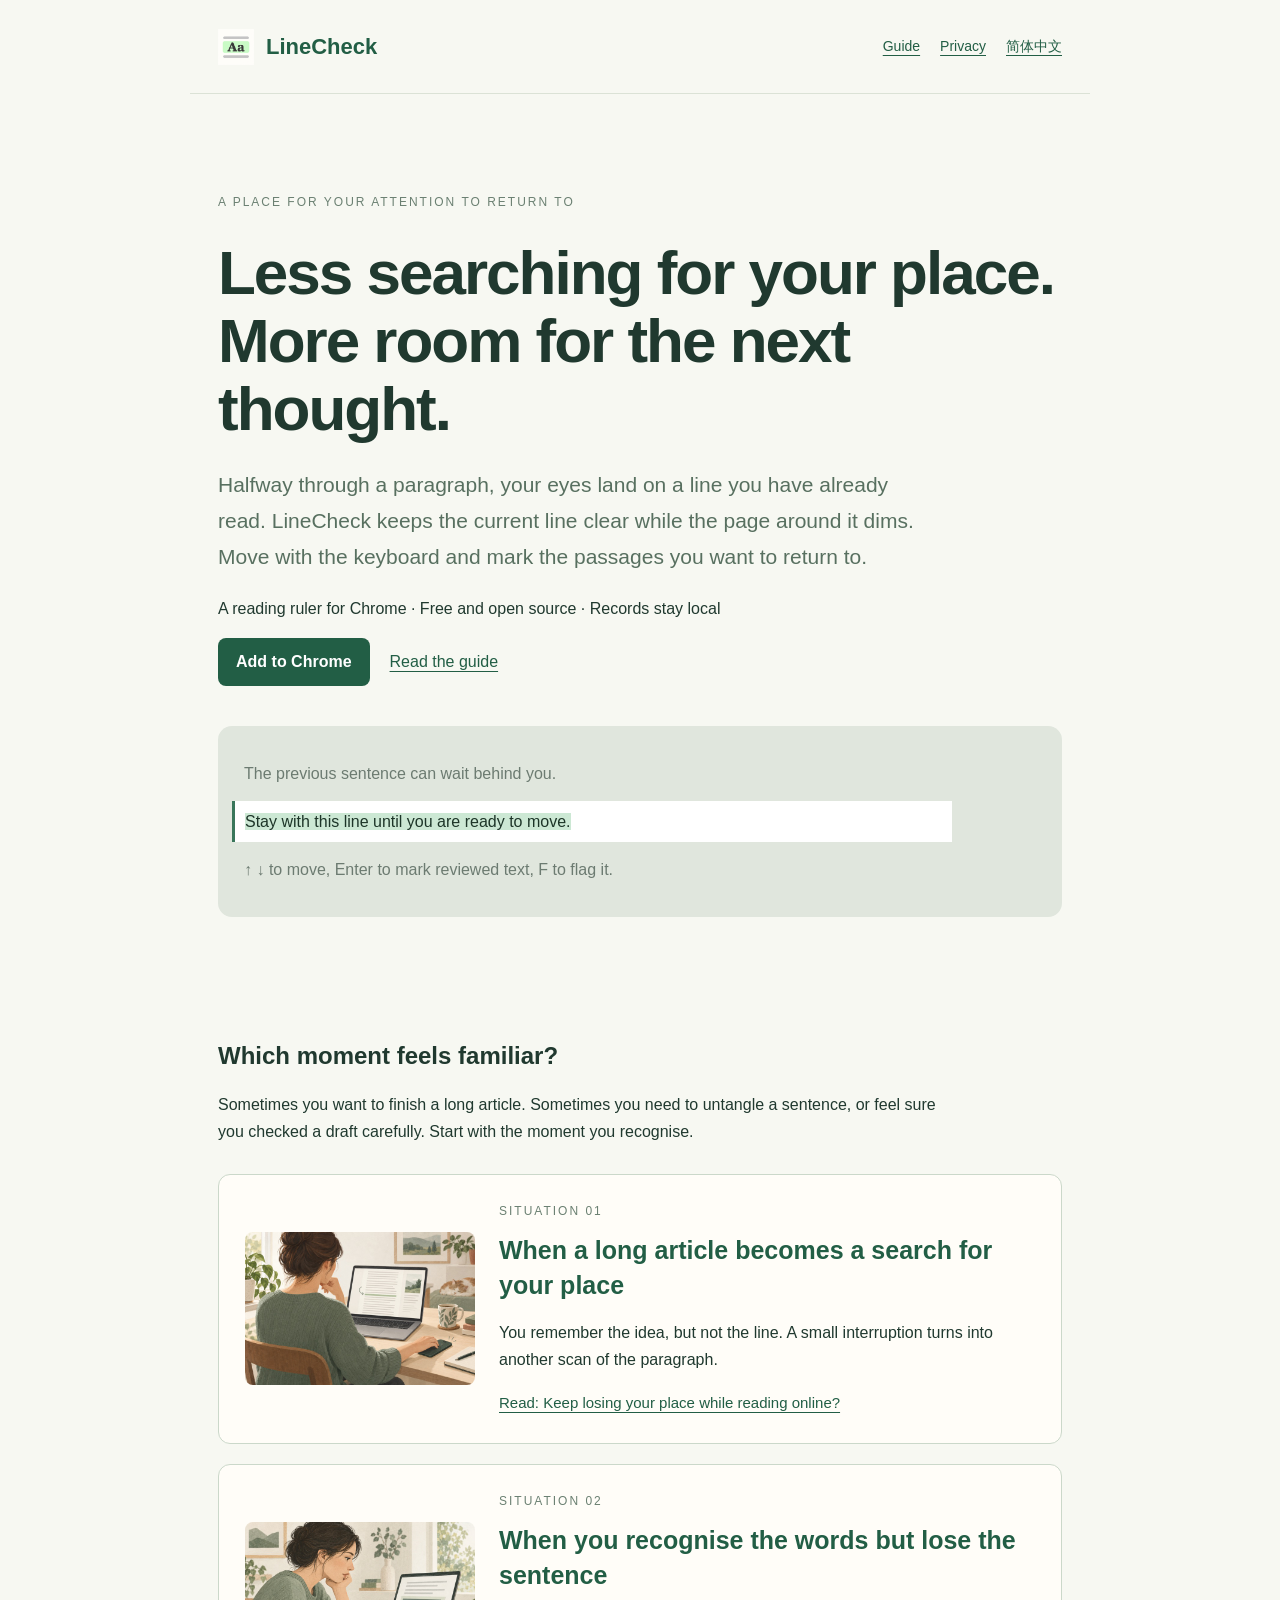
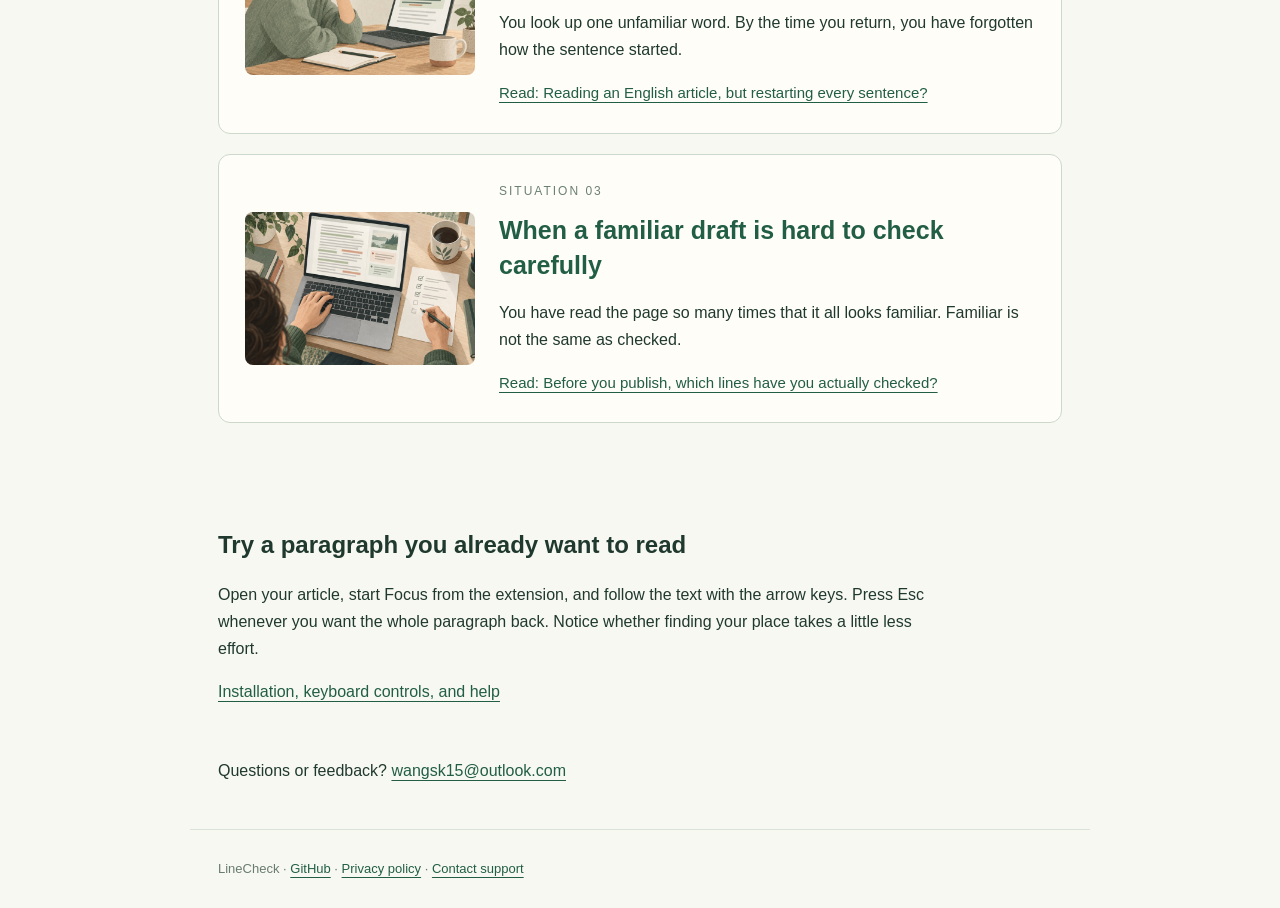
<file: index.html>
<!doctype html>
<html lang="en">
<head>
  <meta charset="utf-8">
  <meta name="viewport" content="width=device-width, initial-scale=1">
  <meta name="google-site-verification" content="XxY82ZQpqLbweqCig42zKTZJ1VW26eSyO7f39wEafzI">
  <title>Reading Ruler for Chrome — Keep Your Place | LineCheck</title>
  <meta name="description" content="Lose your place in long articles, restart English sentences, or forget what you have proofread? Use a Chrome reading ruler and find a workflow for your reading situation.">
  <meta name="robots" content="index, follow, max-image-preview:large">
  <link rel="canonical" href="https://shaokunw.github.io/linecheck-site/">
  <link rel="alternate" hreflang="en" href="https://shaokunw.github.io/linecheck-site/">
  <link rel="alternate" hreflang="zh-CN" href="https://shaokunw.github.io/linecheck-site/zh/">
  <link rel="alternate" hreflang="x-default" href="https://shaokunw.github.io/linecheck-site/">
  <meta property="og:type" content="website">
  <meta property="og:site_name" content="LineCheck">
  <meta property="og:title" content="Reading Ruler for Chrome — Keep Your Place | LineCheck">
  <meta property="og:description" content="Lose your place in long articles, restart English sentences, or forget what you have proofread? Use a Chrome reading ruler and find a workflow for your reading situation.">
  <meta property="og:url" content="https://shaokunw.github.io/linecheck-site/">
  <meta property="og:locale" content="en_US">
  <meta property="og:image" content="https://shaokunw.github.io/linecheck-site/assets/illustrations/reading-place.jpg">
  <meta property="og:image:width" content="1536">
  <meta property="og:image:height" content="1024">
  <meta property="og:image:type" content="image/jpeg">
  <meta property="og:image:alt" content="Illustration of a reader putting down a phone and returning to the highlighted line on a laptop.">
  <meta name="twitter:card" content="summary_large_image">
  <meta name="twitter:title" content="Reading Ruler for Chrome — Keep Your Place | LineCheck">
  <meta name="twitter:description" content="Lose your place in long articles, restart English sentences, or forget what you have proofread? Use a Chrome reading ruler and find a workflow for your reading situation.">
  <meta name="twitter:image" content="https://shaokunw.github.io/linecheck-site/assets/illustrations/reading-place.jpg">
  <meta name="twitter:image:alt" content="Illustration of a reader putting down a phone and returning to the highlighted line on a laptop.">
  <link rel="icon" href="icon.png" type="image/png">
  <link rel="stylesheet" href="style.css?v=20261002-illustrations">
  <script type="application/ld+json">{"@context": "https://schema.org", "@type": "WebPage", "@id": "https://shaokunw.github.io/linecheck-site/#webpage", "url": "https://shaokunw.github.io/linecheck-site/", "name": "Reading Ruler for Chrome — Keep Your Place | LineCheck", "description": "Lose your place in long articles, restart English sentences, or forget what you have proofread? Use a Chrome reading ruler and find a workflow for your reading situation.", "inLanguage": "en", "primaryImageOfPage": {"@type": "ImageObject", "url": "https://shaokunw.github.io/linecheck-site/assets/illustrations/reading-place.jpg", "width": 1536, "height": 1024}}</script>
</head>
<body>
  <a class="skip-link" href="#main">Skip to content</a>
  <header>
    <a class="brand" href="./"><img src="icon.png" alt="" width="36" height="36">LineCheck</a>
    <nav aria-label="Main navigation">
      <a href="guide.html">Guide</a>
      <a href="privacy.html">Privacy</a>
      <a href="zh/" lang="zh-CN" hreflang="zh-CN">简体中文</a>
    </nav>
  </header>
  <main id="main">
    <section class="hero">
      <span class="eyebrow">A place for your attention to return to</span>
      <h1>Less searching for your place.<br>More room for the next thought.</h1>
      <p class="lead">Halfway through a paragraph, your eyes land on a line you have already read. LineCheck keeps the current line clear while the page around it dims. Move with the keyboard and mark the passages you want to return to.</p>
      <p>A reading ruler for Chrome · Free and open source · Records stay local</p>
      <p class="actions"><a class="button" href="https://chromewebstore.google.com/detail/linecheck/pcfmhpdkaplkchannpbidjinmlknlein">Add to Chrome</a><a href="guide.html">Read the guide</a></p>
      <div class="reading" aria-label="Illustration of a reading guide"><p>The previous sentence can wait behind you.</p><p class="focus"><mark>Stay with this line until you are ready to move.</mark></p><p>↑ ↓ to move, Enter to mark reviewed text, F to flag it.</p></div>
    </section>
    <section id="reading-situations" aria-labelledby="situations-title">
      <h2 id="situations-title">Which moment feels familiar?</h2>
      <p>Sometimes you want to finish a long article. Sometimes you need to untangle a sentence, or feel sure you checked a draft carefully. Start with the moment you recognise.</p>
      <div class="scenario-list">
      <article class="scenario-card"><img class="scenario-image" src="assets/illustrations/reading-place-768.jpg" width="768" height="512" alt="Illustration of a reader putting down a phone and returning to the highlighted line on a laptop." loading="lazy" decoding="async"><div class="scenario-copy"><p class="eyebrow">Situation 01</p><h3><a href="articles/lose-place-reading-online.html">When a long article becomes a search for your place</a></h3><p>You remember the idea, but not the line. A small interruption turns into another scan of the paragraph.</p><a class="story-link" href="articles/lose-place-reading-online.html">Read: Keep losing your place while reading online?</a></div></article>
      <article class="scenario-card"><img class="scenario-image" src="assets/illustrations/english-reading-768.jpg" width="768" height="512" alt="Illustration of a reader studying a passage on a laptop, with a notebook beside them." loading="lazy" decoding="async"><div class="scenario-copy"><p class="eyebrow">Situation 02</p><h3><a href="articles/read-english-articles-line-by-line.html">When you recognise the words but lose the sentence</a></h3><p>You look up one unfamiliar word. By the time you return, you have forgotten how the sentence started.</p><a class="story-link" href="articles/read-english-articles-line-by-line.html">Read: Reading an English article, but restarting every sentence?</a></div></article>
      <article class="scenario-card"><img class="scenario-image" src="assets/illustrations/proofreading-768.jpg" width="768" height="512" alt="Illustration of a reader reviewing green and red marked passages alongside a paper checklist." loading="lazy" decoding="async"><div class="scenario-copy"><p class="eyebrow">Situation 03</p><h3><a href="articles/proofread-web-page-line-by-line.html">When a familiar draft is hard to check carefully</a></h3><p>You have read the page so many times that it all looks familiar. Familiar is not the same as checked.</p><a class="story-link" href="articles/proofread-web-page-line-by-line.html">Read: Before you publish, which lines have you actually checked?</a></div></article>
      </div>
    </section>
    <section class="try-reading"><h2>Try a paragraph you already want to read</h2><p>Open your article, start Focus from the extension, and follow the text with the arrow keys. Press Esc whenever you want the whole paragraph back. Notice whether finding your place takes a little less effort.</p><p><a href="guide.html">Installation, keyboard controls, and help</a></p></section>
    <p id="support">Questions or feedback? <a href="mailto:wangsk15@outlook.com">wangsk15@outlook.com</a></p>
  </main>
  <footer>LineCheck · <a href="https://github.com/shaokunW/linecheck">GitHub</a> · <a href="privacy.html">Privacy policy</a> · <a href="mailto:wangsk15@outlook.com">Contact support</a></footer>
</body>
</html>
</file>
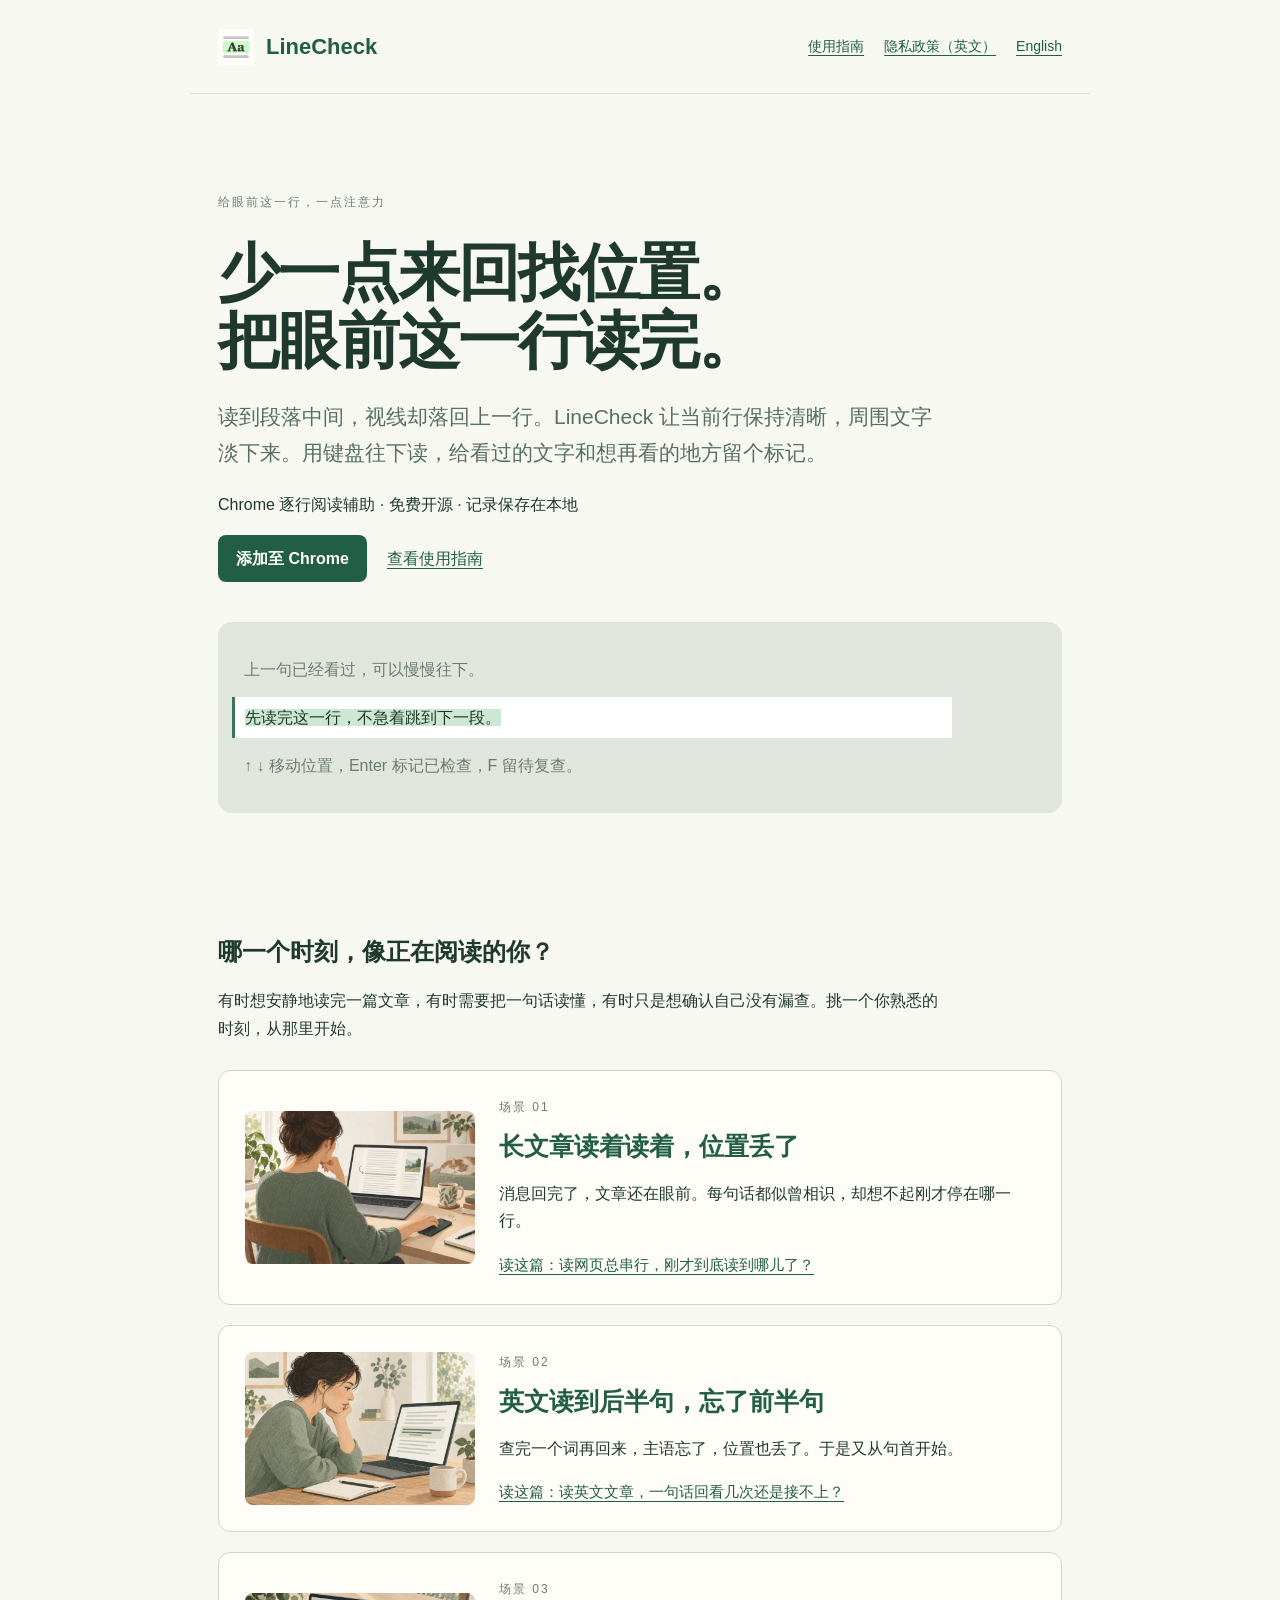
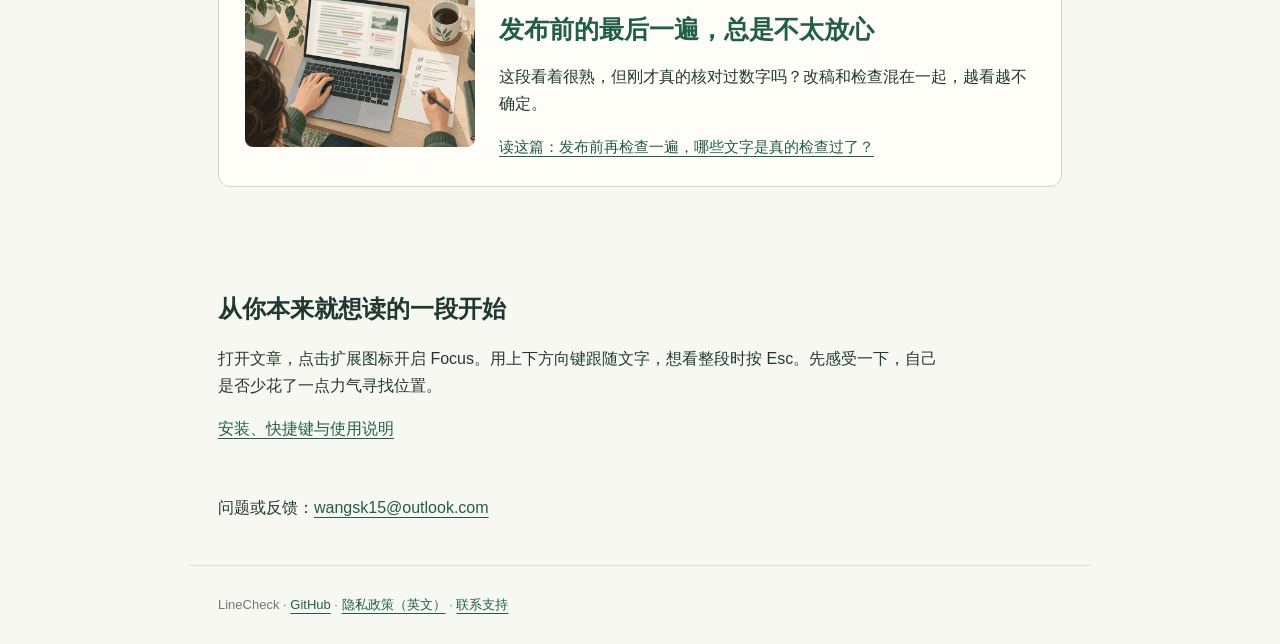
<file: zh/index.html>
<!doctype html>
<html lang="zh-CN">
<head>
  <meta charset="utf-8">
  <meta name="viewport" content="width=device-width, initial-scale=1">
  <title>网页阅读总串行？Chrome 逐行阅读辅助 | LineCheck</title>
  <meta name="description" content="长文章总串行、英文长句反复回看、校对时忘了检查到哪里？用 LineCheck 跟住当前行，再从三个具体阅读场景中找到适合自己的方法。">
  <meta name="robots" content="index, follow, max-image-preview:large">
  <link rel="canonical" href="https://shaokunw.github.io/linecheck-site/zh/">
  <link rel="alternate" hreflang="en" href="https://shaokunw.github.io/linecheck-site/">
  <link rel="alternate" hreflang="zh-CN" href="https://shaokunw.github.io/linecheck-site/zh/">
  <link rel="alternate" hreflang="x-default" href="https://shaokunw.github.io/linecheck-site/">
  <meta property="og:type" content="website">
  <meta property="og:site_name" content="LineCheck">
  <meta property="og:title" content="网页阅读总串行？Chrome 逐行阅读辅助 | LineCheck">
  <meta property="og:description" content="长文章总串行、英文长句反复回看、校对时忘了检查到哪里？用 LineCheck 跟住当前行，再从三个具体阅读场景中找到适合自己的方法。">
  <meta property="og:url" content="https://shaokunw.github.io/linecheck-site/zh/">
  <meta property="og:locale" content="zh_CN">
  <meta property="og:image" content="https://shaokunw.github.io/linecheck-site/assets/illustrations/reading-place.jpg">
  <meta property="og:image:width" content="1536">
  <meta property="og:image:height" content="1024">
  <meta property="og:image:type" content="image/jpeg">
  <meta property="og:image:alt" content="插画：读者放下手机，回到笔记本电脑上标出的当前阅读行。">
  <meta name="twitter:card" content="summary_large_image">
  <meta name="twitter:title" content="网页阅读总串行？Chrome 逐行阅读辅助 | LineCheck">
  <meta name="twitter:description" content="长文章总串行、英文长句反复回看、校对时忘了检查到哪里？用 LineCheck 跟住当前行，再从三个具体阅读场景中找到适合自己的方法。">
  <meta name="twitter:image" content="https://shaokunw.github.io/linecheck-site/assets/illustrations/reading-place.jpg">
  <meta name="twitter:image:alt" content="插画：读者放下手机，回到笔记本电脑上标出的当前阅读行。">
  <link rel="icon" href="../icon.png" type="image/png">
  <link rel="stylesheet" href="../style.css?v=20261002-illustrations">
  <script type="application/ld+json">{"@context": "https://schema.org", "@type": "WebPage", "@id": "https://shaokunw.github.io/linecheck-site/zh/#webpage", "url": "https://shaokunw.github.io/linecheck-site/zh/", "name": "网页阅读总串行？Chrome 逐行阅读辅助 | LineCheck", "description": "长文章总串行、英文长句反复回看、校对时忘了检查到哪里？用 LineCheck 跟住当前行，再从三个具体阅读场景中找到适合自己的方法。", "inLanguage": "zh-CN", "primaryImageOfPage": {"@type": "ImageObject", "url": "https://shaokunw.github.io/linecheck-site/assets/illustrations/reading-place.jpg", "width": 1536, "height": 1024}}</script>
</head>
<body>
  <a class="skip-link" href="#main">跳至正文</a>
  <header>
    <a class="brand" href="./"><img src="../icon.png" alt="" width="36" height="36">LineCheck</a>
    <nav aria-label="主导航">
      <a href="guide.html">使用指南</a>
      <a href="../privacy.html">隐私政策（英文）</a>
      <a href="../" lang="en" hreflang="en">English</a>
    </nav>
  </header>
  <main id="main">
    <section class="hero">
      <span class="eyebrow">给眼前这一行，一点注意力</span>
      <h1>少一点来回找位置。<br>把眼前这一行读完。</h1>
      <p class="lead">读到段落中间，视线却落回上一行。LineCheck 让当前行保持清晰，周围文字淡下来。用键盘往下读，给看过的文字和想再看的地方留个标记。</p>
      <p>Chrome 逐行阅读辅助 · 免费开源 · 记录保存在本地</p>
      <p class="actions"><a class="button" href="https://chromewebstore.google.com/detail/linecheck/pcfmhpdkaplkchannpbidjinmlknlein">添加至 Chrome</a><a href="guide.html">查看使用指南</a></p>
      <div class="reading" aria-label="逐行阅读效果示意"><p>上一句已经看过，可以慢慢往下。</p><p class="focus"><mark>先读完这一行，不急着跳到下一段。</mark></p><p>↑ ↓ 移动位置，Enter 标记已检查，F 留待复查。</p></div>
    </section>
    <section id="reading-situations" aria-labelledby="situations-title">
      <h2 id="situations-title">哪一个时刻，像正在阅读的你？</h2>
      <p>有时想安静地读完一篇文章，有时需要把一句话读懂，有时只是想确认自己没有漏查。挑一个你熟悉的时刻，从那里开始。</p>
      <div class="scenario-list">
      <article class="scenario-card"><img class="scenario-image" src="../assets/illustrations/reading-place-768.jpg" width="768" height="512" alt="插画：读者放下手机，回到笔记本电脑上标出的当前阅读行。" loading="lazy" decoding="async"><div class="scenario-copy"><p class="eyebrow">场景 01</p><h3><a href="articles/lose-place-reading-online.html">长文章读着读着，位置丢了</a></h3><p>消息回完了，文章还在眼前。每句话都似曾相识，却想不起刚才停在哪一行。</p><a class="story-link" href="articles/lose-place-reading-online.html">读这篇：读网页总串行，刚才到底读到哪儿了？</a></div></article>
      <article class="scenario-card"><img class="scenario-image" src="../assets/illustrations/english-reading-768.jpg" width="768" height="512" alt="插画：读者托腮细读电脑上的文字，身旁放着记录疑问的笔记本。" loading="lazy" decoding="async"><div class="scenario-copy"><p class="eyebrow">场景 02</p><h3><a href="articles/read-english-articles-line-by-line.html">英文读到后半句，忘了前半句</a></h3><p>查完一个词再回来，主语忘了，位置也丢了。于是又从句首开始。</p><a class="story-link" href="articles/read-english-articles-line-by-line.html">读这篇：读英文文章，一句话回看几次还是接不上？</a></div></article>
      <article class="scenario-card"><img class="scenario-image" src="../assets/illustrations/proofreading-768.jpg" width="768" height="512" alt="插画：读者对照检查清单，复查网页上绿色和红色标记的段落。" loading="lazy" decoding="async"><div class="scenario-copy"><p class="eyebrow">场景 03</p><h3><a href="articles/proofread-web-page-line-by-line.html">发布前的最后一遍，总是不太放心</a></h3><p>这段看着很熟，但刚才真的核对过数字吗？改稿和检查混在一起，越看越不确定。</p><a class="story-link" href="articles/proofread-web-page-line-by-line.html">读这篇：发布前再检查一遍，哪些文字是真的检查过了？</a></div></article>
      </div>
    </section>
    <section class="try-reading"><h2>从你本来就想读的一段开始</h2><p>打开文章，点击扩展图标开启 Focus。用上下方向键跟随文字，想看整段时按 Esc。先感受一下，自己是否少花了一点力气寻找位置。</p><p><a href="guide.html">安装、快捷键与使用说明</a></p></section>
    <p id="support">问题或反馈：<a href="mailto:wangsk15@outlook.com">wangsk15@outlook.com</a></p>
  </main>
  <footer>LineCheck · <a href="https://github.com/shaokunW/linecheck">GitHub</a> · <a href="../privacy.html">隐私政策（英文）</a> · <a href="mailto:wangsk15@outlook.com">联系支持</a></footer>
</body>
</html>
</file>
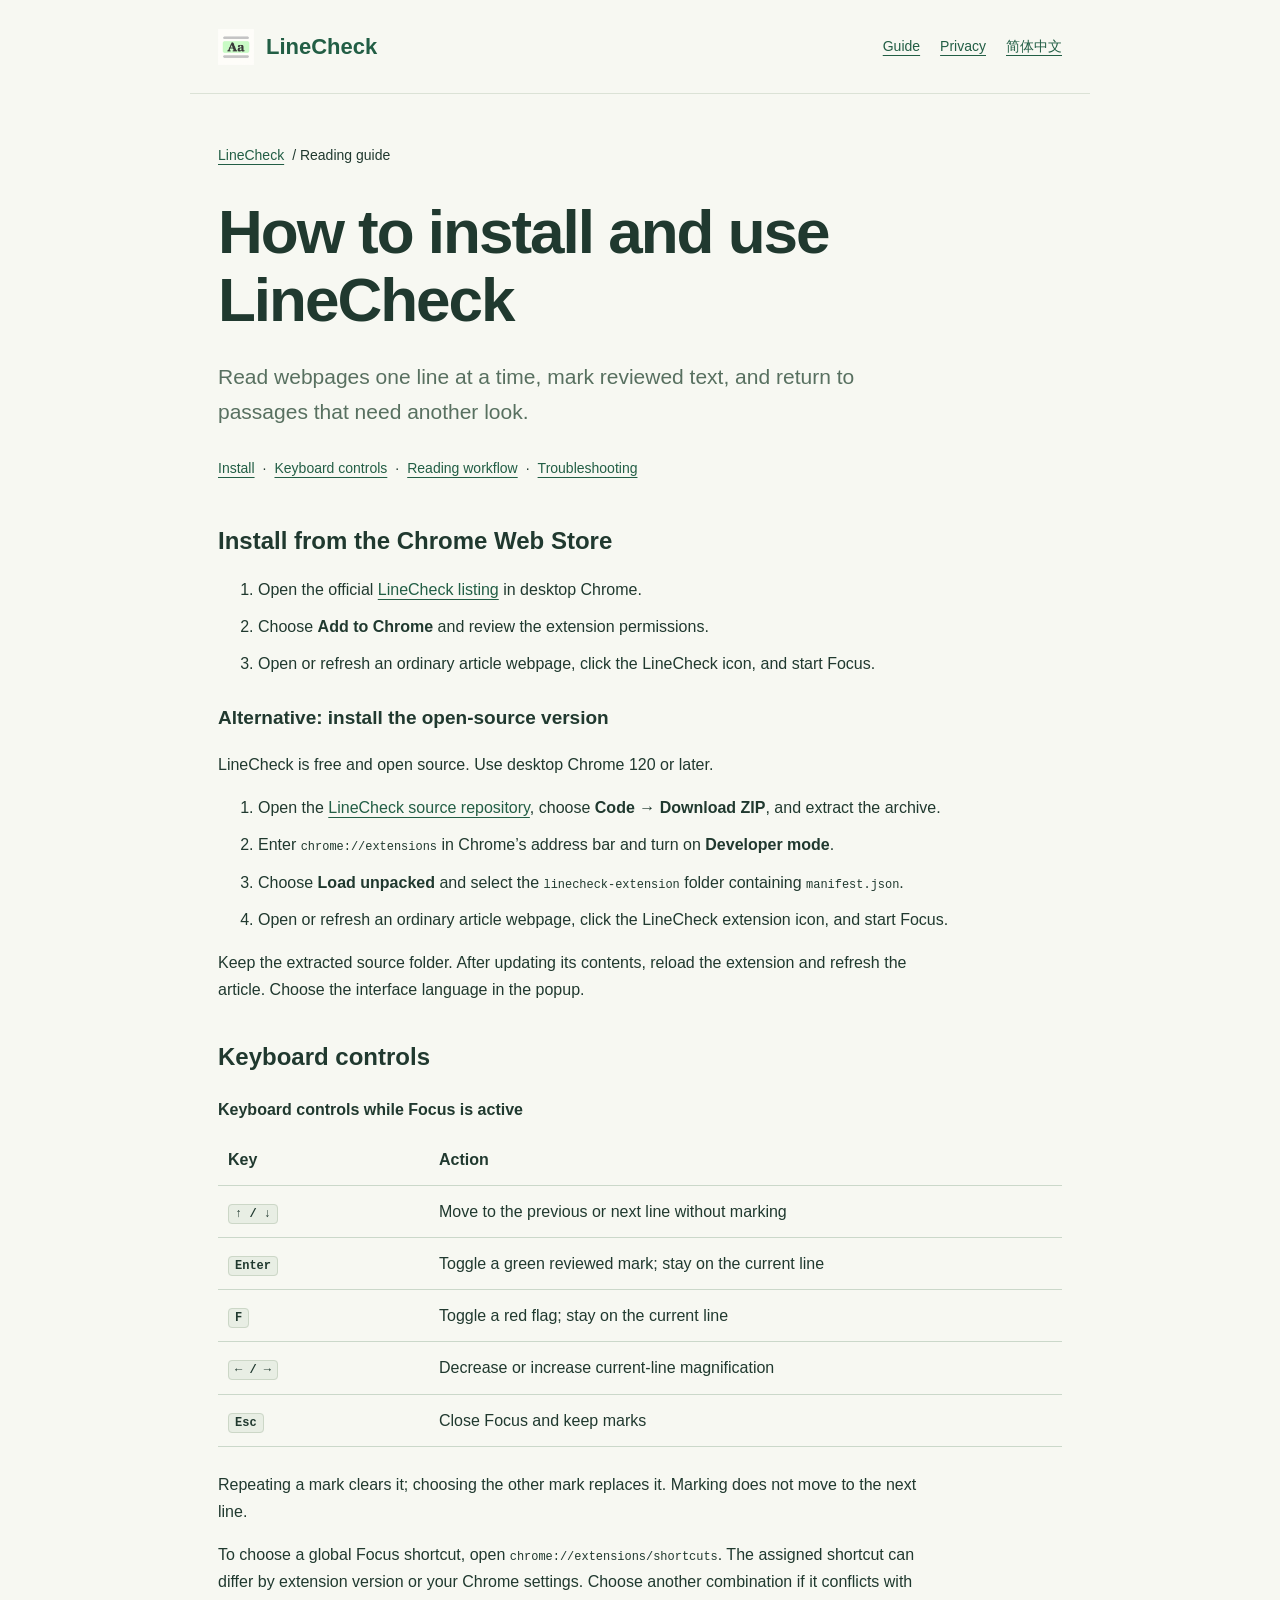
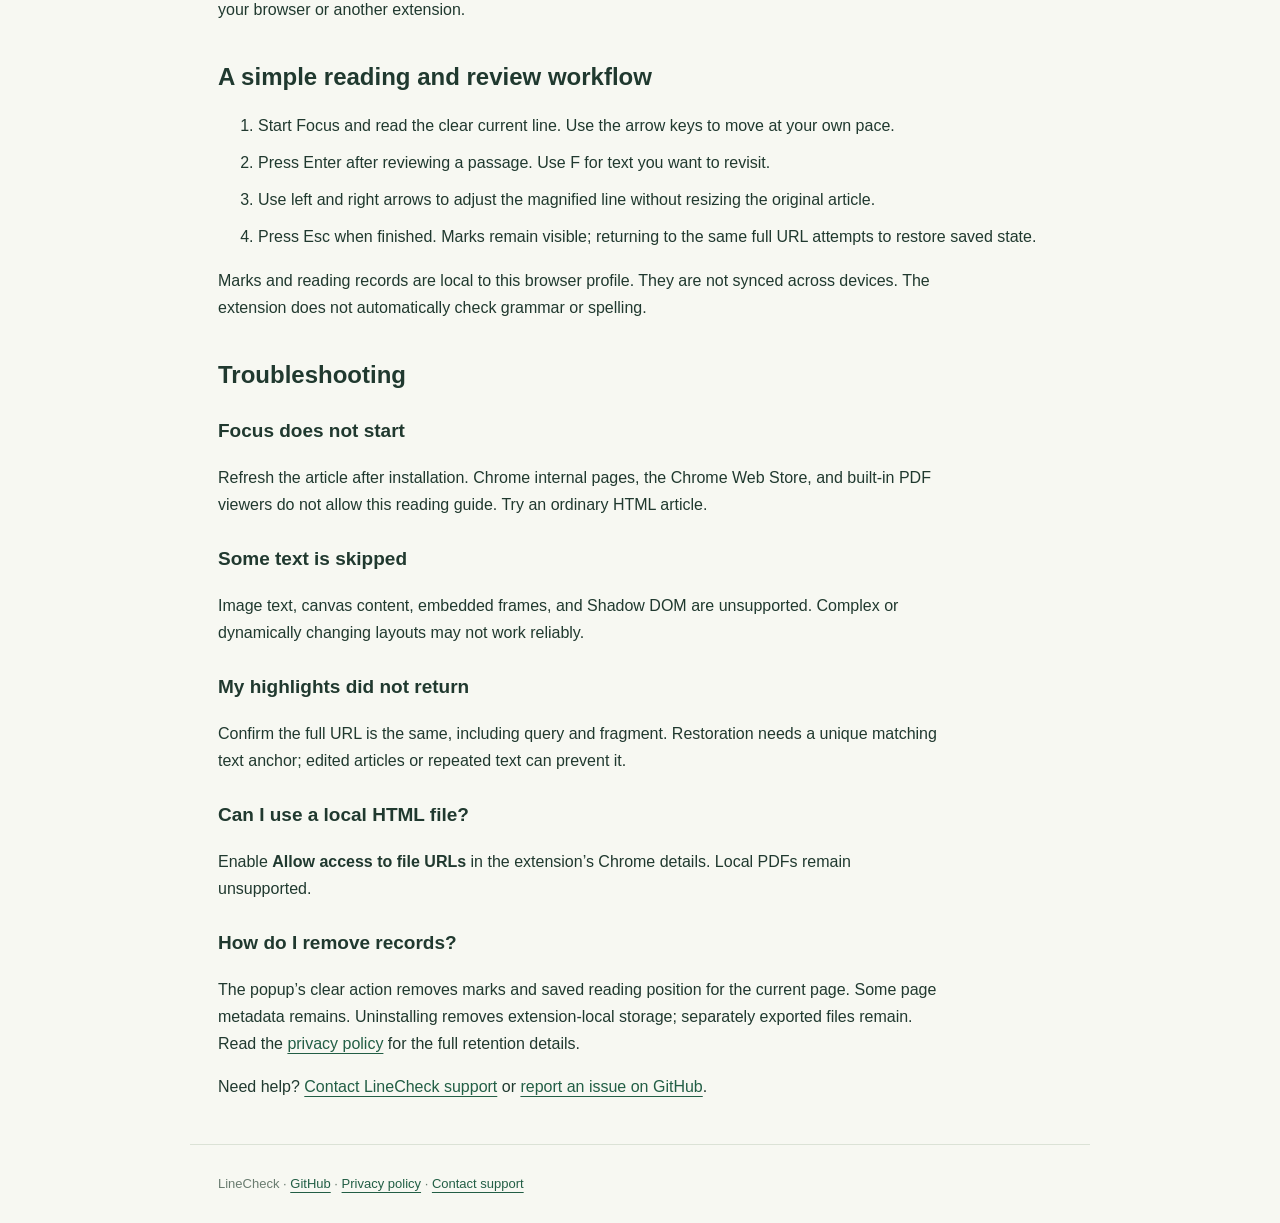
<file: guide.html>
<!doctype html>
<html lang="en">
<head>
  <meta charset="utf-8">
  <meta name="viewport" content="width=device-width, initial-scale=1">
  <title>How to Install &amp; Use LineCheck in Chrome</title>
  <meta name="description" content="Install the free LineCheck reading guide in Chrome. Learn keyboard navigation, green and red text highlights, line magnification, and fixes for common reading issues.">
  <meta name="robots" content="index, follow, max-image-preview:large">
  <link rel="canonical" href="https://shaokunw.github.io/linecheck-site/guide.html">
  <link rel="alternate" hreflang="en" href="https://shaokunw.github.io/linecheck-site/guide.html">
  <link rel="alternate" hreflang="zh-CN" href="https://shaokunw.github.io/linecheck-site/zh/guide.html">
  <link rel="alternate" hreflang="x-default" href="https://shaokunw.github.io/linecheck-site/guide.html">
  <meta property="og:type" content="article">
  <meta property="og:site_name" content="LineCheck">
  <meta property="og:title" content="How to Install &amp; Use LineCheck in Chrome">
  <meta property="og:description" content="Install the free LineCheck reading guide in Chrome. Learn keyboard navigation, green and red text highlights, line magnification, and fixes for common reading issues.">
  <meta property="og:url" content="https://shaokunw.github.io/linecheck-site/guide.html">
  <meta property="og:locale" content="en_US">
  <meta property="og:image" content="https://shaokunw.github.io/linecheck-site/icon.png">
  <meta property="og:image:alt" content="LineCheck icon">
  <meta name="twitter:card" content="summary">
  <meta name="twitter:title" content="How to Install &amp; Use LineCheck in Chrome">
  <meta name="twitter:description" content="Install the free LineCheck reading guide in Chrome. Learn keyboard navigation, green and red text highlights, line magnification, and fixes for common reading issues.">
  <meta name="twitter:image" content="https://shaokunw.github.io/linecheck-site/icon.png">
  <meta name="twitter:image:alt" content="LineCheck icon">
  <link rel="icon" href="icon.png" type="image/png">
  <link rel="stylesheet" href="style.css?v=20261002-illustrations">
  <script type="application/ld+json">{"@context": "https://schema.org", "@type": "WebPage", "@id": "https://shaokunw.github.io/linecheck-site/guide.html#webpage", "url": "https://shaokunw.github.io/linecheck-site/guide.html", "name": "How to Install & Use LineCheck in Chrome", "description": "Install the free LineCheck reading guide in Chrome. Learn keyboard navigation, green and red text highlights, line magnification, and fixes for common reading issues.", "inLanguage": "en", "breadcrumb": {"@type": "BreadcrumbList", "itemListElement": [{"@type": "ListItem", "position": 1, "name": "LineCheck", "item": "https://shaokunw.github.io/linecheck-site/"}, {"@type": "ListItem", "position": 2, "name": "How to Install & Use LineCheck in Chrome", "item": "https://shaokunw.github.io/linecheck-site/guide.html"}]}, "mainEntity": {"@type": "TechArticle", "headline": "How to Install & Use LineCheck in Chrome", "description": "Install the free LineCheck reading guide in Chrome. Learn keyboard navigation, green and red text highlights, line magnification, and fixes for common reading issues.", "inLanguage": "en"}}</script>
</head>
<body>
  <a class="skip-link" href="#main">Skip to content</a>
  <header>
    <a class="brand" href="./"><img src="icon.png" alt="" width="36" height="36">LineCheck</a>
    <nav aria-label="Main navigation">
      <a href="guide.html">Guide</a>
      <a href="privacy.html">Privacy</a>
      <a href="zh/guide.html" lang="zh-CN" hreflang="zh-CN">简体中文</a>
    </nav>
  </header>
  <main id="main">
    <nav class="breadcrumbs" aria-label="Breadcrumb"><a href="./">LineCheck</a> / Reading guide</nav>
    <h1>How to install and use LineCheck</h1>
    <p class="lead">Read webpages one line at a time, mark reviewed text, and return to passages that need another look.</p>
    <nav class="contents" aria-label="On this page"><a href="#install">Install</a> · <a href="#controls">Keyboard controls</a> · <a href="#workflow">Reading workflow</a> · <a href="#troubleshooting">Troubleshooting</a></nav>
    <section id="install"><h2>Install from the Chrome Web Store</h2><ol><li>Open the official <a href="https://chromewebstore.google.com/detail/linecheck/pcfmhpdkaplkchannpbidjinmlknlein">LineCheck listing</a> in desktop Chrome.</li><li>Choose <strong>Add to Chrome</strong> and review the extension permissions.</li><li>Open or refresh an ordinary article webpage, click the LineCheck icon, and start Focus.</li></ol><h3>Alternative: install the open-source version</h3><p>LineCheck is free and open source. Use desktop Chrome 120 or later.</p><ol><li>Open the <a href="https://github.com/shaokunW/linecheck">LineCheck source repository</a>, choose <strong>Code → Download ZIP</strong>, and extract the archive.</li><li>Enter <code>chrome://extensions</code> in Chrome’s address bar and turn on <strong>Developer mode</strong>.</li><li>Choose <strong>Load unpacked</strong> and select the <code>linecheck-extension</code> folder containing <code>manifest.json</code>.</li><li>Open or refresh an ordinary article webpage, click the LineCheck extension icon, and start Focus.</li></ol><p>Keep the extracted source folder. After updating its contents, reload the extension and refresh the article. Choose the interface language in the popup.</p></section>
    <section id="controls"><h2>Keyboard controls</h2><table><caption>Keyboard controls while Focus is active</caption><thead><tr><th scope="col">Key</th><th scope="col">Action</th></tr></thead><tbody><tr><th scope="row"><kbd>↑ / ↓</kbd></th><td>Move to the previous or next line without marking</td></tr><tr><th scope="row"><kbd>Enter</kbd></th><td>Toggle a green reviewed mark; stay on the current line</td></tr><tr><th scope="row"><kbd>F</kbd></th><td>Toggle a red flag; stay on the current line</td></tr><tr><th scope="row"><kbd>← / →</kbd></th><td>Decrease or increase current-line magnification</td></tr><tr><th scope="row"><kbd>Esc</kbd></th><td>Close Focus and keep marks</td></tr></tbody></table><p>Repeating a mark clears it; choosing the other mark replaces it. Marking does not move to the next line.</p><p>To choose a global Focus shortcut, open <code>chrome://extensions/shortcuts</code>. The assigned shortcut can differ by extension version or your Chrome settings. Choose another combination if it conflicts with your browser or another extension.</p></section>
    <section id="workflow"><h2>A simple reading and review workflow</h2><ol><li>Start Focus and read the clear current line. Use the arrow keys to move at your own pace.</li><li>Press Enter after reviewing a passage. Use F for text you want to revisit.</li><li>Use left and right arrows to adjust the magnified line without resizing the original article.</li><li>Press Esc when finished. Marks remain visible; returning to the same full URL attempts to restore saved state.</li></ol><p>Marks and reading records are local to this browser profile. They are not synced across devices. The extension does not automatically check grammar or spelling.</p></section>
    <section id="troubleshooting"><h2>Troubleshooting</h2><h3>Focus does not start</h3><p>Refresh the article after installation. Chrome internal pages, the Chrome Web Store, and built-in PDF viewers do not allow this reading guide. Try an ordinary HTML article.</p><h3>Some text is skipped</h3><p>Image text, canvas content, embedded frames, and Shadow DOM are unsupported. Complex or dynamically changing layouts may not work reliably.</p><h3>My highlights did not return</h3><p>Confirm the full URL is the same, including query and fragment. Restoration needs a unique matching text anchor; edited articles or repeated text can prevent it.</p><h3>Can I use a local HTML file?</h3><p>Enable <strong>Allow access to file URLs</strong> in the extension’s Chrome details. Local PDFs remain unsupported.</p><h3>How do I remove records?</h3><p>The popup’s clear action removes marks and saved reading position for the current page. Some page metadata remains. Uninstalling removes extension-local storage; separately exported files remain. Read the <a href="privacy.html">privacy policy</a> for the full retention details.</p></section>
    <p>Need help? <a href="mailto:wangsk15@outlook.com">Contact LineCheck support</a> or <a href="https://github.com/shaokunW/linecheck/issues">report an issue on GitHub</a>.</p>
  </main>
  <footer>LineCheck · <a href="https://github.com/shaokunW/linecheck">GitHub</a> · <a href="privacy.html">Privacy policy</a> · <a href="mailto:wangsk15@outlook.com">Contact support</a></footer>
</body>
</html>
</file>
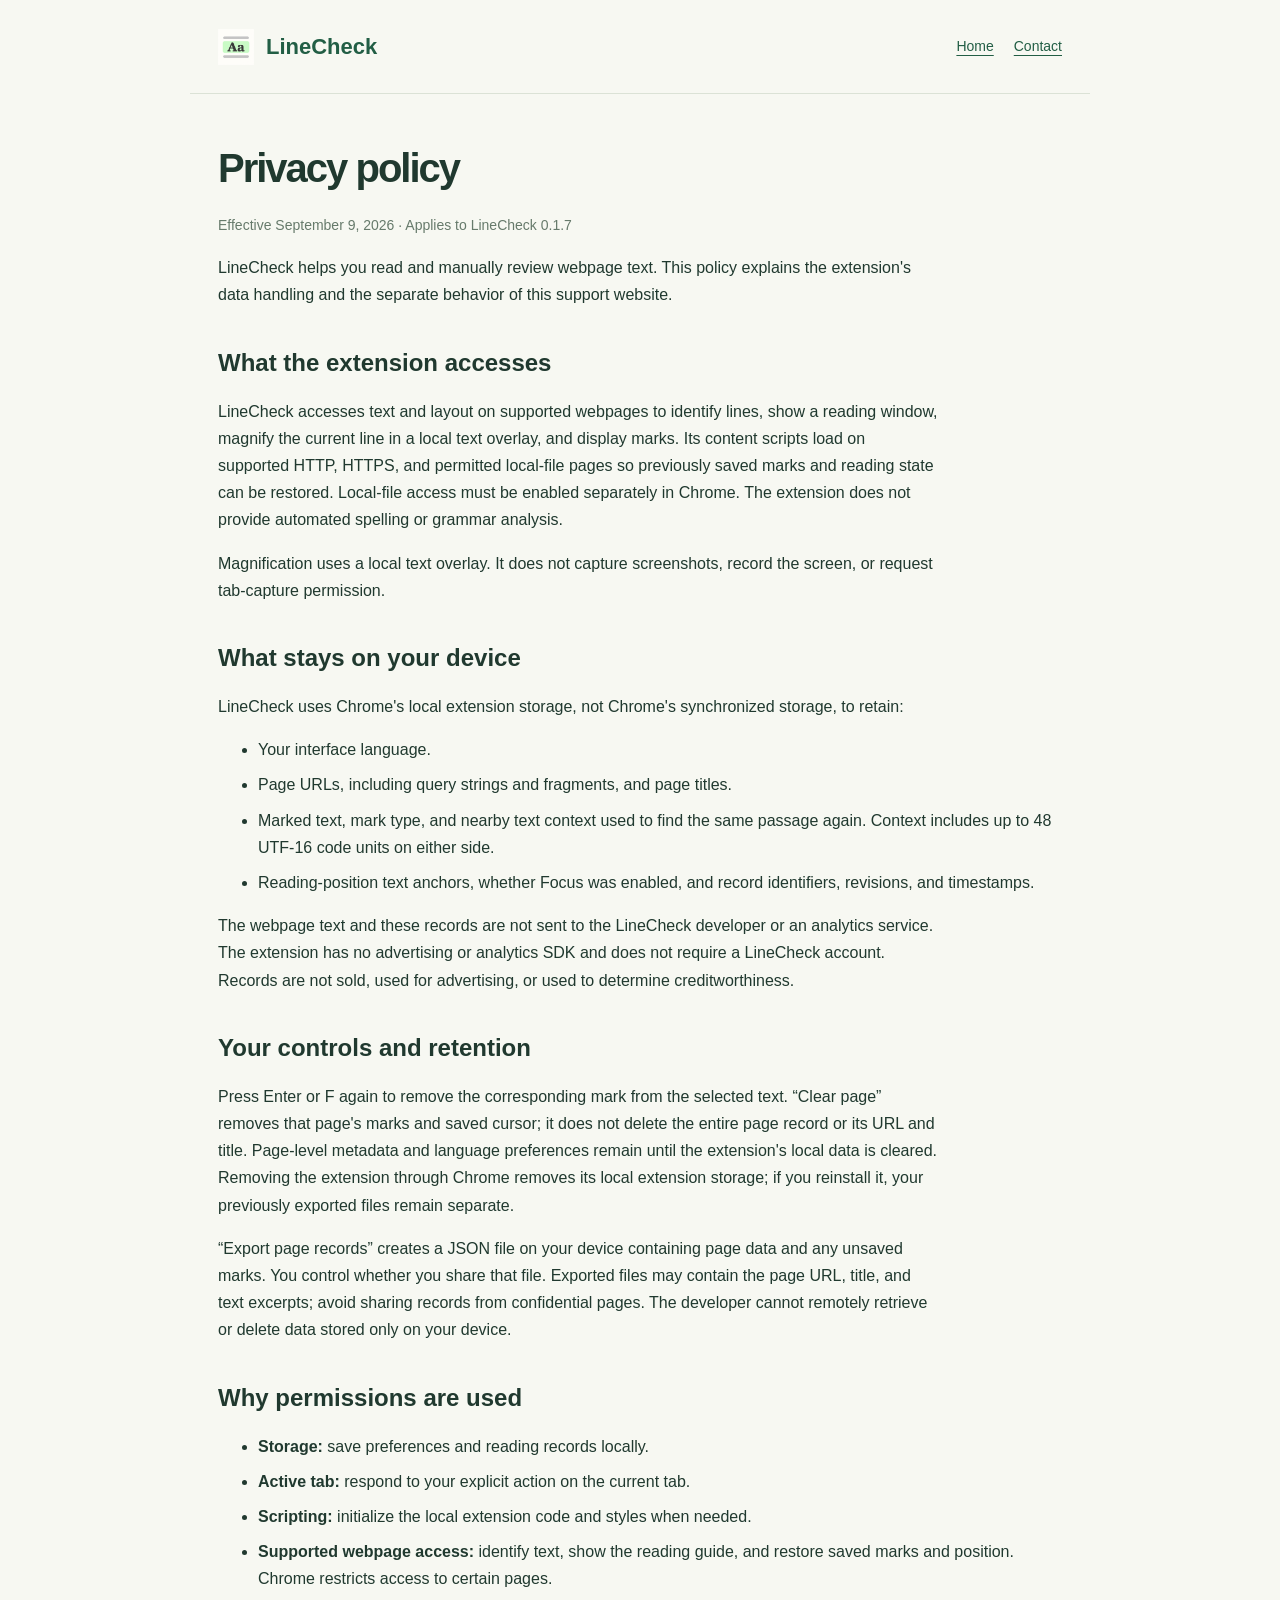
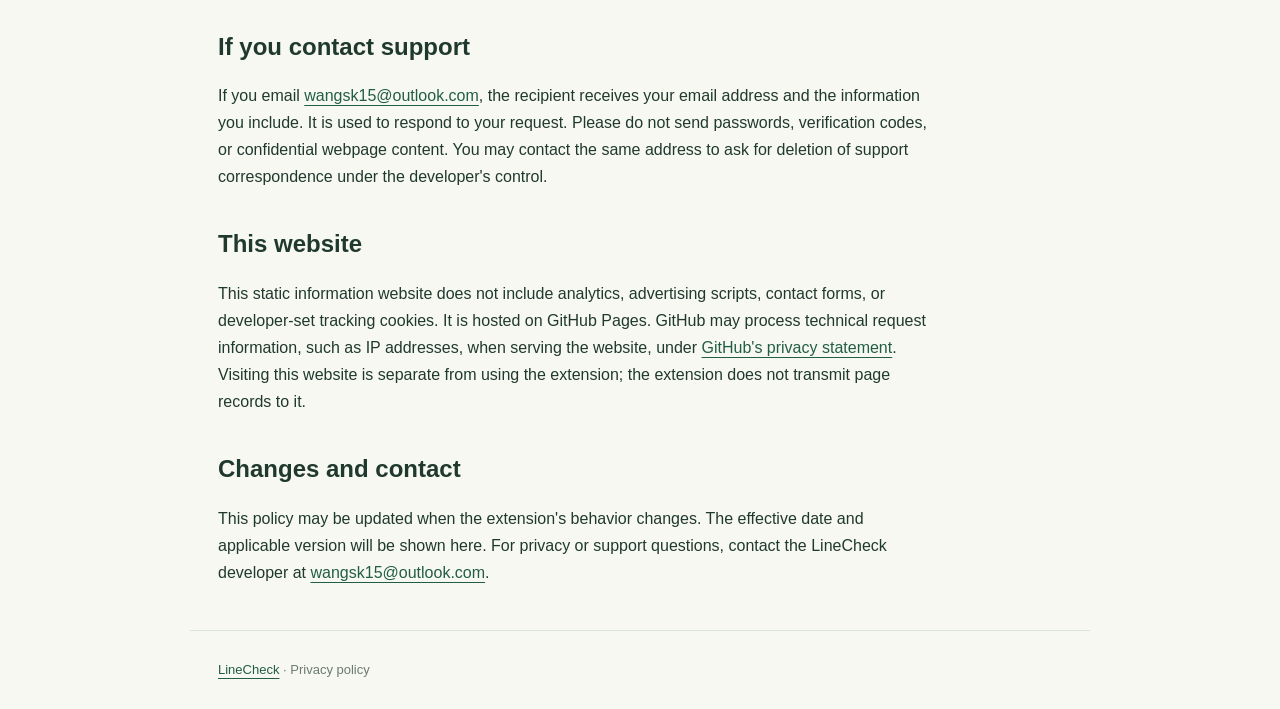
<file: privacy.html>
<!doctype html>
<html lang="en">
<head>
  <meta charset="utf-8">
  <meta name="viewport" content="width=device-width, initial-scale=1">
  <title>LineCheck Privacy Policy — Local Reading Records</title>
  <meta name="description" content="How LineCheck processes webpage text locally, stores reading marks and page records, and handles permissions, data retention, and support requests.">
  <meta name="robots" content="index, follow, max-image-preview:large">
  <link rel="canonical" href="https://shaokunw.github.io/linecheck-site/privacy.html">
  <meta property="og:type" content="website">
  <meta property="og:site_name" content="LineCheck">
  <meta property="og:title" content="LineCheck Privacy Policy — Local Reading Records">
  <meta property="og:description" content="How LineCheck processes webpage text locally, stores reading marks and page records, and handles permissions, data retention, and support requests.">
  <meta property="og:url" content="https://shaokunw.github.io/linecheck-site/privacy.html">
  <meta property="og:locale" content="en_US">
  <meta property="og:image" content="https://shaokunw.github.io/linecheck-site/icon.png">
  <meta property="og:image:alt" content="LineCheck icon">
  <meta name="twitter:card" content="summary">
  <meta name="twitter:title" content="LineCheck Privacy Policy — Local Reading Records">
  <meta name="twitter:description" content="How LineCheck processes webpage text locally, stores reading marks and page records, and handles permissions, data retention, and support requests.">
  <meta name="twitter:image" content="https://shaokunw.github.io/linecheck-site/icon.png">
  <meta name="twitter:image:alt" content="LineCheck icon">
  <link rel="icon" href="icon.png" type="image/png">
  <link rel="stylesheet" href="style.css?v=20261002-illustrations">
  <script type="application/ld+json">{"@context": "https://schema.org", "@type": "WebPage", "@id": "https://shaokunw.github.io/linecheck-site/privacy.html#webpage", "url": "https://shaokunw.github.io/linecheck-site/privacy.html", "name": "LineCheck Privacy Policy — Local Reading Records", "description": "How LineCheck processes webpage text locally, stores reading marks and page records, and handles permissions, data retention, and support requests.", "inLanguage": "en"}</script>
</head><body><header><a class="brand" href="./"><img src="icon.png" alt="" width="36" height="36">LineCheck</a><nav><a href="./">Home</a><a href="mailto:wangsk15@outlook.com">Contact</a></nav></header><main class="policy"><h1>Privacy policy</h1><p class="meta">Effective September 9, 2026 · Applies to LineCheck 0.1.7</p><p>LineCheck helps you read and manually review webpage text. This policy explains the extension's data handling and the separate behavior of this support website.</p><h2>What the extension accesses</h2><p>LineCheck accesses text and layout on supported webpages to identify lines, show a reading window, magnify the current line in a local text overlay, and display marks. Its content scripts load on supported HTTP, HTTPS, and permitted local-file pages so previously saved marks and reading state can be restored. Local-file access must be enabled separately in Chrome. The extension does not provide automated spelling or grammar analysis.</p><p>Magnification uses a local text overlay. It does not capture screenshots, record the screen, or request tab-capture permission.</p><h2>What stays on your device</h2><p>LineCheck uses Chrome's local extension storage, not Chrome's synchronized storage, to retain:</p><ul><li>Your interface language.</li><li>Page URLs, including query strings and fragments, and page titles.</li><li>Marked text, mark type, and nearby text context used to find the same passage again. Context includes up to 48 UTF-16 code units on either side.</li><li>Reading-position text anchors, whether Focus was enabled, and record identifiers, revisions, and timestamps.</li></ul><p>The webpage text and these records are not sent to the LineCheck developer or an analytics service. The extension has no advertising or analytics SDK and does not require a LineCheck account. Records are not sold, used for advertising, or used to determine creditworthiness.</p><h2>Your controls and retention</h2><p>Press Enter or F again to remove the corresponding mark from the selected text. “Clear page” removes that page's marks and saved cursor; it does not delete the entire page record or its URL and title. Page-level metadata and language preferences remain until the extension's local data is cleared. Removing the extension through Chrome removes its local extension storage; if you reinstall it, your previously exported files remain separate.</p><p>“Export page records” creates a JSON file on your device containing page data and any unsaved marks. You control whether you share that file. Exported files may contain the page URL, title, and text excerpts; avoid sharing records from confidential pages. The developer cannot remotely retrieve or delete data stored only on your device.</p><h2>Why permissions are used</h2><ul><li><strong>Storage:</strong> save preferences and reading records locally.</li><li><strong>Active tab:</strong> respond to your explicit action on the current tab.</li><li><strong>Scripting:</strong> initialize the local extension code and styles when needed.</li><li><strong>Supported webpage access:</strong> identify text, show the reading guide, and restore saved marks and position. Chrome restricts access to certain pages.</li></ul><h2>If you contact support</h2><p>If you email <a href="mailto:wangsk15@outlook.com">wangsk15@outlook.com</a>, the recipient receives your email address and the information you include. It is used to respond to your request. Please do not send passwords, verification codes, or confidential webpage content. You may contact the same address to ask for deletion of support correspondence under the developer's control.</p><h2>This website</h2><p>This static information website does not include analytics, advertising scripts, contact forms, or developer-set tracking cookies. It is hosted on GitHub Pages. GitHub may process technical request information, such as IP addresses, when serving the website, under <a href="https://docs.github.com/en/site-policy/privacy-policies/github-general-privacy-statement">GitHub's privacy statement</a>. Visiting this website is separate from using the extension; the extension does not transmit page records to it.</p><h2>Changes and contact</h2><p>This policy may be updated when the extension's behavior changes. The effective date and applicable version will be shown here. For privacy or support questions, contact the LineCheck developer at <a href="mailto:wangsk15@outlook.com">wangsk15@outlook.com</a>.</p></main><footer><a href="./">LineCheck</a> · Privacy policy</footer></body></html>
</file>
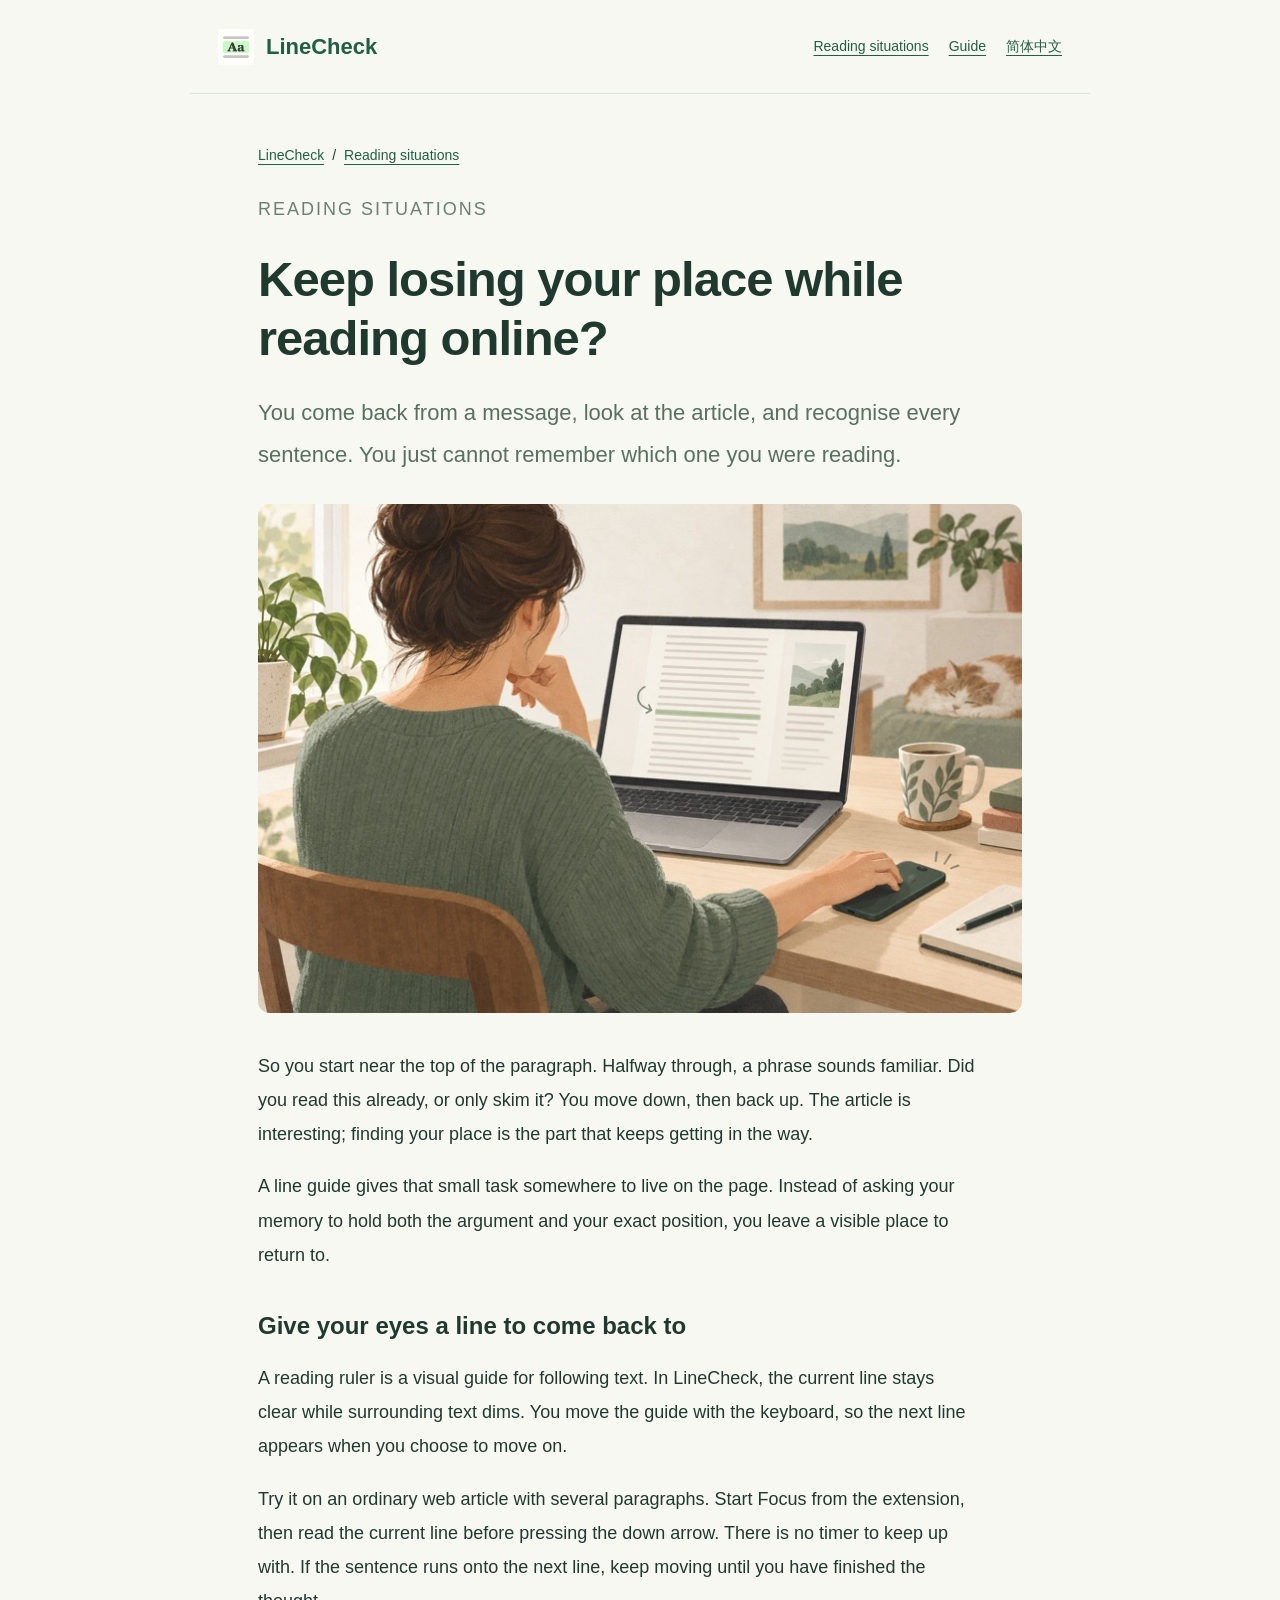
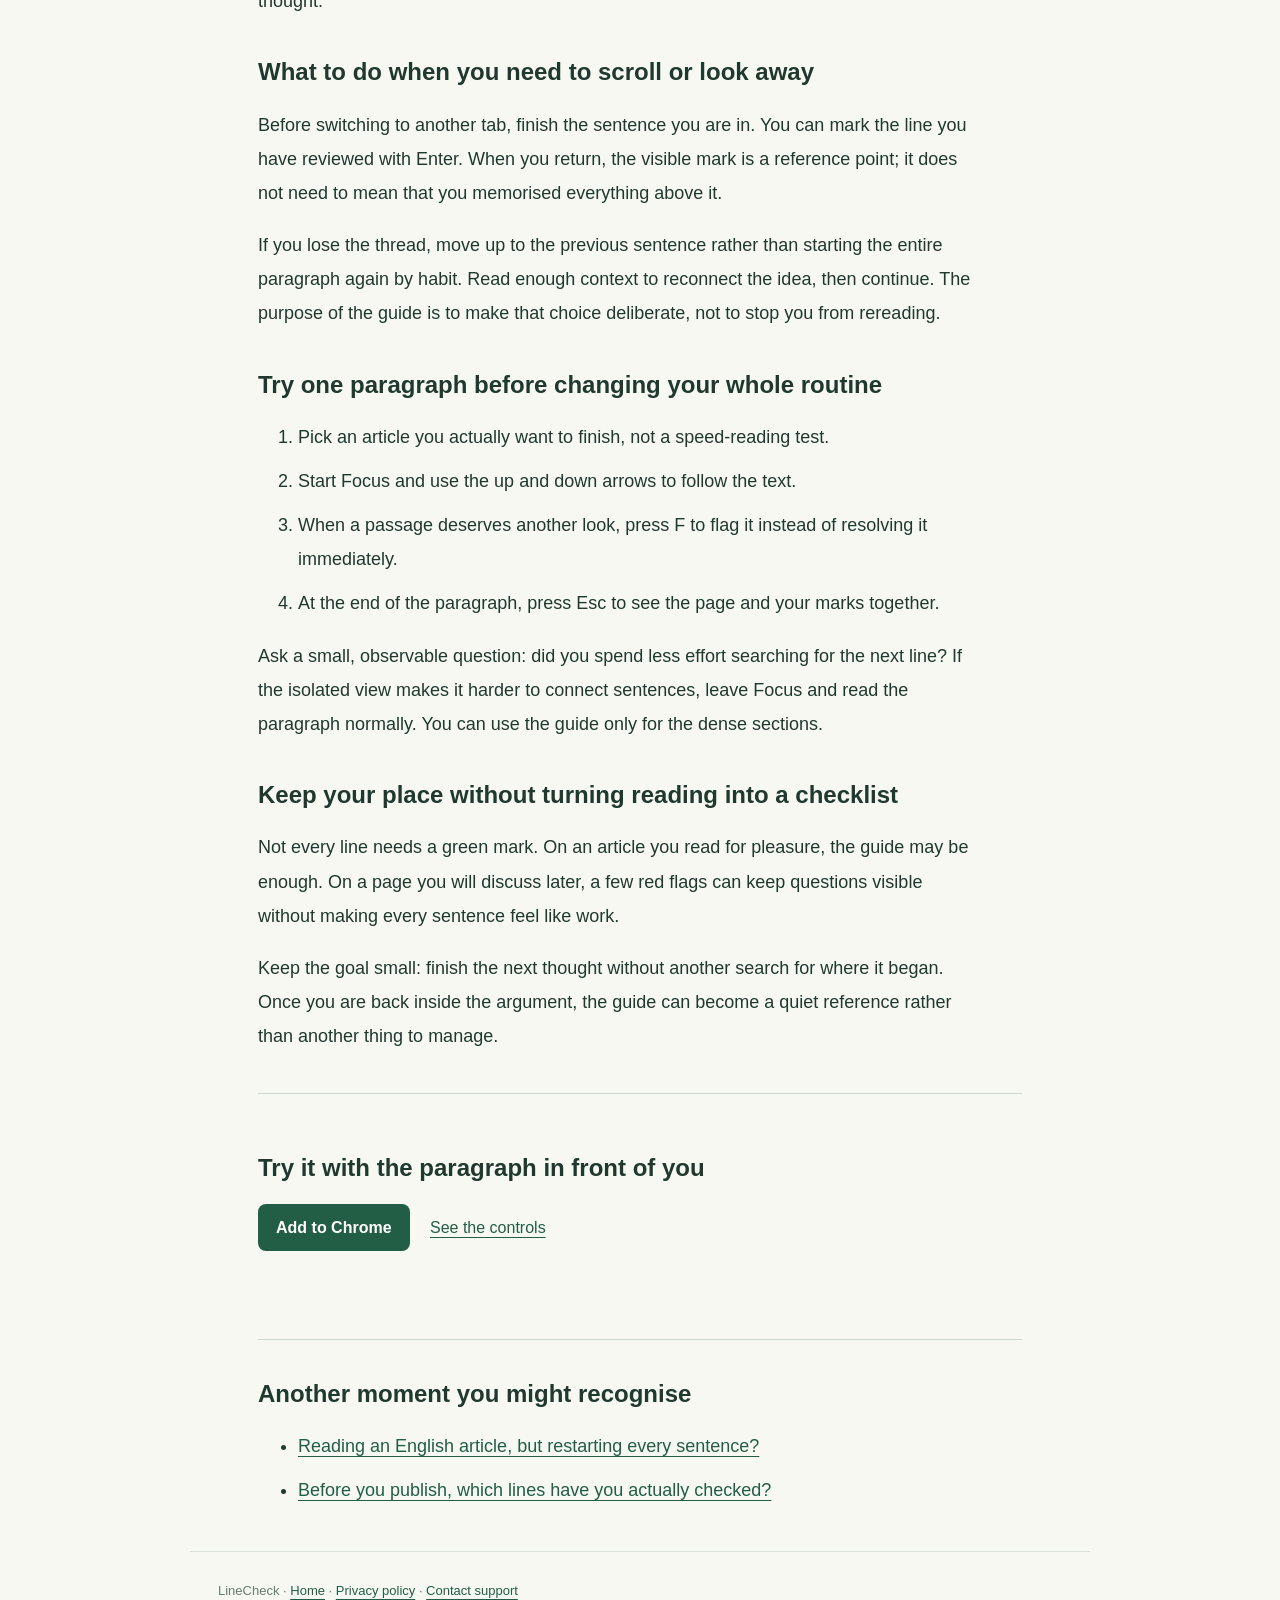
<file: articles/lose-place-reading-online.html>
<!doctype html>
<html lang="en">
<head>
  <meta charset="utf-8">
  <meta name="viewport" content="width=device-width, initial-scale=1">
  <title>Lose Your Place Reading Online? A Chrome Reading Ruler | LineCheck</title>
  <meta name="description" content="Find your line again in long web articles. A practical reading-ruler workflow for scrolling, interruptions, and the familiar feeling of reading the same line twice.">
  <meta name="robots" content="index, follow, max-image-preview:large">
  <link rel="canonical" href="https://shaokunw.github.io/linecheck-site/articles/lose-place-reading-online.html">
  <link rel="alternate" hreflang="en" href="https://shaokunw.github.io/linecheck-site/articles/lose-place-reading-online.html">
  <link rel="alternate" hreflang="zh-CN" href="https://shaokunw.github.io/linecheck-site/zh/articles/lose-place-reading-online.html">
  <link rel="alternate" hreflang="x-default" href="https://shaokunw.github.io/linecheck-site/articles/lose-place-reading-online.html">
  <meta property="og:type" content="article">
  <meta property="og:site_name" content="LineCheck">
  <meta property="og:title" content="Lose Your Place Reading Online? A Chrome Reading Ruler | LineCheck">
  <meta property="og:description" content="Find your line again in long web articles. A practical reading-ruler workflow for scrolling, interruptions, and the familiar feeling of reading the same line twice.">
  <meta property="og:url" content="https://shaokunw.github.io/linecheck-site/articles/lose-place-reading-online.html">
  <meta property="og:locale" content="en_US">
  <meta property="og:image" content="https://shaokunw.github.io/linecheck-site/assets/illustrations/reading-place.jpg">
  <meta property="og:image:width" content="1536">
  <meta property="og:image:height" content="1024">
  <meta property="og:image:type" content="image/jpeg">
  <meta property="og:image:alt" content="Illustration of a reader putting down a phone and returning to the highlighted line on a laptop.">
  <meta name="twitter:card" content="summary_large_image">
  <meta name="twitter:title" content="Lose Your Place Reading Online? A Chrome Reading Ruler | LineCheck">
  <meta name="twitter:description" content="Find your line again in long web articles. A practical reading-ruler workflow for scrolling, interruptions, and the familiar feeling of reading the same line twice.">
  <meta name="twitter:image" content="https://shaokunw.github.io/linecheck-site/assets/illustrations/reading-place.jpg">
  <meta name="twitter:image:alt" content="Illustration of a reader putting down a phone and returning to the highlighted line on a laptop.">
  <link rel="stylesheet" href="../style.css?v=20261002-illustrations">
  <link rel="icon" href="../icon.png" type="image/png">
  <script type="application/ld+json">{"@context": "https://schema.org", "@type": "WebPage", "@id": "https://shaokunw.github.io/linecheck-site/articles/lose-place-reading-online.html#webpage", "url": "https://shaokunw.github.io/linecheck-site/articles/lose-place-reading-online.html", "name": "Lose Your Place Reading Online? A Chrome Reading Ruler | LineCheck", "description": "Find your line again in long web articles. A practical reading-ruler workflow for scrolling, interruptions, and the familiar feeling of reading the same line twice.", "inLanguage": "en", "mainEntity": {"@type": "Article", "headline": "Keep losing your place while reading online?", "description": "Find your line again in long web articles. A practical reading-ruler workflow for scrolling, interruptions, and the familiar feeling of reading the same line twice.", "inLanguage": "en", "mainEntityOfPage": {"@id": "https://shaokunw.github.io/linecheck-site/articles/lose-place-reading-online.html#webpage"}, "image": "https://shaokunw.github.io/linecheck-site/assets/illustrations/reading-place.jpg"}, "breadcrumb": {"@type": "BreadcrumbList", "itemListElement": [{"@type": "ListItem", "position": 1, "name": "LineCheck", "item": "https://shaokunw.github.io/linecheck-site/"}, {"@type": "ListItem", "position": 2, "name": "Keep losing your place while reading online?", "item": "https://shaokunw.github.io/linecheck-site/articles/lose-place-reading-online.html"}]}, "primaryImageOfPage": {"@type": "ImageObject", "url": "https://shaokunw.github.io/linecheck-site/assets/illustrations/reading-place.jpg", "width": 1536, "height": 1024}}</script>
</head>
<body>
  <a class="skip-link" href="#main">Skip to content</a>
  <header><a class="brand" href="../"><img src="../icon.png" alt="" width="36" height="36">LineCheck</a><nav aria-label="Main navigation"><a href="../#reading-situations">Reading situations</a><a href="../guide.html">Guide</a><a href="../zh/articles/lose-place-reading-online.html" lang="zh-CN" hreflang="zh-CN">简体中文</a></nav></header>
  <main id="main" class="story-page">
    <nav class="breadcrumbs" aria-label="Breadcrumb"><a href="../">LineCheck</a> / <a href="../#reading-situations">Reading situations</a></nav>
    <article>
      <p class="eyebrow">Reading situations</p>
      <h1>Keep losing your place while reading online?</h1>
      <p class="lead">You come back from a message, look at the article, and recognise every sentence. You just cannot remember which one you were reading.</p>
<figure class="article-illustration"><img src="../assets/illustrations/reading-place.jpg" srcset="../assets/illustrations/reading-place-768.jpg 768w, ../assets/illustrations/reading-place.jpg 1536w" sizes="(max-width: 820px) calc(100vw - 44px), 764px" width="1536" height="1024" alt="Illustration of a reader putting down a phone and returning to the highlighted line on a laptop." decoding="async"></figure>
<p>So you start near the top of the paragraph. Halfway through, a phrase sounds familiar. Did you read this already, or only skim it? You move down, then back up. The article is interesting; finding your place is the part that keeps getting in the way.</p>
<p>A line guide gives that small task somewhere to live on the page. Instead of asking your memory to hold both the argument and your exact position, you leave a visible place to return to.</p>
<h2>Give your eyes a line to come back to</h2>
<p>A reading ruler is a visual guide for following text. In LineCheck, the current line stays clear while surrounding text dims. You move the guide with the keyboard, so the next line appears when you choose to move on.</p>
<p>Try it on an ordinary web article with several paragraphs. Start Focus from the extension, then read the current line before pressing the down arrow. There is no timer to keep up with. If the sentence runs onto the next line, keep moving until you have finished the thought.</p>
<h2>What to do when you need to scroll or look away</h2>
<p>Before switching to another tab, finish the sentence you are in. You can mark the line you have reviewed with Enter. When you return, the visible mark is a reference point; it does not need to mean that you memorised everything above it.</p>
<p>If you lose the thread, move up to the previous sentence rather than starting the entire paragraph again by habit. Read enough context to reconnect the idea, then continue. The purpose of the guide is to make that choice deliberate, not to stop you from rereading.</p>
<h2>Try one paragraph before changing your whole routine</h2>
<ol><li>Pick an article you actually want to finish, not a speed-reading test.</li><li>Start Focus and use the up and down arrows to follow the text.</li><li>When a passage deserves another look, press F to flag it instead of resolving it immediately.</li><li>At the end of the paragraph, press Esc to see the page and your marks together.</li></ol>
<p>Ask a small, observable question: did you spend less effort searching for the next line? If the isolated view makes it harder to connect sentences, leave Focus and read the paragraph normally. You can use the guide only for the dense sections.</p>
<h2>Keep your place without turning reading into a checklist</h2>
<p>Not every line needs a green mark. On an article you read for pleasure, the guide may be enough. On a page you will discuss later, a few red flags can keep questions visible without making every sentence feel like work.</p>
<p>Keep the goal small: finish the next thought without another search for where it began. Once you are back inside the argument, the guide can become a quiet reference rather than another thing to manage.</p>
    </article>
    <aside class="article-action" aria-label="Try LineCheck"><h2>Try it with the paragraph in front of you</h2><p><a class="button" href="https://chromewebstore.google.com/detail/linecheck/pcfmhpdkaplkchannpbidjinmlknlein">Add to Chrome</a> <a href="../guide.html">See the controls</a></p></aside>
    <aside class="related-reading" aria-label="Other reading situations"><h2>Another moment you might recognise</h2><ul><li><a href="read-english-articles-line-by-line.html">Reading an English article, but restarting every sentence?</a></li><li><a href="proofread-web-page-line-by-line.html">Before you publish, which lines have you actually checked?</a></li></ul></aside>
  </main>
  <footer>LineCheck · <a href="../">Home</a> · <a href="../privacy.html">Privacy policy</a> · <a href="mailto:wangsk15@outlook.com">Contact support</a></footer>
</body>
</html>
</file>
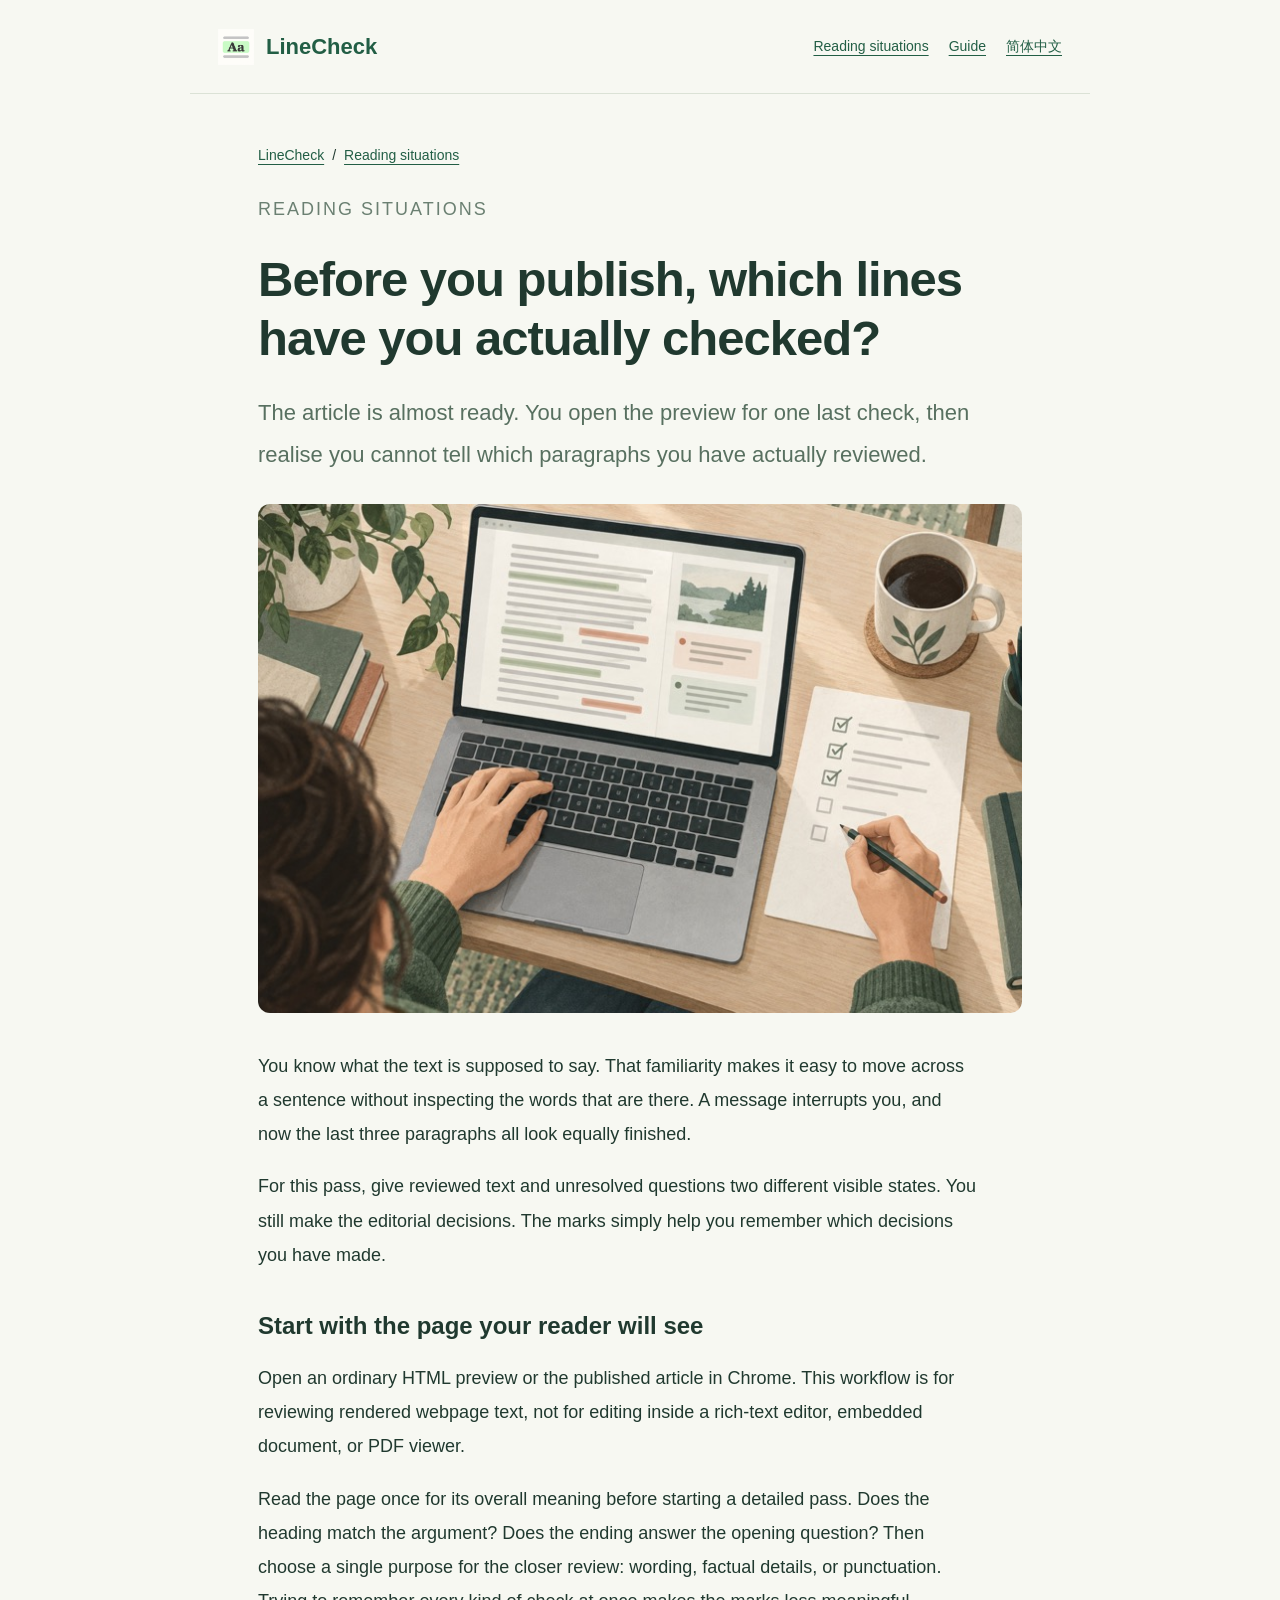
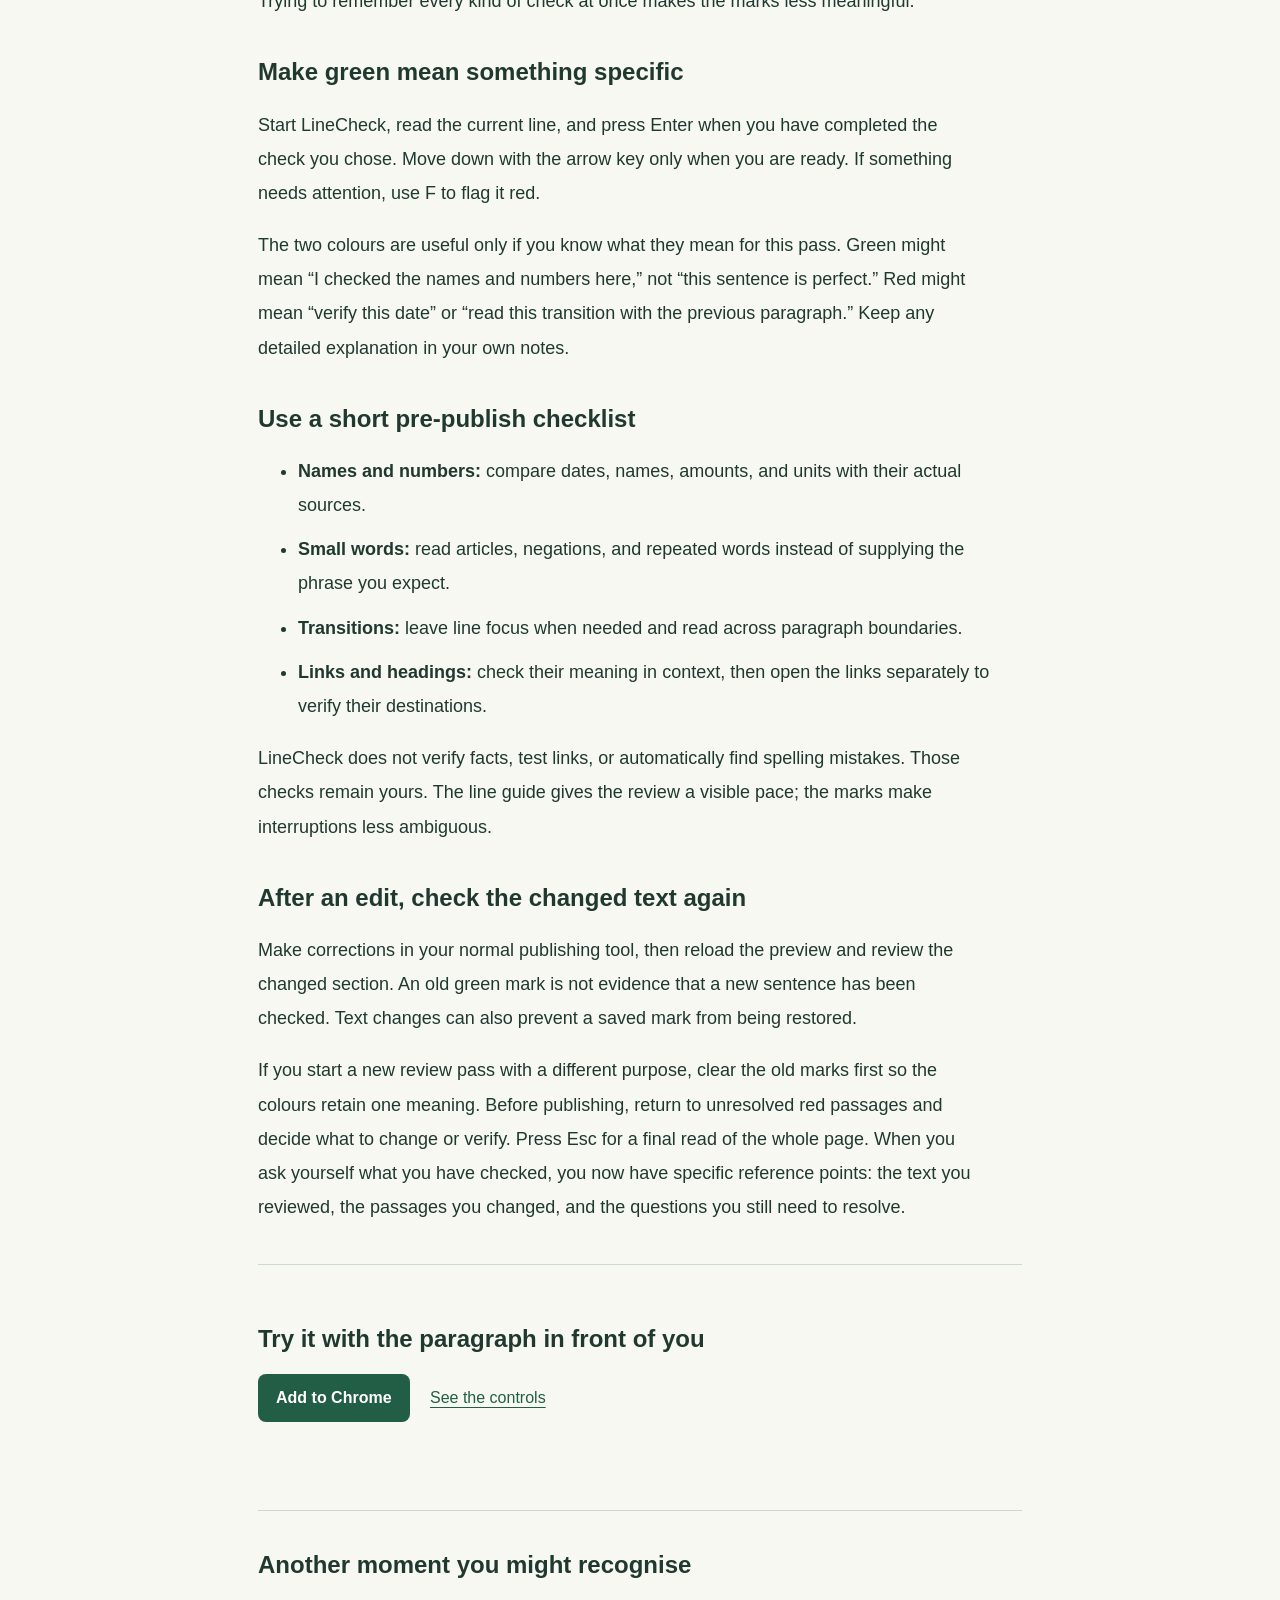
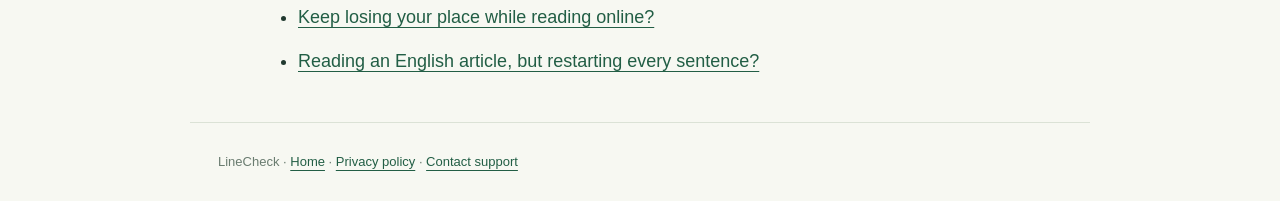
<file: articles/proofread-web-page-line-by-line.html>
<!doctype html>
<html lang="en">
<head>
  <meta charset="utf-8">
  <meta name="viewport" content="width=device-width, initial-scale=1">
  <title>How to Proofread a Web Page Line by Line | LineCheck</title>
  <meta name="description" content="Proofread a rendered web page line by line. Use separate passes for details and meaning, mark reviewed text, and flag passages to revisit before publishing.">
  <meta name="robots" content="index, follow, max-image-preview:large">
  <link rel="canonical" href="https://shaokunw.github.io/linecheck-site/articles/proofread-web-page-line-by-line.html">
  <link rel="alternate" hreflang="en" href="https://shaokunw.github.io/linecheck-site/articles/proofread-web-page-line-by-line.html">
  <link rel="alternate" hreflang="zh-CN" href="https://shaokunw.github.io/linecheck-site/zh/articles/proofread-web-page-line-by-line.html">
  <link rel="alternate" hreflang="x-default" href="https://shaokunw.github.io/linecheck-site/articles/proofread-web-page-line-by-line.html">
  <meta property="og:type" content="article">
  <meta property="og:site_name" content="LineCheck">
  <meta property="og:title" content="How to Proofread a Web Page Line by Line | LineCheck">
  <meta property="og:description" content="Proofread a rendered web page line by line. Use separate passes for details and meaning, mark reviewed text, and flag passages to revisit before publishing.">
  <meta property="og:url" content="https://shaokunw.github.io/linecheck-site/articles/proofread-web-page-line-by-line.html">
  <meta property="og:locale" content="en_US">
  <meta property="og:image" content="https://shaokunw.github.io/linecheck-site/assets/illustrations/proofreading.jpg">
  <meta property="og:image:width" content="1536">
  <meta property="og:image:height" content="1024">
  <meta property="og:image:type" content="image/jpeg">
  <meta property="og:image:alt" content="Illustration of a reader reviewing green and red marked passages alongside a paper checklist.">
  <meta name="twitter:card" content="summary_large_image">
  <meta name="twitter:title" content="How to Proofread a Web Page Line by Line | LineCheck">
  <meta name="twitter:description" content="Proofread a rendered web page line by line. Use separate passes for details and meaning, mark reviewed text, and flag passages to revisit before publishing.">
  <meta name="twitter:image" content="https://shaokunw.github.io/linecheck-site/assets/illustrations/proofreading.jpg">
  <meta name="twitter:image:alt" content="Illustration of a reader reviewing green and red marked passages alongside a paper checklist.">
  <link rel="stylesheet" href="../style.css?v=20261002-illustrations">
  <link rel="icon" href="../icon.png" type="image/png">
  <script type="application/ld+json">{"@context": "https://schema.org", "@type": "WebPage", "@id": "https://shaokunw.github.io/linecheck-site/articles/proofread-web-page-line-by-line.html#webpage", "url": "https://shaokunw.github.io/linecheck-site/articles/proofread-web-page-line-by-line.html", "name": "How to Proofread a Web Page Line by Line | LineCheck", "description": "Proofread a rendered web page line by line. Use separate passes for details and meaning, mark reviewed text, and flag passages to revisit before publishing.", "inLanguage": "en", "mainEntity": {"@type": "Article", "headline": "Before you publish, which lines have you actually checked?", "description": "Proofread a rendered web page line by line. Use separate passes for details and meaning, mark reviewed text, and flag passages to revisit before publishing.", "inLanguage": "en", "mainEntityOfPage": {"@id": "https://shaokunw.github.io/linecheck-site/articles/proofread-web-page-line-by-line.html#webpage"}, "image": "https://shaokunw.github.io/linecheck-site/assets/illustrations/proofreading.jpg"}, "breadcrumb": {"@type": "BreadcrumbList", "itemListElement": [{"@type": "ListItem", "position": 1, "name": "LineCheck", "item": "https://shaokunw.github.io/linecheck-site/"}, {"@type": "ListItem", "position": 2, "name": "Before you publish, which lines have you actually checked?", "item": "https://shaokunw.github.io/linecheck-site/articles/proofread-web-page-line-by-line.html"}]}, "primaryImageOfPage": {"@type": "ImageObject", "url": "https://shaokunw.github.io/linecheck-site/assets/illustrations/proofreading.jpg", "width": 1536, "height": 1024}}</script>
</head>
<body>
  <a class="skip-link" href="#main">Skip to content</a>
  <header><a class="brand" href="../"><img src="../icon.png" alt="" width="36" height="36">LineCheck</a><nav aria-label="Main navigation"><a href="../#reading-situations">Reading situations</a><a href="../guide.html">Guide</a><a href="../zh/articles/proofread-web-page-line-by-line.html" lang="zh-CN" hreflang="zh-CN">简体中文</a></nav></header>
  <main id="main" class="story-page">
    <nav class="breadcrumbs" aria-label="Breadcrumb"><a href="../">LineCheck</a> / <a href="../#reading-situations">Reading situations</a></nav>
    <article>
      <p class="eyebrow">Reading situations</p>
      <h1>Before you publish, which lines have you actually checked?</h1>
      <p class="lead">The article is almost ready. You open the preview for one last check, then realise you cannot tell which paragraphs you have actually reviewed.</p>
<figure class="article-illustration"><img src="../assets/illustrations/proofreading.jpg" srcset="../assets/illustrations/proofreading-768.jpg 768w, ../assets/illustrations/proofreading.jpg 1536w" sizes="(max-width: 820px) calc(100vw - 44px), 764px" width="1536" height="1024" alt="Illustration of a reader reviewing green and red marked passages alongside a paper checklist." decoding="async"></figure>
<p>You know what the text is supposed to say. That familiarity makes it easy to move across a sentence without inspecting the words that are there. A message interrupts you, and now the last three paragraphs all look equally finished.</p>
<p>For this pass, give reviewed text and unresolved questions two different visible states. You still make the editorial decisions. The marks simply help you remember which decisions you have made.</p>
<h2>Start with the page your reader will see</h2>
<p>Open an ordinary HTML preview or the published article in Chrome. This workflow is for reviewing rendered webpage text, not for editing inside a rich-text editor, embedded document, or PDF viewer.</p>
<p>Read the page once for its overall meaning before starting a detailed pass. Does the heading match the argument? Does the ending answer the opening question? Then choose a single purpose for the closer review: wording, factual details, or punctuation. Trying to remember every kind of check at once makes the marks less meaningful.</p>
<h2>Make green mean something specific</h2>
<p>Start LineCheck, read the current line, and press Enter when you have completed the check you chose. Move down with the arrow key only when you are ready. If something needs attention, use F to flag it red.</p>
<p>The two colours are useful only if you know what they mean for this pass. Green might mean “I checked the names and numbers here,” not “this sentence is perfect.” Red might mean “verify this date” or “read this transition with the previous paragraph.” Keep any detailed explanation in your own notes.</p>
<h2>Use a short pre-publish checklist</h2>
<ul><li><strong>Names and numbers:</strong> compare dates, names, amounts, and units with their actual sources.</li><li><strong>Small words:</strong> read articles, negations, and repeated words instead of supplying the phrase you expect.</li><li><strong>Transitions:</strong> leave line focus when needed and read across paragraph boundaries.</li><li><strong>Links and headings:</strong> check their meaning in context, then open the links separately to verify their destinations.</li></ul>
<p>LineCheck does not verify facts, test links, or automatically find spelling mistakes. Those checks remain yours. The line guide gives the review a visible pace; the marks make interruptions less ambiguous.</p>
<h2>After an edit, check the changed text again</h2>
<p>Make corrections in your normal publishing tool, then reload the preview and review the changed section. An old green mark is not evidence that a new sentence has been checked. Text changes can also prevent a saved mark from being restored.</p>
<p>If you start a new review pass with a different purpose, clear the old marks first so the colours retain one meaning. Before publishing, return to unresolved red passages and decide what to change or verify. Press Esc for a final read of the whole page. When you ask yourself what you have checked, you now have specific reference points: the text you reviewed, the passages you changed, and the questions you still need to resolve.</p>
    </article>
    <aside class="article-action" aria-label="Try LineCheck"><h2>Try it with the paragraph in front of you</h2><p><a class="button" href="https://chromewebstore.google.com/detail/linecheck/pcfmhpdkaplkchannpbidjinmlknlein">Add to Chrome</a> <a href="../guide.html">See the controls</a></p></aside>
    <aside class="related-reading" aria-label="Other reading situations"><h2>Another moment you might recognise</h2><ul><li><a href="lose-place-reading-online.html">Keep losing your place while reading online?</a></li><li><a href="read-english-articles-line-by-line.html">Reading an English article, but restarting every sentence?</a></li></ul></aside>
  </main>
  <footer>LineCheck · <a href="../">Home</a> · <a href="../privacy.html">Privacy policy</a> · <a href="mailto:wangsk15@outlook.com">Contact support</a></footer>
</body>
</html>
</file>
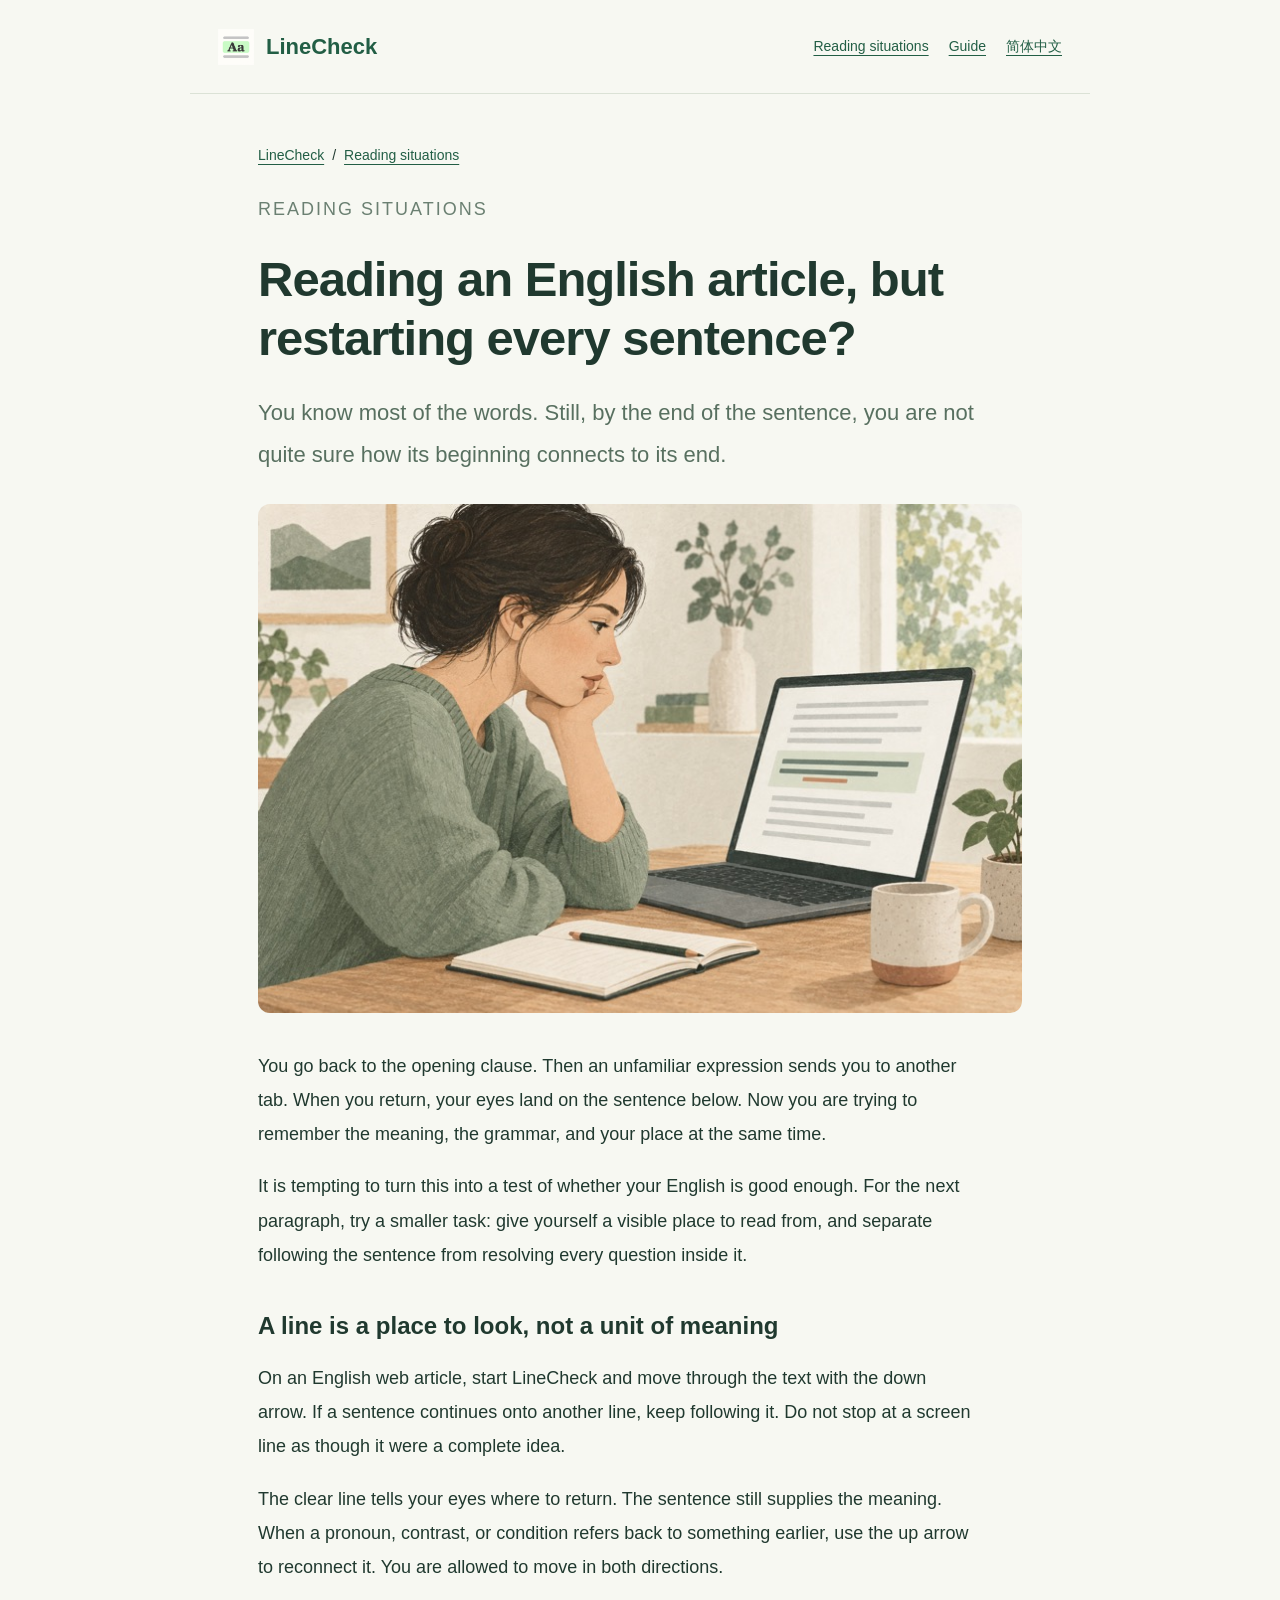
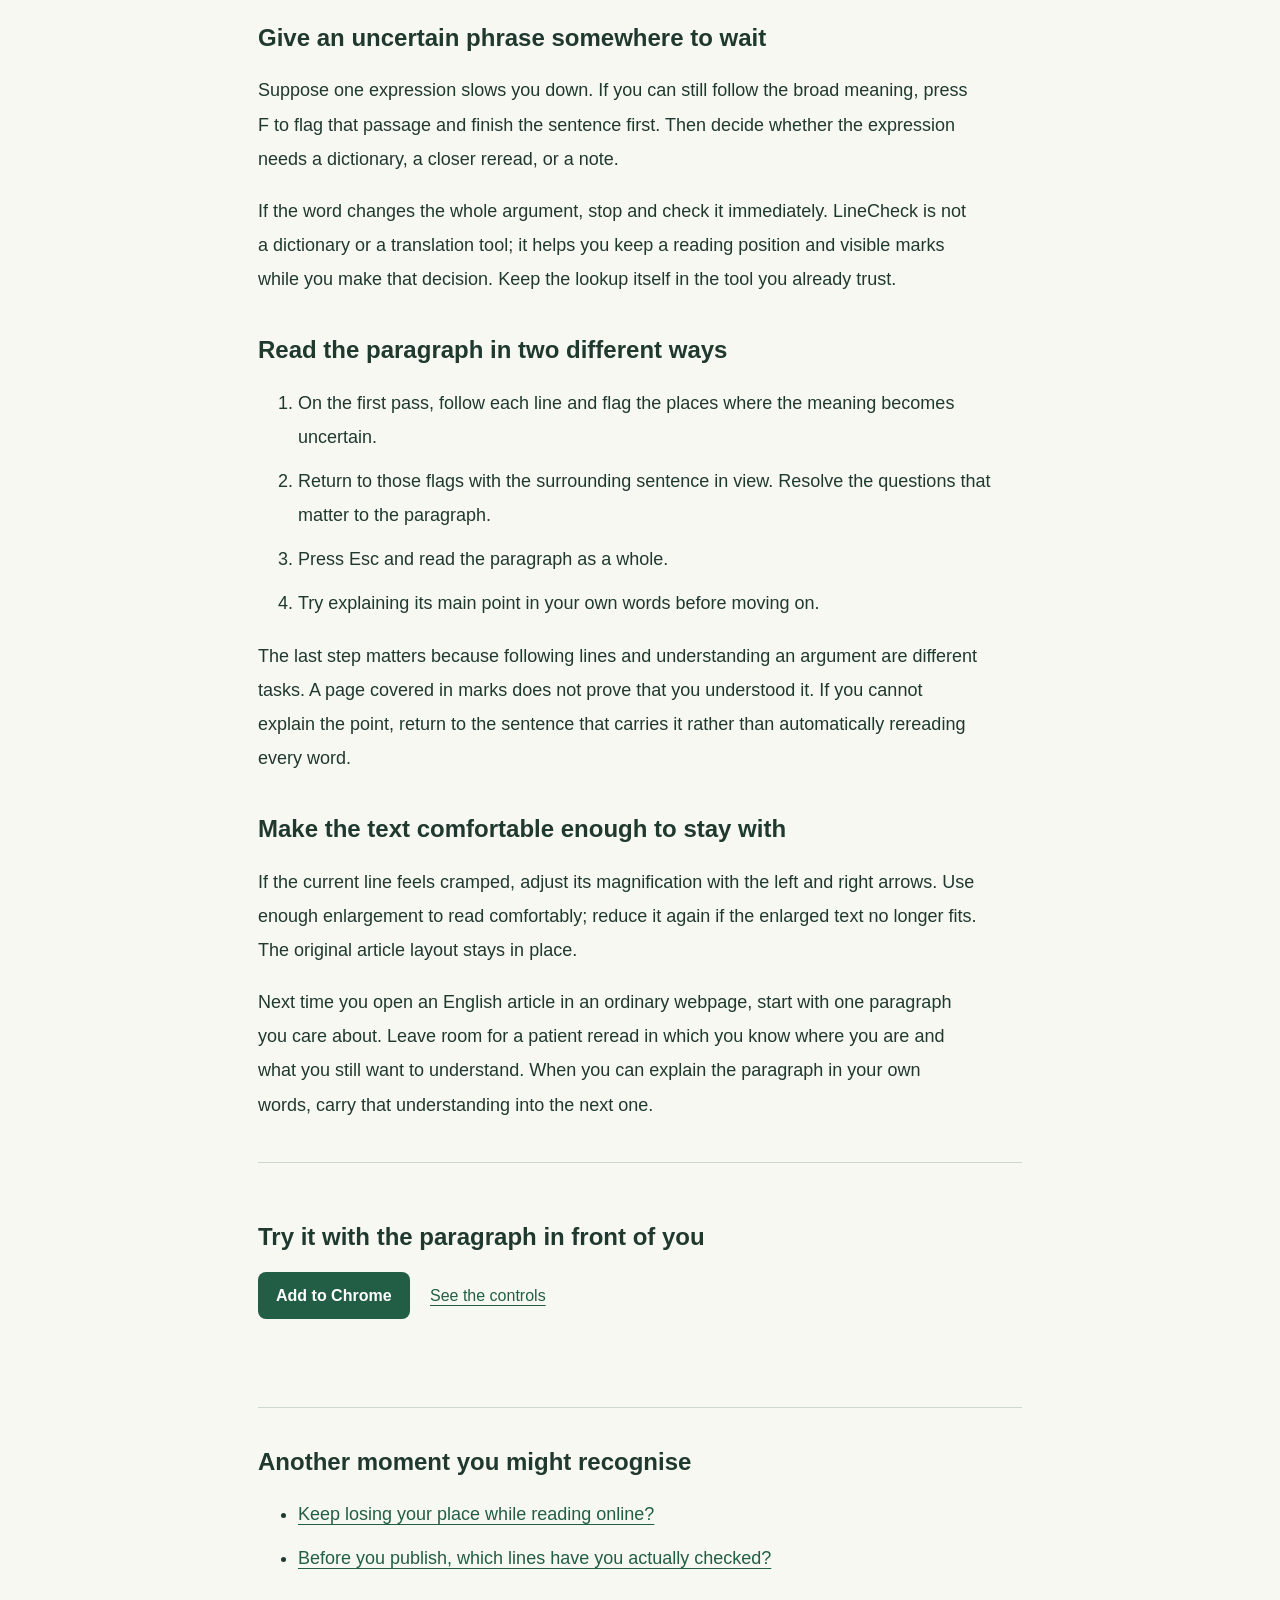
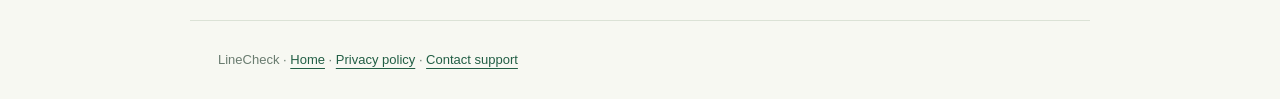
<file: articles/read-english-articles-line-by-line.html>
<!doctype html>
<html lang="en">
<head>
  <meta charset="utf-8">
  <meta name="viewport" content="width=device-width, initial-scale=1">
  <title>How to Read English Articles One Line at a Time | LineCheck</title>
  <meta name="description" content="A slower workflow for reading English web articles: follow a sentence across lines, flag uncertain passages, and return to the whole paragraph without losing your place.">
  <meta name="robots" content="index, follow, max-image-preview:large">
  <link rel="canonical" href="https://shaokunw.github.io/linecheck-site/articles/read-english-articles-line-by-line.html">
  <link rel="alternate" hreflang="en" href="https://shaokunw.github.io/linecheck-site/articles/read-english-articles-line-by-line.html">
  <link rel="alternate" hreflang="zh-CN" href="https://shaokunw.github.io/linecheck-site/zh/articles/read-english-articles-line-by-line.html">
  <link rel="alternate" hreflang="x-default" href="https://shaokunw.github.io/linecheck-site/articles/read-english-articles-line-by-line.html">
  <meta property="og:type" content="article">
  <meta property="og:site_name" content="LineCheck">
  <meta property="og:title" content="How to Read English Articles One Line at a Time | LineCheck">
  <meta property="og:description" content="A slower workflow for reading English web articles: follow a sentence across lines, flag uncertain passages, and return to the whole paragraph without losing your place.">
  <meta property="og:url" content="https://shaokunw.github.io/linecheck-site/articles/read-english-articles-line-by-line.html">
  <meta property="og:locale" content="en_US">
  <meta property="og:image" content="https://shaokunw.github.io/linecheck-site/assets/illustrations/english-reading.jpg">
  <meta property="og:image:width" content="1536">
  <meta property="og:image:height" content="1024">
  <meta property="og:image:type" content="image/jpeg">
  <meta property="og:image:alt" content="Illustration of a reader studying a passage on a laptop, with a notebook beside them.">
  <meta name="twitter:card" content="summary_large_image">
  <meta name="twitter:title" content="How to Read English Articles One Line at a Time | LineCheck">
  <meta name="twitter:description" content="A slower workflow for reading English web articles: follow a sentence across lines, flag uncertain passages, and return to the whole paragraph without losing your place.">
  <meta name="twitter:image" content="https://shaokunw.github.io/linecheck-site/assets/illustrations/english-reading.jpg">
  <meta name="twitter:image:alt" content="Illustration of a reader studying a passage on a laptop, with a notebook beside them.">
  <link rel="stylesheet" href="../style.css?v=20261002-illustrations">
  <link rel="icon" href="../icon.png" type="image/png">
  <script type="application/ld+json">{"@context": "https://schema.org", "@type": "WebPage", "@id": "https://shaokunw.github.io/linecheck-site/articles/read-english-articles-line-by-line.html#webpage", "url": "https://shaokunw.github.io/linecheck-site/articles/read-english-articles-line-by-line.html", "name": "How to Read English Articles One Line at a Time | LineCheck", "description": "A slower workflow for reading English web articles: follow a sentence across lines, flag uncertain passages, and return to the whole paragraph without losing your place.", "inLanguage": "en", "mainEntity": {"@type": "Article", "headline": "Reading an English article, but restarting every sentence?", "description": "A slower workflow for reading English web articles: follow a sentence across lines, flag uncertain passages, and return to the whole paragraph without losing your place.", "inLanguage": "en", "mainEntityOfPage": {"@id": "https://shaokunw.github.io/linecheck-site/articles/read-english-articles-line-by-line.html#webpage"}, "image": "https://shaokunw.github.io/linecheck-site/assets/illustrations/english-reading.jpg"}, "breadcrumb": {"@type": "BreadcrumbList", "itemListElement": [{"@type": "ListItem", "position": 1, "name": "LineCheck", "item": "https://shaokunw.github.io/linecheck-site/"}, {"@type": "ListItem", "position": 2, "name": "Reading an English article, but restarting every sentence?", "item": "https://shaokunw.github.io/linecheck-site/articles/read-english-articles-line-by-line.html"}]}, "primaryImageOfPage": {"@type": "ImageObject", "url": "https://shaokunw.github.io/linecheck-site/assets/illustrations/english-reading.jpg", "width": 1536, "height": 1024}}</script>
</head>
<body>
  <a class="skip-link" href="#main">Skip to content</a>
  <header><a class="brand" href="../"><img src="../icon.png" alt="" width="36" height="36">LineCheck</a><nav aria-label="Main navigation"><a href="../#reading-situations">Reading situations</a><a href="../guide.html">Guide</a><a href="../zh/articles/read-english-articles-line-by-line.html" lang="zh-CN" hreflang="zh-CN">简体中文</a></nav></header>
  <main id="main" class="story-page">
    <nav class="breadcrumbs" aria-label="Breadcrumb"><a href="../">LineCheck</a> / <a href="../#reading-situations">Reading situations</a></nav>
    <article>
      <p class="eyebrow">Reading situations</p>
      <h1>Reading an English article, but restarting every sentence?</h1>
      <p class="lead">You know most of the words. Still, by the end of the sentence, you are not quite sure how its beginning connects to its end.</p>
<figure class="article-illustration"><img src="../assets/illustrations/english-reading.jpg" srcset="../assets/illustrations/english-reading-768.jpg 768w, ../assets/illustrations/english-reading.jpg 1536w" sizes="(max-width: 820px) calc(100vw - 44px), 764px" width="1536" height="1024" alt="Illustration of a reader studying a passage on a laptop, with a notebook beside them." decoding="async"></figure>
<p>You go back to the opening clause. Then an unfamiliar expression sends you to another tab. When you return, your eyes land on the sentence below. Now you are trying to remember the meaning, the grammar, and your place at the same time.</p>
<p>It is tempting to turn this into a test of whether your English is good enough. For the next paragraph, try a smaller task: give yourself a visible place to read from, and separate following the sentence from resolving every question inside it.</p>
<h2>A line is a place to look, not a unit of meaning</h2>
<p>On an English web article, start LineCheck and move through the text with the down arrow. If a sentence continues onto another line, keep following it. Do not stop at a screen line as though it were a complete idea.</p>
<p>The clear line tells your eyes where to return. The sentence still supplies the meaning. When a pronoun, contrast, or condition refers back to something earlier, use the up arrow to reconnect it. You are allowed to move in both directions.</p>
<h2>Give an uncertain phrase somewhere to wait</h2>
<p>Suppose one expression slows you down. If you can still follow the broad meaning, press F to flag that passage and finish the sentence first. Then decide whether the expression needs a dictionary, a closer reread, or a note.</p>
<p>If the word changes the whole argument, stop and check it immediately. LineCheck is not a dictionary or a translation tool; it helps you keep a reading position and visible marks while you make that decision. Keep the lookup itself in the tool you already trust.</p>
<h2>Read the paragraph in two different ways</h2>
<ol><li>On the first pass, follow each line and flag the places where the meaning becomes uncertain.</li><li>Return to those flags with the surrounding sentence in view. Resolve the questions that matter to the paragraph.</li><li>Press Esc and read the paragraph as a whole.</li><li>Try explaining its main point in your own words before moving on.</li></ol>
<p>The last step matters because following lines and understanding an argument are different tasks. A page covered in marks does not prove that you understood it. If you cannot explain the point, return to the sentence that carries it rather than automatically rereading every word.</p>
<h2>Make the text comfortable enough to stay with</h2>
<p>If the current line feels cramped, adjust its magnification with the left and right arrows. Use enough enlargement to read comfortably; reduce it again if the enlarged text no longer fits. The original article layout stays in place.</p>
<p>Next time you open an English article in an ordinary webpage, start with one paragraph you care about. Leave room for a patient reread in which you know where you are and what you still want to understand. When you can explain the paragraph in your own words, carry that understanding into the next one.</p>
    </article>
    <aside class="article-action" aria-label="Try LineCheck"><h2>Try it with the paragraph in front of you</h2><p><a class="button" href="https://chromewebstore.google.com/detail/linecheck/pcfmhpdkaplkchannpbidjinmlknlein">Add to Chrome</a> <a href="../guide.html">See the controls</a></p></aside>
    <aside class="related-reading" aria-label="Other reading situations"><h2>Another moment you might recognise</h2><ul><li><a href="lose-place-reading-online.html">Keep losing your place while reading online?</a></li><li><a href="proofread-web-page-line-by-line.html">Before you publish, which lines have you actually checked?</a></li></ul></aside>
  </main>
  <footer>LineCheck · <a href="../">Home</a> · <a href="../privacy.html">Privacy policy</a> · <a href="mailto:wangsk15@outlook.com">Contact support</a></footer>
</body>
</html>
</file>
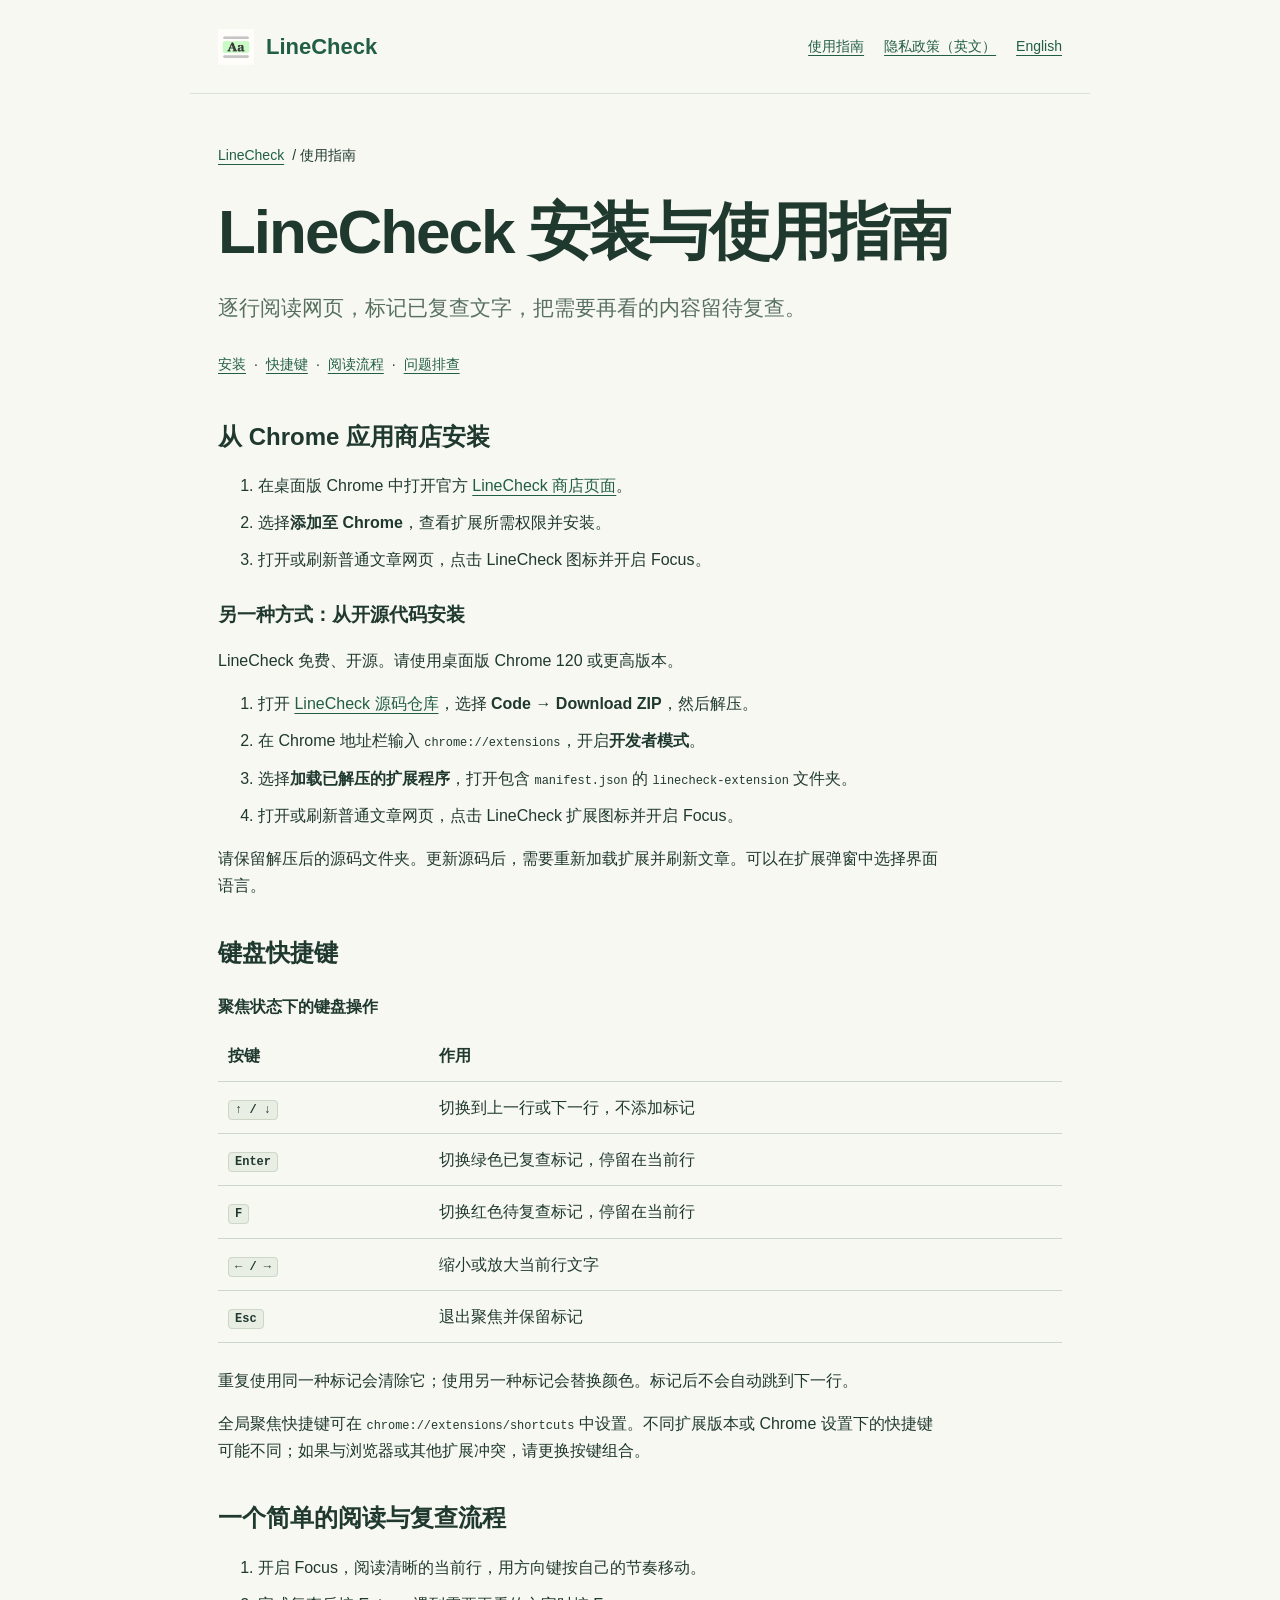
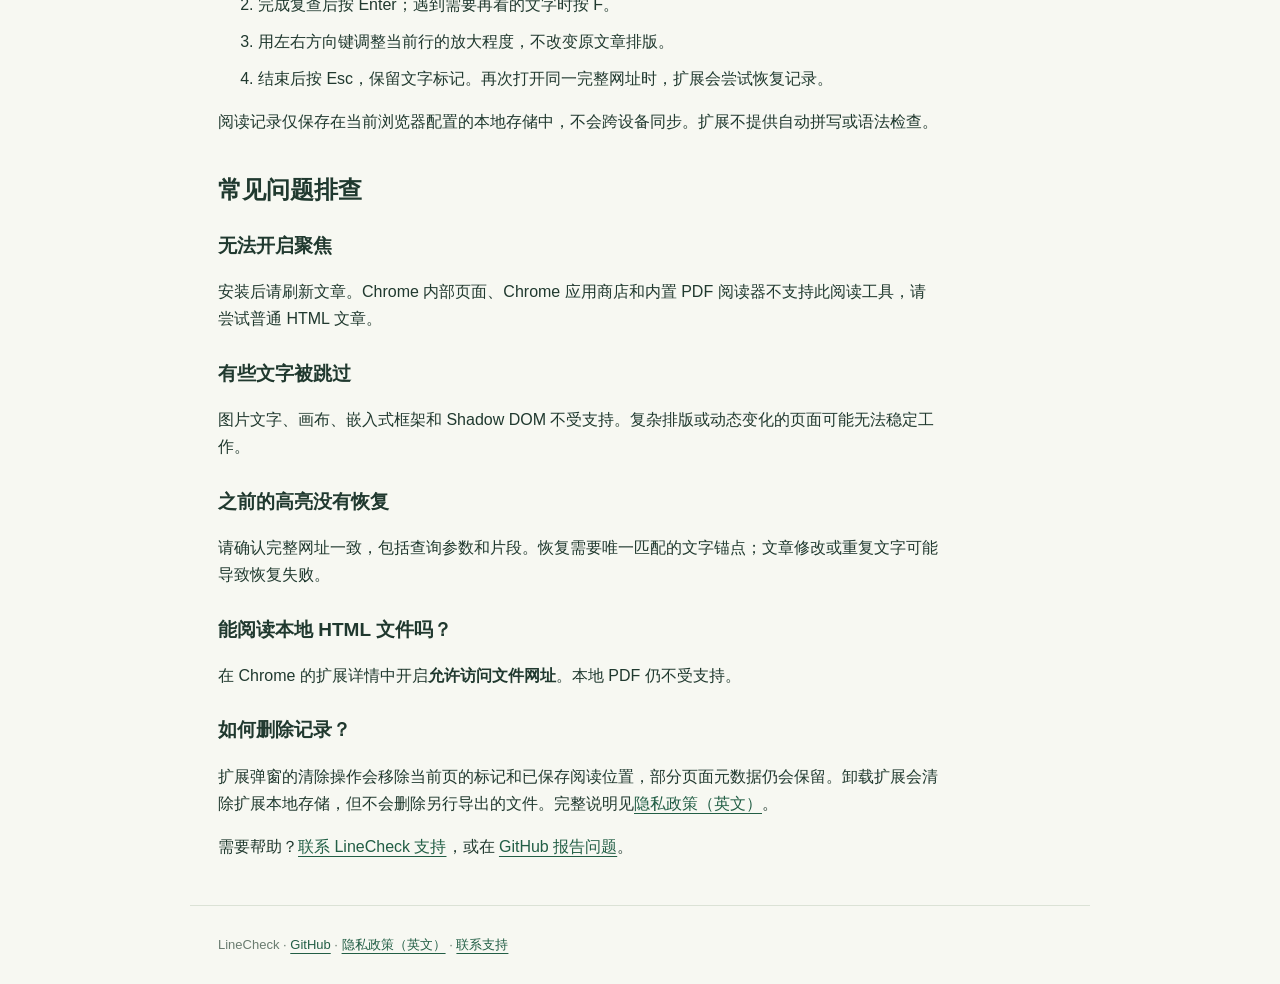
<file: zh/guide.html>
<!doctype html>
<html lang="zh-CN">
<head>
  <meta charset="utf-8">
  <meta name="viewport" content="width=device-width, initial-scale=1">
  <title>LineCheck 安装与使用指南 — Chrome 逐行阅读、文字高亮</title>
  <meta name="description" content="了解如何在 Chrome 安装 LineCheck，使用键盘逐行阅读网页、绿色和红色文字高亮、当前行放大，并排查无法开启聚焦或恢复标记的问题。">
  <meta name="robots" content="index, follow, max-image-preview:large">
  <link rel="canonical" href="https://shaokunw.github.io/linecheck-site/zh/guide.html">
  <link rel="alternate" hreflang="en" href="https://shaokunw.github.io/linecheck-site/guide.html">
  <link rel="alternate" hreflang="zh-CN" href="https://shaokunw.github.io/linecheck-site/zh/guide.html">
  <link rel="alternate" hreflang="x-default" href="https://shaokunw.github.io/linecheck-site/guide.html">
  <meta property="og:type" content="article">
  <meta property="og:site_name" content="LineCheck">
  <meta property="og:title" content="LineCheck 安装与使用指南 — Chrome 逐行阅读、文字高亮">
  <meta property="og:description" content="了解如何在 Chrome 安装 LineCheck，使用键盘逐行阅读网页、绿色和红色文字高亮、当前行放大，并排查无法开启聚焦或恢复标记的问题。">
  <meta property="og:url" content="https://shaokunw.github.io/linecheck-site/zh/guide.html">
  <meta property="og:locale" content="zh_CN">
  <meta property="og:image" content="https://shaokunw.github.io/linecheck-site/icon.png">
  <meta property="og:image:alt" content="LineCheck icon">
  <meta name="twitter:card" content="summary">
  <meta name="twitter:title" content="LineCheck 安装与使用指南 — Chrome 逐行阅读、文字高亮">
  <meta name="twitter:description" content="了解如何在 Chrome 安装 LineCheck，使用键盘逐行阅读网页、绿色和红色文字高亮、当前行放大，并排查无法开启聚焦或恢复标记的问题。">
  <meta name="twitter:image" content="https://shaokunw.github.io/linecheck-site/icon.png">
  <meta name="twitter:image:alt" content="LineCheck icon">
  <link rel="icon" href="../icon.png" type="image/png">
  <link rel="stylesheet" href="../style.css?v=20261002-illustrations">
  <script type="application/ld+json">{"@context": "https://schema.org", "@type": "WebPage", "@id": "https://shaokunw.github.io/linecheck-site/zh/guide.html#webpage", "url": "https://shaokunw.github.io/linecheck-site/zh/guide.html", "name": "LineCheck 安装与使用指南 — Chrome 逐行阅读、文字高亮", "description": "了解如何在 Chrome 安装 LineCheck，使用键盘逐行阅读网页、绿色和红色文字高亮、当前行放大，并排查无法开启聚焦或恢复标记的问题。", "inLanguage": "zh-CN", "breadcrumb": {"@type": "BreadcrumbList", "itemListElement": [{"@type": "ListItem", "position": 1, "name": "LineCheck", "item": "https://shaokunw.github.io/linecheck-site/zh/"}, {"@type": "ListItem", "position": 2, "name": "LineCheck 安装与使用指南 — Chrome 逐行阅读、文字高亮", "item": "https://shaokunw.github.io/linecheck-site/zh/guide.html"}]}, "mainEntity": {"@type": "TechArticle", "headline": "LineCheck 安装与使用指南 — Chrome 逐行阅读、文字高亮", "description": "了解如何在 Chrome 安装 LineCheck，使用键盘逐行阅读网页、绿色和红色文字高亮、当前行放大，并排查无法开启聚焦或恢复标记的问题。", "inLanguage": "zh-CN"}}</script>
</head>
<body>
  <a class="skip-link" href="#main">跳至正文</a>
  <header>
    <a class="brand" href="./"><img src="../icon.png" alt="" width="36" height="36">LineCheck</a>
    <nav aria-label="主导航">
      <a href="guide.html">使用指南</a>
      <a href="../privacy.html">隐私政策（英文）</a>
      <a href="../guide.html" lang="en" hreflang="en">English</a>
    </nav>
  </header>
  <main id="main">
    <nav class="breadcrumbs" aria-label="当前位置"><a href="./">LineCheck</a> / 使用指南</nav>
    <h1>LineCheck 安装与使用指南</h1><p class="lead">逐行阅读网页，标记已复查文字，把需要再看的内容留待复查。</p>
    <nav class="contents" aria-label="本页目录"><a href="#install">安装</a> · <a href="#controls">快捷键</a> · <a href="#workflow">阅读流程</a> · <a href="#troubleshooting">问题排查</a></nav>
    <section id="install"><h2>从 Chrome 应用商店安装</h2><ol><li>在桌面版 Chrome 中打开官方 <a href="https://chromewebstore.google.com/detail/linecheck/pcfmhpdkaplkchannpbidjinmlknlein">LineCheck 商店页面</a>。</li><li>选择<strong>添加至 Chrome</strong>，查看扩展所需权限并安装。</li><li>打开或刷新普通文章网页，点击 LineCheck 图标并开启 Focus。</li></ol><h3>另一种方式：从开源代码安装</h3><p>LineCheck 免费、开源。请使用桌面版 Chrome 120 或更高版本。</p><ol><li>打开 <a href="https://github.com/shaokunW/linecheck">LineCheck 源码仓库</a>，选择 <strong>Code → Download ZIP</strong>，然后解压。</li><li>在 Chrome 地址栏输入 <code>chrome://extensions</code>，开启<strong>开发者模式</strong>。</li><li>选择<strong>加载已解压的扩展程序</strong>，打开包含 <code>manifest.json</code> 的 <code>linecheck-extension</code> 文件夹。</li><li>打开或刷新普通文章网页，点击 LineCheck 扩展图标并开启 Focus。</li></ol><p>请保留解压后的源码文件夹。更新源码后，需要重新加载扩展并刷新文章。可以在扩展弹窗中选择界面语言。</p></section>
    <section id="controls"><h2>键盘快捷键</h2><table><caption>聚焦状态下的键盘操作</caption><thead><tr><th scope="col">按键</th><th scope="col">作用</th></tr></thead><tbody><tr><th scope="row"><kbd>↑ / ↓</kbd></th><td>切换到上一行或下一行，不添加标记</td></tr><tr><th scope="row"><kbd>Enter</kbd></th><td>切换绿色已复查标记，停留在当前行</td></tr><tr><th scope="row"><kbd>F</kbd></th><td>切换红色待复查标记，停留在当前行</td></tr><tr><th scope="row"><kbd>← / →</kbd></th><td>缩小或放大当前行文字</td></tr><tr><th scope="row"><kbd>Esc</kbd></th><td>退出聚焦并保留标记</td></tr></tbody></table><p>重复使用同一种标记会清除它；使用另一种标记会替换颜色。标记后不会自动跳到下一行。</p><p>全局聚焦快捷键可在 <code>chrome://extensions/shortcuts</code> 中设置。不同扩展版本或 Chrome 设置下的快捷键可能不同；如果与浏览器或其他扩展冲突，请更换按键组合。</p></section>
    <section id="workflow"><h2>一个简单的阅读与复查流程</h2><ol><li>开启 Focus，阅读清晰的当前行，用方向键按自己的节奏移动。</li><li>完成复查后按 Enter；遇到需要再看的文字时按 F。</li><li>用左右方向键调整当前行的放大程度，不改变原文章排版。</li><li>结束后按 Esc，保留文字标记。再次打开同一完整网址时，扩展会尝试恢复记录。</li></ol><p>阅读记录仅保存在当前浏览器配置的本地存储中，不会跨设备同步。扩展不提供自动拼写或语法检查。</p></section>
    <section id="troubleshooting"><h2>常见问题排查</h2><h3>无法开启聚焦</h3><p>安装后请刷新文章。Chrome 内部页面、Chrome 应用商店和内置 PDF 阅读器不支持此阅读工具，请尝试普通 HTML 文章。</p><h3>有些文字被跳过</h3><p>图片文字、画布、嵌入式框架和 Shadow DOM 不受支持。复杂排版或动态变化的页面可能无法稳定工作。</p><h3>之前的高亮没有恢复</h3><p>请确认完整网址一致，包括查询参数和片段。恢复需要唯一匹配的文字锚点；文章修改或重复文字可能导致恢复失败。</p><h3>能阅读本地 HTML 文件吗？</h3><p>在 Chrome 的扩展详情中开启<strong>允许访问文件网址</strong>。本地 PDF 仍不受支持。</p><h3>如何删除记录？</h3><p>扩展弹窗的清除操作会移除当前页的标记和已保存阅读位置，部分页面元数据仍会保留。卸载扩展会清除扩展本地存储，但不会删除另行导出的文件。完整说明见<a href="../privacy.html">隐私政策（英文）</a>。</p></section>
    <p>需要帮助？<a href="mailto:wangsk15@outlook.com">联系 LineCheck 支持</a>，或在 <a href="https://github.com/shaokunW/linecheck/issues">GitHub 报告问题</a>。</p>
  </main>
  <footer>LineCheck · <a href="https://github.com/shaokunW/linecheck">GitHub</a> · <a href="../privacy.html">隐私政策（英文）</a> · <a href="mailto:wangsk15@outlook.com">联系支持</a></footer>
</body>
</html>
</file>
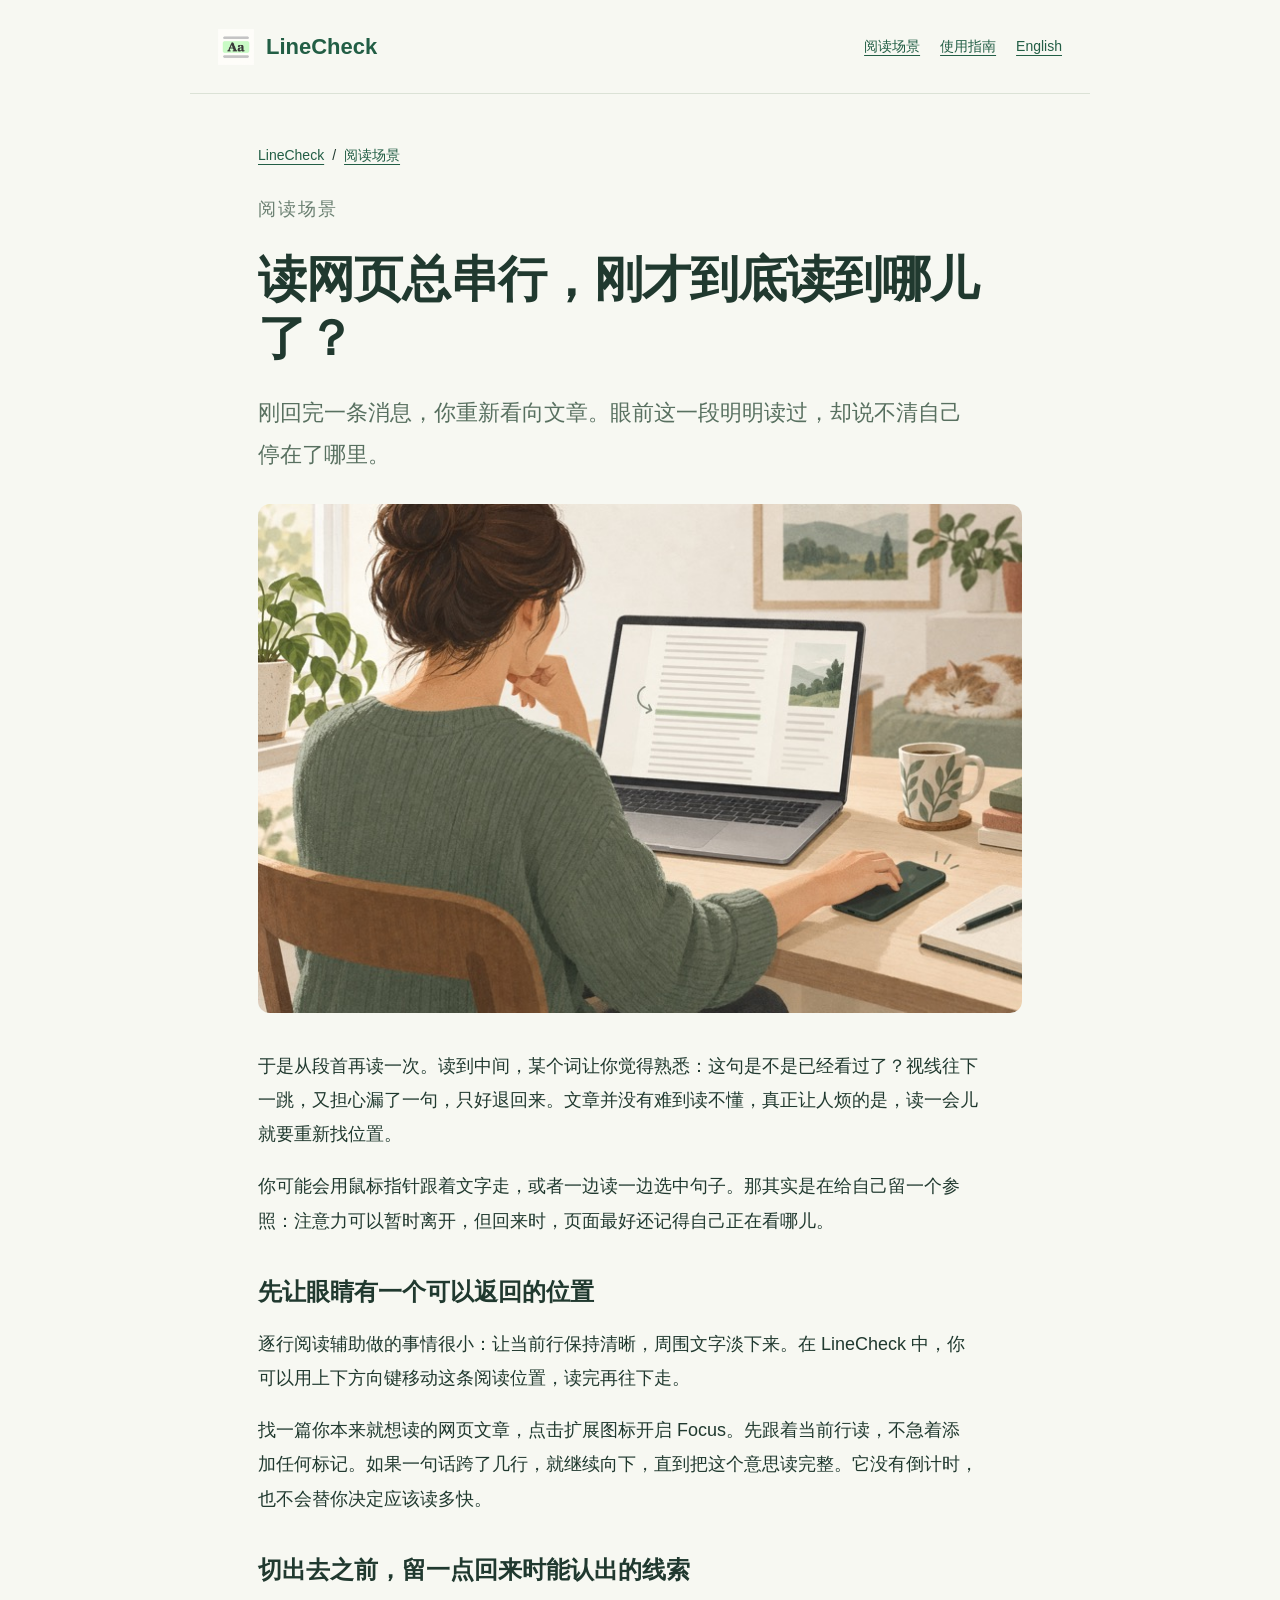
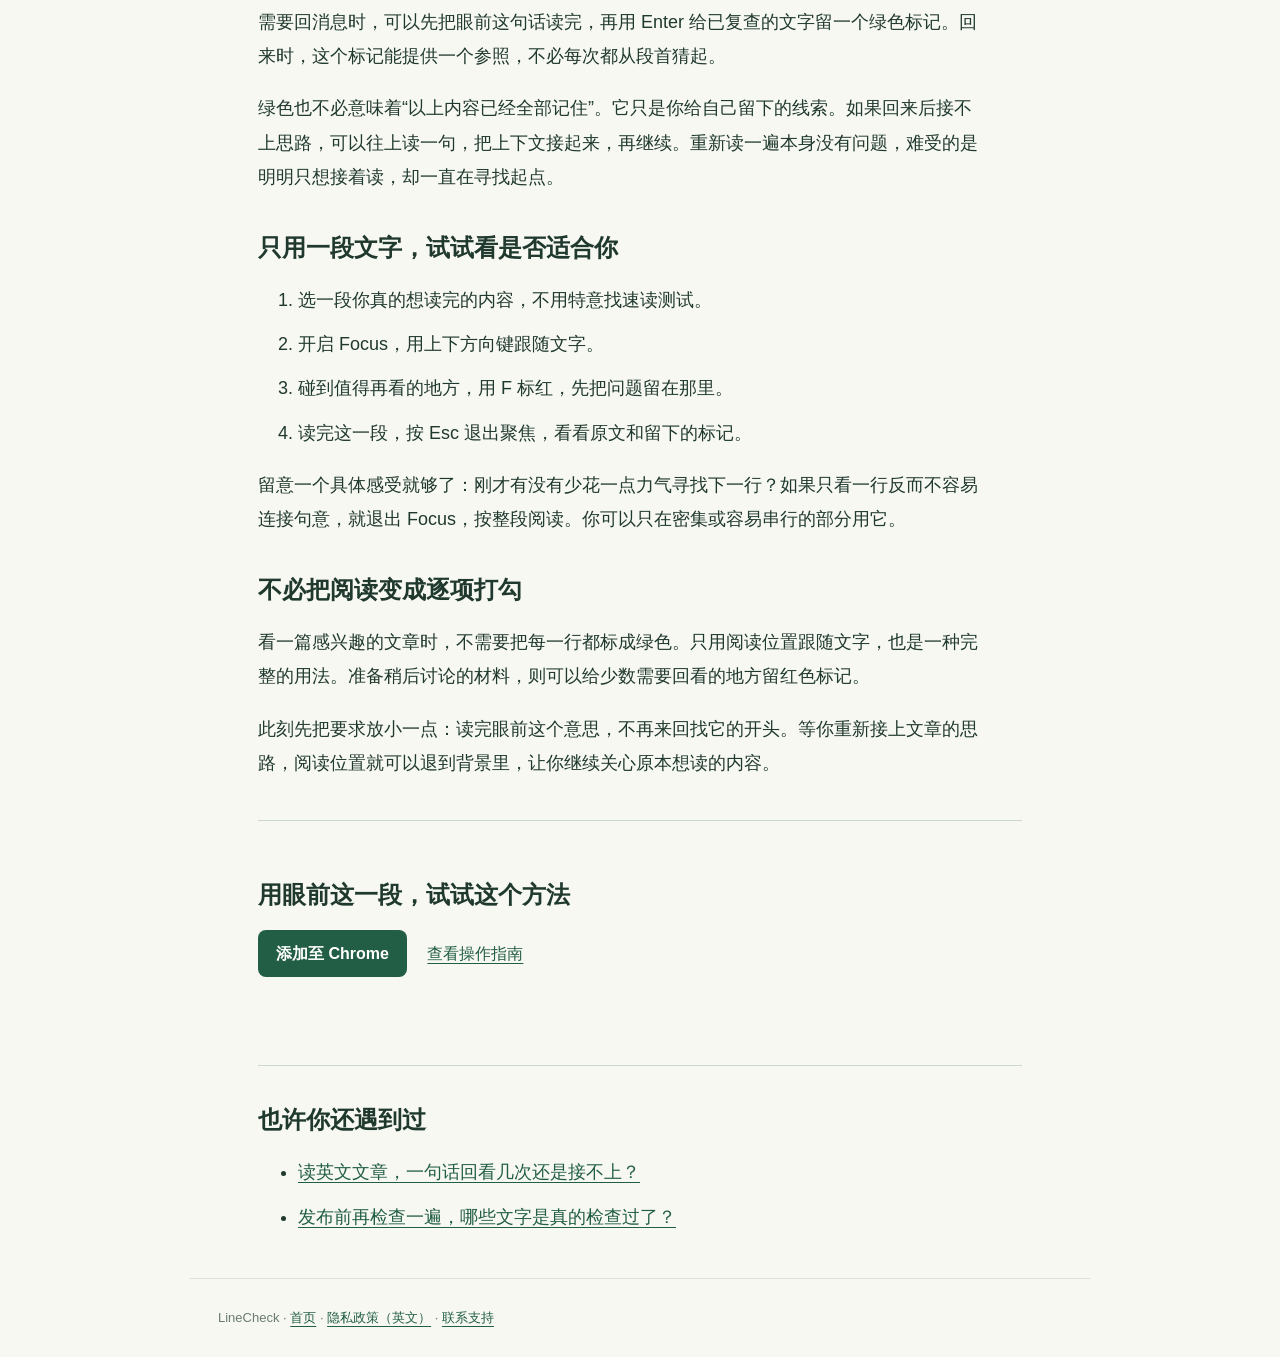
<file: zh/articles/lose-place-reading-online.html>
<!doctype html>
<html lang="zh-CN">
<head>
  <meta charset="utf-8">
  <meta name="viewport" content="width=device-width, initial-scale=1">
  <title>读网页总串行？用逐行阅读找回位置 | LineCheck</title>
  <meta name="description" content="读长文章时总跳行、重复读同一句，切出去回个消息就找不到位置？从一个熟悉的阅读时刻出发，试试用 Chrome 逐行阅读辅助跟住当前行。">
  <meta name="robots" content="index, follow, max-image-preview:large">
  <link rel="canonical" href="https://shaokunw.github.io/linecheck-site/zh/articles/lose-place-reading-online.html">
  <link rel="alternate" hreflang="en" href="https://shaokunw.github.io/linecheck-site/articles/lose-place-reading-online.html">
  <link rel="alternate" hreflang="zh-CN" href="https://shaokunw.github.io/linecheck-site/zh/articles/lose-place-reading-online.html">
  <link rel="alternate" hreflang="x-default" href="https://shaokunw.github.io/linecheck-site/articles/lose-place-reading-online.html">
  <meta property="og:type" content="article">
  <meta property="og:site_name" content="LineCheck">
  <meta property="og:title" content="读网页总串行？用逐行阅读找回位置 | LineCheck">
  <meta property="og:description" content="读长文章时总跳行、重复读同一句，切出去回个消息就找不到位置？从一个熟悉的阅读时刻出发，试试用 Chrome 逐行阅读辅助跟住当前行。">
  <meta property="og:url" content="https://shaokunw.github.io/linecheck-site/zh/articles/lose-place-reading-online.html">
  <meta property="og:locale" content="zh_CN">
  <meta property="og:image" content="https://shaokunw.github.io/linecheck-site/assets/illustrations/reading-place.jpg">
  <meta property="og:image:width" content="1536">
  <meta property="og:image:height" content="1024">
  <meta property="og:image:type" content="image/jpeg">
  <meta property="og:image:alt" content="插画：读者放下手机，回到笔记本电脑上标出的当前阅读行。">
  <meta name="twitter:card" content="summary_large_image">
  <meta name="twitter:title" content="读网页总串行？用逐行阅读找回位置 | LineCheck">
  <meta name="twitter:description" content="读长文章时总跳行、重复读同一句，切出去回个消息就找不到位置？从一个熟悉的阅读时刻出发，试试用 Chrome 逐行阅读辅助跟住当前行。">
  <meta name="twitter:image" content="https://shaokunw.github.io/linecheck-site/assets/illustrations/reading-place.jpg">
  <meta name="twitter:image:alt" content="插画：读者放下手机，回到笔记本电脑上标出的当前阅读行。">
  <link rel="stylesheet" href="../../style.css?v=20261002-illustrations">
  <link rel="icon" href="../../icon.png" type="image/png">
  <script type="application/ld+json">{"@context": "https://schema.org", "@type": "WebPage", "@id": "https://shaokunw.github.io/linecheck-site/zh/articles/lose-place-reading-online.html#webpage", "url": "https://shaokunw.github.io/linecheck-site/zh/articles/lose-place-reading-online.html", "name": "读网页总串行？用逐行阅读找回位置 | LineCheck", "description": "读长文章时总跳行、重复读同一句，切出去回个消息就找不到位置？从一个熟悉的阅读时刻出发，试试用 Chrome 逐行阅读辅助跟住当前行。", "inLanguage": "zh-CN", "mainEntity": {"@type": "Article", "headline": "读网页总串行，刚才到底读到哪儿了？", "description": "读长文章时总跳行、重复读同一句，切出去回个消息就找不到位置？从一个熟悉的阅读时刻出发，试试用 Chrome 逐行阅读辅助跟住当前行。", "inLanguage": "zh-CN", "mainEntityOfPage": {"@id": "https://shaokunw.github.io/linecheck-site/zh/articles/lose-place-reading-online.html#webpage"}, "image": "https://shaokunw.github.io/linecheck-site/assets/illustrations/reading-place.jpg"}, "breadcrumb": {"@type": "BreadcrumbList", "itemListElement": [{"@type": "ListItem", "position": 1, "name": "LineCheck", "item": "https://shaokunw.github.io/linecheck-site/zh/"}, {"@type": "ListItem", "position": 2, "name": "读网页总串行，刚才到底读到哪儿了？", "item": "https://shaokunw.github.io/linecheck-site/zh/articles/lose-place-reading-online.html"}]}, "primaryImageOfPage": {"@type": "ImageObject", "url": "https://shaokunw.github.io/linecheck-site/assets/illustrations/reading-place.jpg", "width": 1536, "height": 1024}}</script>
</head>
<body>
  <a class="skip-link" href="#main">跳至正文</a>
  <header><a class="brand" href="../"><img src="../../icon.png" alt="" width="36" height="36">LineCheck</a><nav aria-label="主导航"><a href="../#reading-situations">阅读场景</a><a href="../guide.html">使用指南</a><a href="../../articles/lose-place-reading-online.html" lang="en" hreflang="en">English</a></nav></header>
  <main id="main" class="story-page">
    <nav class="breadcrumbs" aria-label="当前位置"><a href="../">LineCheck</a> / <a href="../#reading-situations">阅读场景</a></nav>
    <article>
      <p class="eyebrow">阅读场景</p>
      <h1>读网页总串行，刚才到底读到哪儿了？</h1>
      <p class="lead">刚回完一条消息，你重新看向文章。眼前这一段明明读过，却说不清自己停在了哪里。</p>
<figure class="article-illustration"><img src="../../assets/illustrations/reading-place.jpg" srcset="../../assets/illustrations/reading-place-768.jpg 768w, ../../assets/illustrations/reading-place.jpg 1536w" sizes="(max-width: 820px) calc(100vw - 44px), 764px" width="1536" height="1024" alt="插画：读者放下手机，回到笔记本电脑上标出的当前阅读行。" decoding="async"></figure>
<p>于是从段首再读一次。读到中间，某个词让你觉得熟悉：这句是不是已经看过了？视线往下一跳，又担心漏了一句，只好退回来。文章并没有难到读不懂，真正让人烦的是，读一会儿就要重新找位置。</p>
<p>你可能会用鼠标指针跟着文字走，或者一边读一边选中句子。那其实是在给自己留一个参照：注意力可以暂时离开，但回来时，页面最好还记得自己正在看哪儿。</p>
<h2>先让眼睛有一个可以返回的位置</h2>
<p>逐行阅读辅助做的事情很小：让当前行保持清晰，周围文字淡下来。在 LineCheck 中，你可以用上下方向键移动这条阅读位置，读完再往下走。</p>
<p>找一篇你本来就想读的网页文章，点击扩展图标开启 Focus。先跟着当前行读，不急着添加任何标记。如果一句话跨了几行，就继续向下，直到把这个意思读完整。它没有倒计时，也不会替你决定应该读多快。</p>
<h2>切出去之前，留一点回来时能认出的线索</h2>
<p>需要回消息时，可以先把眼前这句话读完，再用 Enter 给已复查的文字留一个绿色标记。回来时，这个标记能提供一个参照，不必每次都从段首猜起。</p>
<p>绿色也不必意味着“以上内容已经全部记住”。它只是你给自己留下的线索。如果回来后接不上思路，可以往上读一句，把上下文接起来，再继续。重新读一遍本身没有问题，难受的是明明只想接着读，却一直在寻找起点。</p>
<h2>只用一段文字，试试看是否适合你</h2>
<ol><li>选一段你真的想读完的内容，不用特意找速读测试。</li><li>开启 Focus，用上下方向键跟随文字。</li><li>碰到值得再看的地方，用 F 标红，先把问题留在那里。</li><li>读完这一段，按 Esc 退出聚焦，看看原文和留下的标记。</li></ol>
<p>留意一个具体感受就够了：刚才有没有少花一点力气寻找下一行？如果只看一行反而不容易连接句意，就退出 Focus，按整段阅读。你可以只在密集或容易串行的部分用它。</p>
<h2>不必把阅读变成逐项打勾</h2>
<p>看一篇感兴趣的文章时，不需要把每一行都标成绿色。只用阅读位置跟随文字，也是一种完整的用法。准备稍后讨论的材料，则可以给少数需要回看的地方留红色标记。</p>
<p>此刻先把要求放小一点：读完眼前这个意思，不再来回找它的开头。等你重新接上文章的思路，阅读位置就可以退到背景里，让你继续关心原本想读的内容。</p>
    </article>
    <aside class="article-action" aria-label="试用 LineCheck"><h2>用眼前这一段，试试这个方法</h2><p><a class="button" href="https://chromewebstore.google.com/detail/linecheck/pcfmhpdkaplkchannpbidjinmlknlein">添加至 Chrome</a> <a href="../guide.html">查看操作指南</a></p></aside>
    <aside class="related-reading" aria-label="其他阅读场景"><h2>也许你还遇到过</h2><ul><li><a href="read-english-articles-line-by-line.html">读英文文章，一句话回看几次还是接不上？</a></li><li><a href="proofread-web-page-line-by-line.html">发布前再检查一遍，哪些文字是真的检查过了？</a></li></ul></aside>
  </main>
  <footer>LineCheck · <a href="../">首页</a> · <a href="../../privacy.html">隐私政策（英文）</a> · <a href="mailto:wangsk15@outlook.com">联系支持</a></footer>
</body>
</html>
</file>
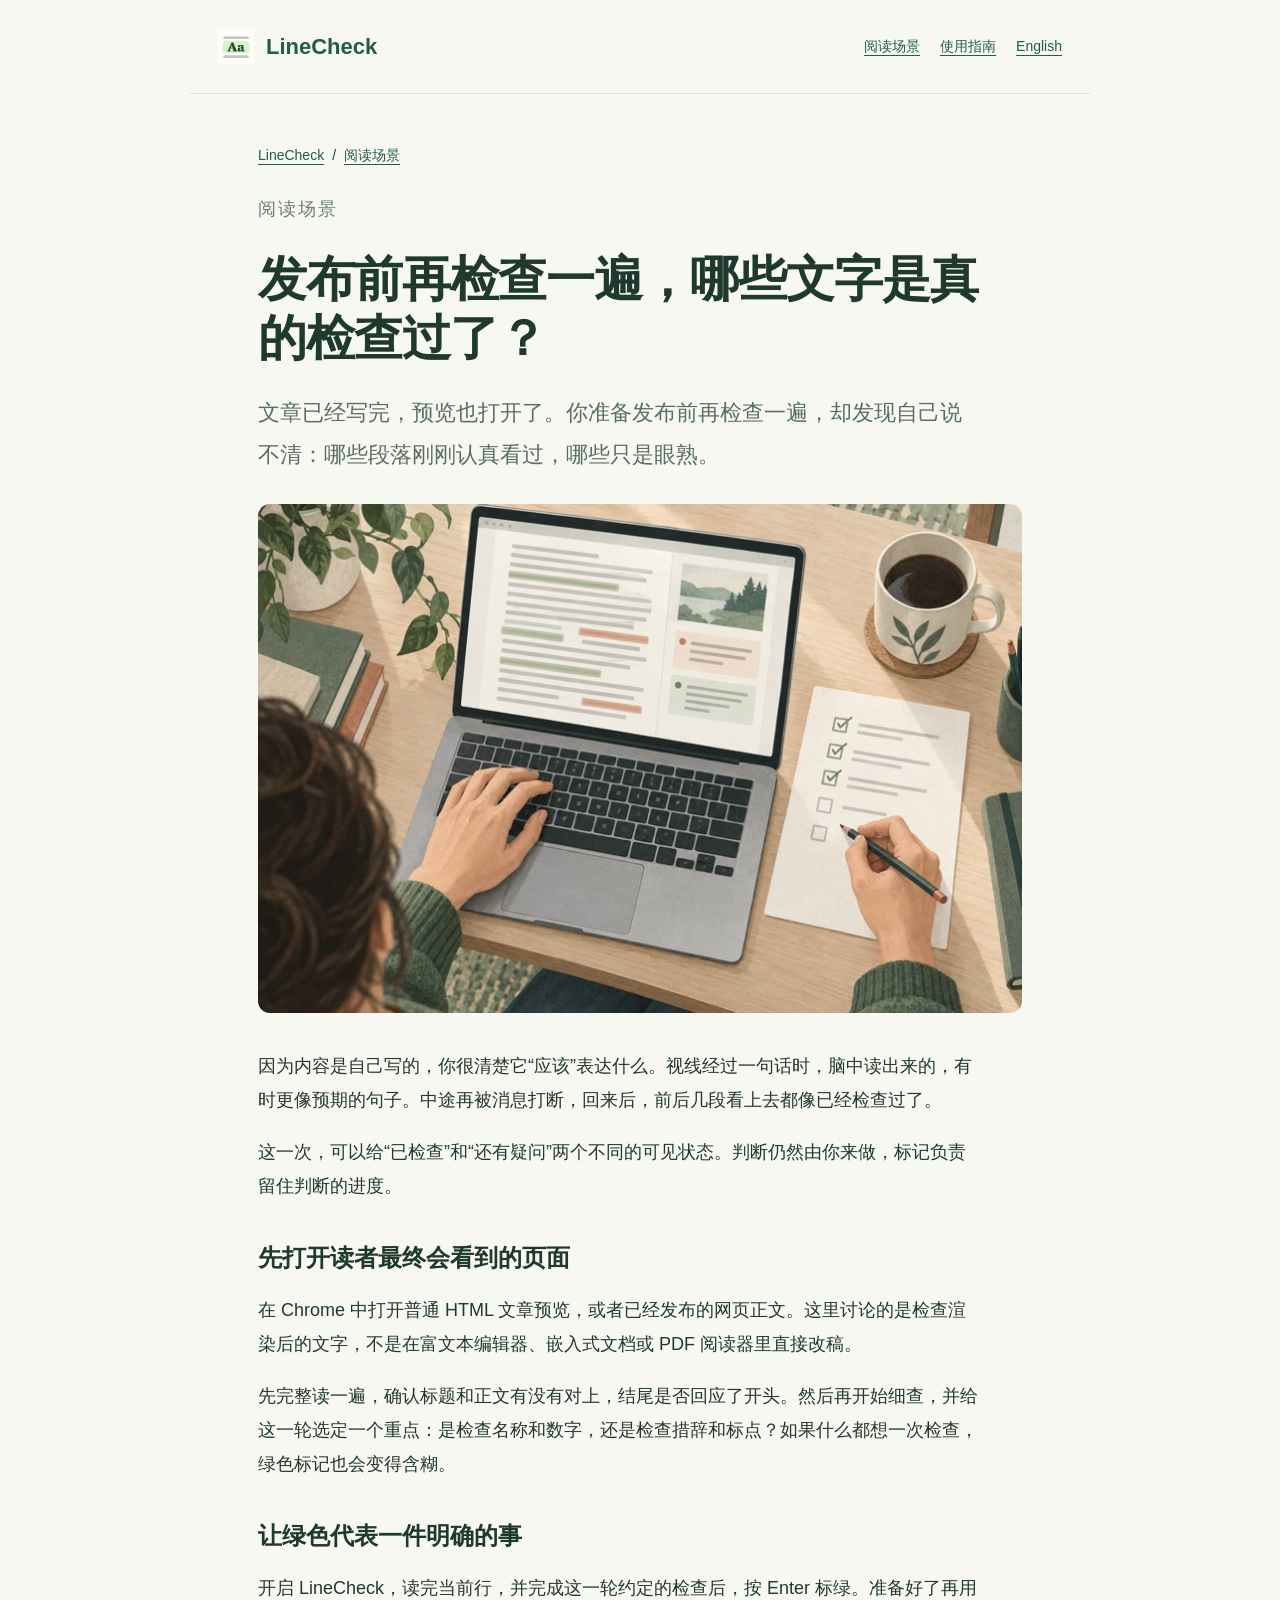
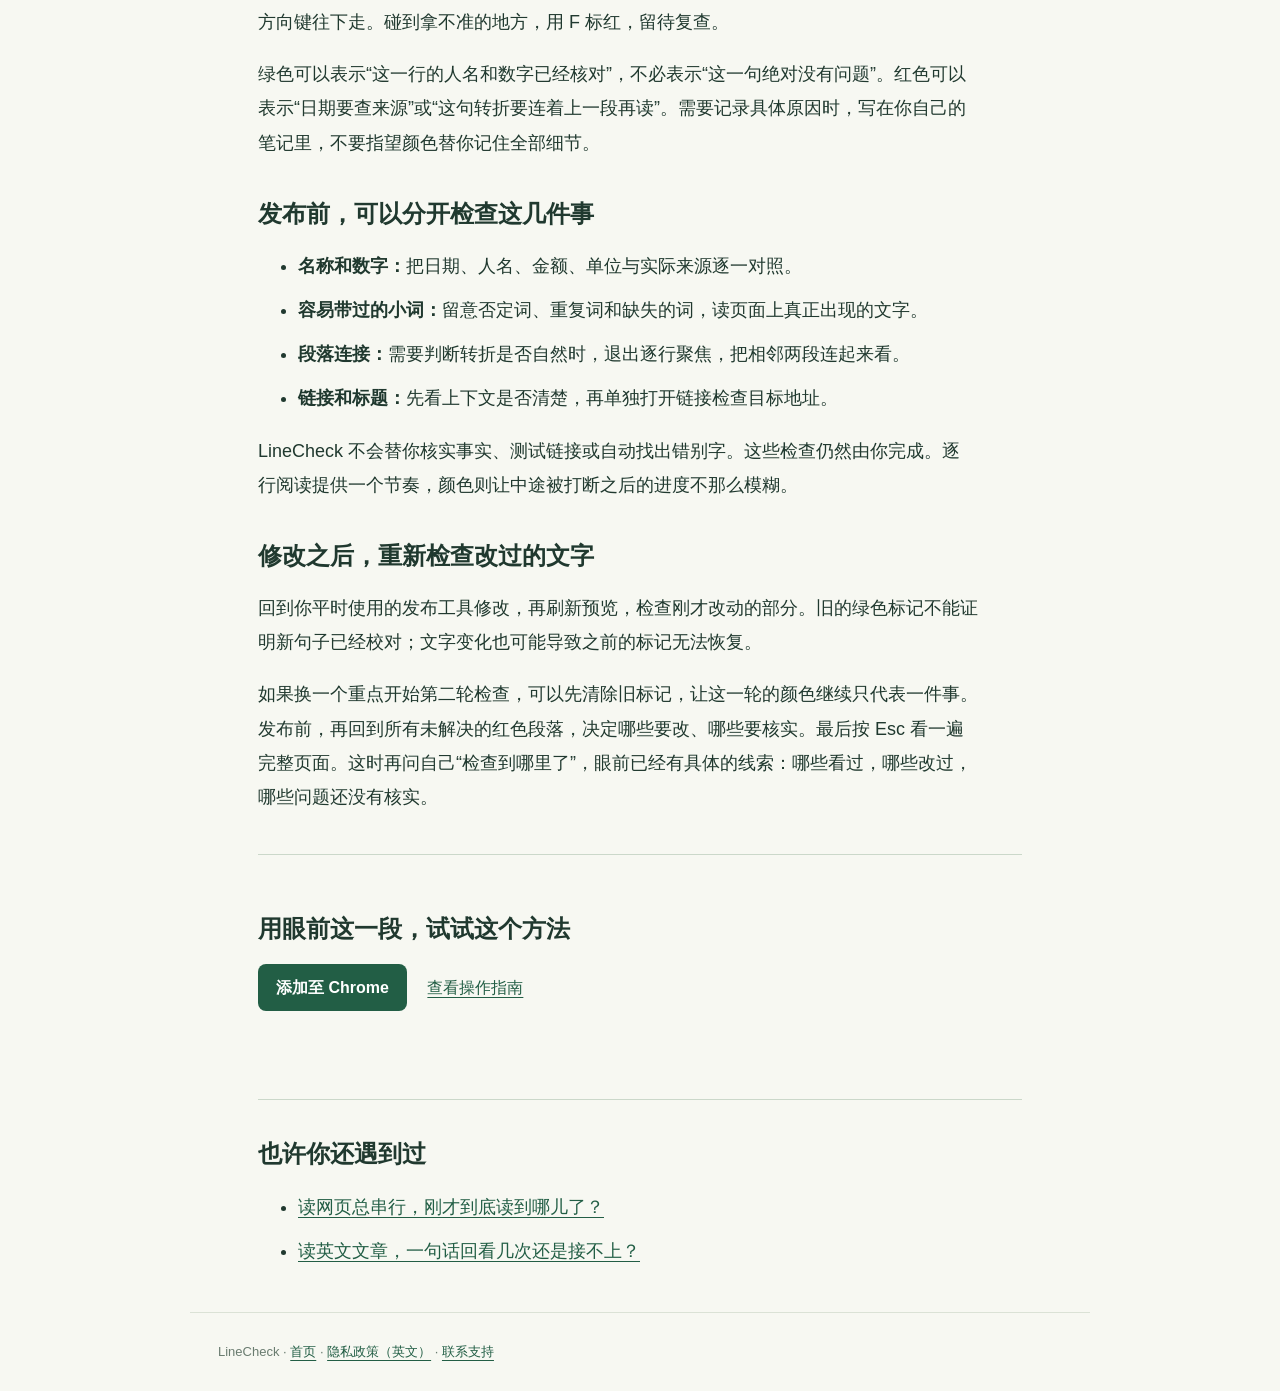
<file: zh/articles/proofread-web-page-line-by-line.html>
<!doctype html>
<html lang="zh-CN">
<head>
  <meta charset="utf-8">
  <meta name="viewport" content="width=device-width, initial-scale=1">
  <title>网页发布前怎么校对？逐行标记已检查的文字 | LineCheck</title>
  <meta name="description" content="文章预览看了很多遍，却分不清哪些段落已经校对？用逐行阅读、绿色已检查标记和红色待复查标记，完成一次有明确范围的网页发布前检查。">
  <meta name="robots" content="index, follow, max-image-preview:large">
  <link rel="canonical" href="https://shaokunw.github.io/linecheck-site/zh/articles/proofread-web-page-line-by-line.html">
  <link rel="alternate" hreflang="en" href="https://shaokunw.github.io/linecheck-site/articles/proofread-web-page-line-by-line.html">
  <link rel="alternate" hreflang="zh-CN" href="https://shaokunw.github.io/linecheck-site/zh/articles/proofread-web-page-line-by-line.html">
  <link rel="alternate" hreflang="x-default" href="https://shaokunw.github.io/linecheck-site/articles/proofread-web-page-line-by-line.html">
  <meta property="og:type" content="article">
  <meta property="og:site_name" content="LineCheck">
  <meta property="og:title" content="网页发布前怎么校对？逐行标记已检查的文字 | LineCheck">
  <meta property="og:description" content="文章预览看了很多遍，却分不清哪些段落已经校对？用逐行阅读、绿色已检查标记和红色待复查标记，完成一次有明确范围的网页发布前检查。">
  <meta property="og:url" content="https://shaokunw.github.io/linecheck-site/zh/articles/proofread-web-page-line-by-line.html">
  <meta property="og:locale" content="zh_CN">
  <meta property="og:image" content="https://shaokunw.github.io/linecheck-site/assets/illustrations/proofreading.jpg">
  <meta property="og:image:width" content="1536">
  <meta property="og:image:height" content="1024">
  <meta property="og:image:type" content="image/jpeg">
  <meta property="og:image:alt" content="插画：读者对照检查清单，复查网页上绿色和红色标记的段落。">
  <meta name="twitter:card" content="summary_large_image">
  <meta name="twitter:title" content="网页发布前怎么校对？逐行标记已检查的文字 | LineCheck">
  <meta name="twitter:description" content="文章预览看了很多遍，却分不清哪些段落已经校对？用逐行阅读、绿色已检查标记和红色待复查标记，完成一次有明确范围的网页发布前检查。">
  <meta name="twitter:image" content="https://shaokunw.github.io/linecheck-site/assets/illustrations/proofreading.jpg">
  <meta name="twitter:image:alt" content="插画：读者对照检查清单，复查网页上绿色和红色标记的段落。">
  <link rel="stylesheet" href="../../style.css?v=20261002-illustrations">
  <link rel="icon" href="../../icon.png" type="image/png">
  <script type="application/ld+json">{"@context": "https://schema.org", "@type": "WebPage", "@id": "https://shaokunw.github.io/linecheck-site/zh/articles/proofread-web-page-line-by-line.html#webpage", "url": "https://shaokunw.github.io/linecheck-site/zh/articles/proofread-web-page-line-by-line.html", "name": "网页发布前怎么校对？逐行标记已检查的文字 | LineCheck", "description": "文章预览看了很多遍，却分不清哪些段落已经校对？用逐行阅读、绿色已检查标记和红色待复查标记，完成一次有明确范围的网页发布前检查。", "inLanguage": "zh-CN", "mainEntity": {"@type": "Article", "headline": "发布前再检查一遍，哪些文字是真的检查过了？", "description": "文章预览看了很多遍，却分不清哪些段落已经校对？用逐行阅读、绿色已检查标记和红色待复查标记，完成一次有明确范围的网页发布前检查。", "inLanguage": "zh-CN", "mainEntityOfPage": {"@id": "https://shaokunw.github.io/linecheck-site/zh/articles/proofread-web-page-line-by-line.html#webpage"}, "image": "https://shaokunw.github.io/linecheck-site/assets/illustrations/proofreading.jpg"}, "breadcrumb": {"@type": "BreadcrumbList", "itemListElement": [{"@type": "ListItem", "position": 1, "name": "LineCheck", "item": "https://shaokunw.github.io/linecheck-site/zh/"}, {"@type": "ListItem", "position": 2, "name": "发布前再检查一遍，哪些文字是真的检查过了？", "item": "https://shaokunw.github.io/linecheck-site/zh/articles/proofread-web-page-line-by-line.html"}]}, "primaryImageOfPage": {"@type": "ImageObject", "url": "https://shaokunw.github.io/linecheck-site/assets/illustrations/proofreading.jpg", "width": 1536, "height": 1024}}</script>
</head>
<body>
  <a class="skip-link" href="#main">跳至正文</a>
  <header><a class="brand" href="../"><img src="../../icon.png" alt="" width="36" height="36">LineCheck</a><nav aria-label="主导航"><a href="../#reading-situations">阅读场景</a><a href="../guide.html">使用指南</a><a href="../../articles/proofread-web-page-line-by-line.html" lang="en" hreflang="en">English</a></nav></header>
  <main id="main" class="story-page">
    <nav class="breadcrumbs" aria-label="当前位置"><a href="../">LineCheck</a> / <a href="../#reading-situations">阅读场景</a></nav>
    <article>
      <p class="eyebrow">阅读场景</p>
      <h1>发布前再检查一遍，哪些文字是真的检查过了？</h1>
      <p class="lead">文章已经写完，预览也打开了。你准备发布前再检查一遍，却发现自己说不清：哪些段落刚刚认真看过，哪些只是眼熟。</p>
<figure class="article-illustration"><img src="../../assets/illustrations/proofreading.jpg" srcset="../../assets/illustrations/proofreading-768.jpg 768w, ../../assets/illustrations/proofreading.jpg 1536w" sizes="(max-width: 820px) calc(100vw - 44px), 764px" width="1536" height="1024" alt="插画：读者对照检查清单，复查网页上绿色和红色标记的段落。" decoding="async"></figure>
<p>因为内容是自己写的，你很清楚它“应该”表达什么。视线经过一句话时，脑中读出来的，有时更像预期的句子。中途再被消息打断，回来后，前后几段看上去都像已经检查过了。</p>
<p>这一次，可以给“已检查”和“还有疑问”两个不同的可见状态。判断仍然由你来做，标记负责留住判断的进度。</p>
<h2>先打开读者最终会看到的页面</h2>
<p>在 Chrome 中打开普通 HTML 文章预览，或者已经发布的网页正文。这里讨论的是检查渲染后的文字，不是在富文本编辑器、嵌入式文档或 PDF 阅读器里直接改稿。</p>
<p>先完整读一遍，确认标题和正文有没有对上，结尾是否回应了开头。然后再开始细查，并给这一轮选定一个重点：是检查名称和数字，还是检查措辞和标点？如果什么都想一次检查，绿色标记也会变得含糊。</p>
<h2>让绿色代表一件明确的事</h2>
<p>开启 LineCheck，读完当前行，并完成这一轮约定的检查后，按 Enter 标绿。准备好了再用方向键往下走。碰到拿不准的地方，用 F 标红，留待复查。</p>
<p>绿色可以表示“这一行的人名和数字已经核对”，不必表示“这一句绝对没有问题”。红色可以表示“日期要查来源”或“这句转折要连着上一段再读”。需要记录具体原因时，写在你自己的笔记里，不要指望颜色替你记住全部细节。</p>
<h2>发布前，可以分开检查这几件事</h2>
<ul><li><strong>名称和数字：</strong>把日期、人名、金额、单位与实际来源逐一对照。</li><li><strong>容易带过的小词：</strong>留意否定词、重复词和缺失的词，读页面上真正出现的文字。</li><li><strong>段落连接：</strong>需要判断转折是否自然时，退出逐行聚焦，把相邻两段连起来看。</li><li><strong>链接和标题：</strong>先看上下文是否清楚，再单独打开链接检查目标地址。</li></ul>
<p>LineCheck 不会替你核实事实、测试链接或自动找出错别字。这些检查仍然由你完成。逐行阅读提供一个节奏，颜色则让中途被打断之后的进度不那么模糊。</p>
<h2>修改之后，重新检查改过的文字</h2>
<p>回到你平时使用的发布工具修改，再刷新预览，检查刚才改动的部分。旧的绿色标记不能证明新句子已经校对；文字变化也可能导致之前的标记无法恢复。</p>
<p>如果换一个重点开始第二轮检查，可以先清除旧标记，让这一轮的颜色继续只代表一件事。发布前，再回到所有未解决的红色段落，决定哪些要改、哪些要核实。最后按 Esc 看一遍完整页面。这时再问自己“检查到哪里了”，眼前已经有具体的线索：哪些看过，哪些改过，哪些问题还没有核实。</p>
    </article>
    <aside class="article-action" aria-label="试用 LineCheck"><h2>用眼前这一段，试试这个方法</h2><p><a class="button" href="https://chromewebstore.google.com/detail/linecheck/pcfmhpdkaplkchannpbidjinmlknlein">添加至 Chrome</a> <a href="../guide.html">查看操作指南</a></p></aside>
    <aside class="related-reading" aria-label="其他阅读场景"><h2>也许你还遇到过</h2><ul><li><a href="lose-place-reading-online.html">读网页总串行，刚才到底读到哪儿了？</a></li><li><a href="read-english-articles-line-by-line.html">读英文文章，一句话回看几次还是接不上？</a></li></ul></aside>
  </main>
  <footer>LineCheck · <a href="../">首页</a> · <a href="../../privacy.html">隐私政策（英文）</a> · <a href="mailto:wangsk15@outlook.com">联系支持</a></footer>
</body>
</html>
</file>
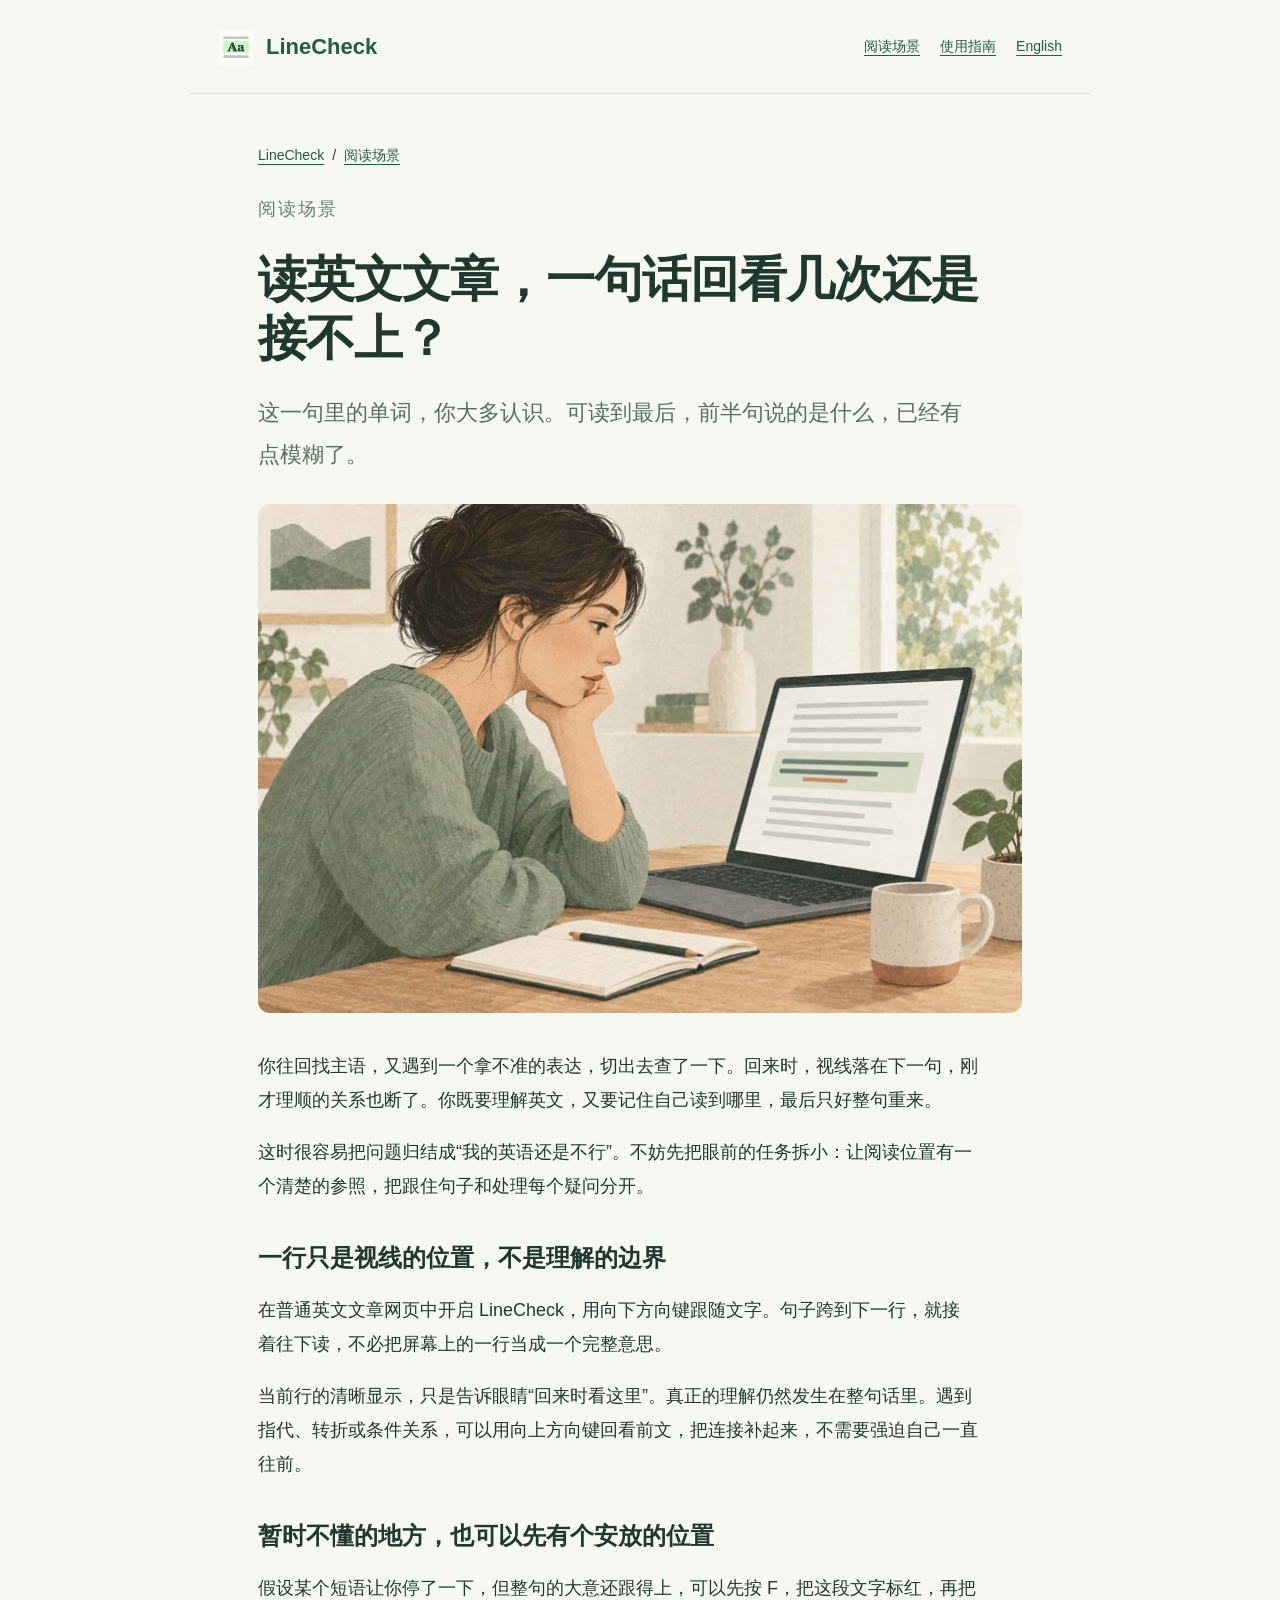
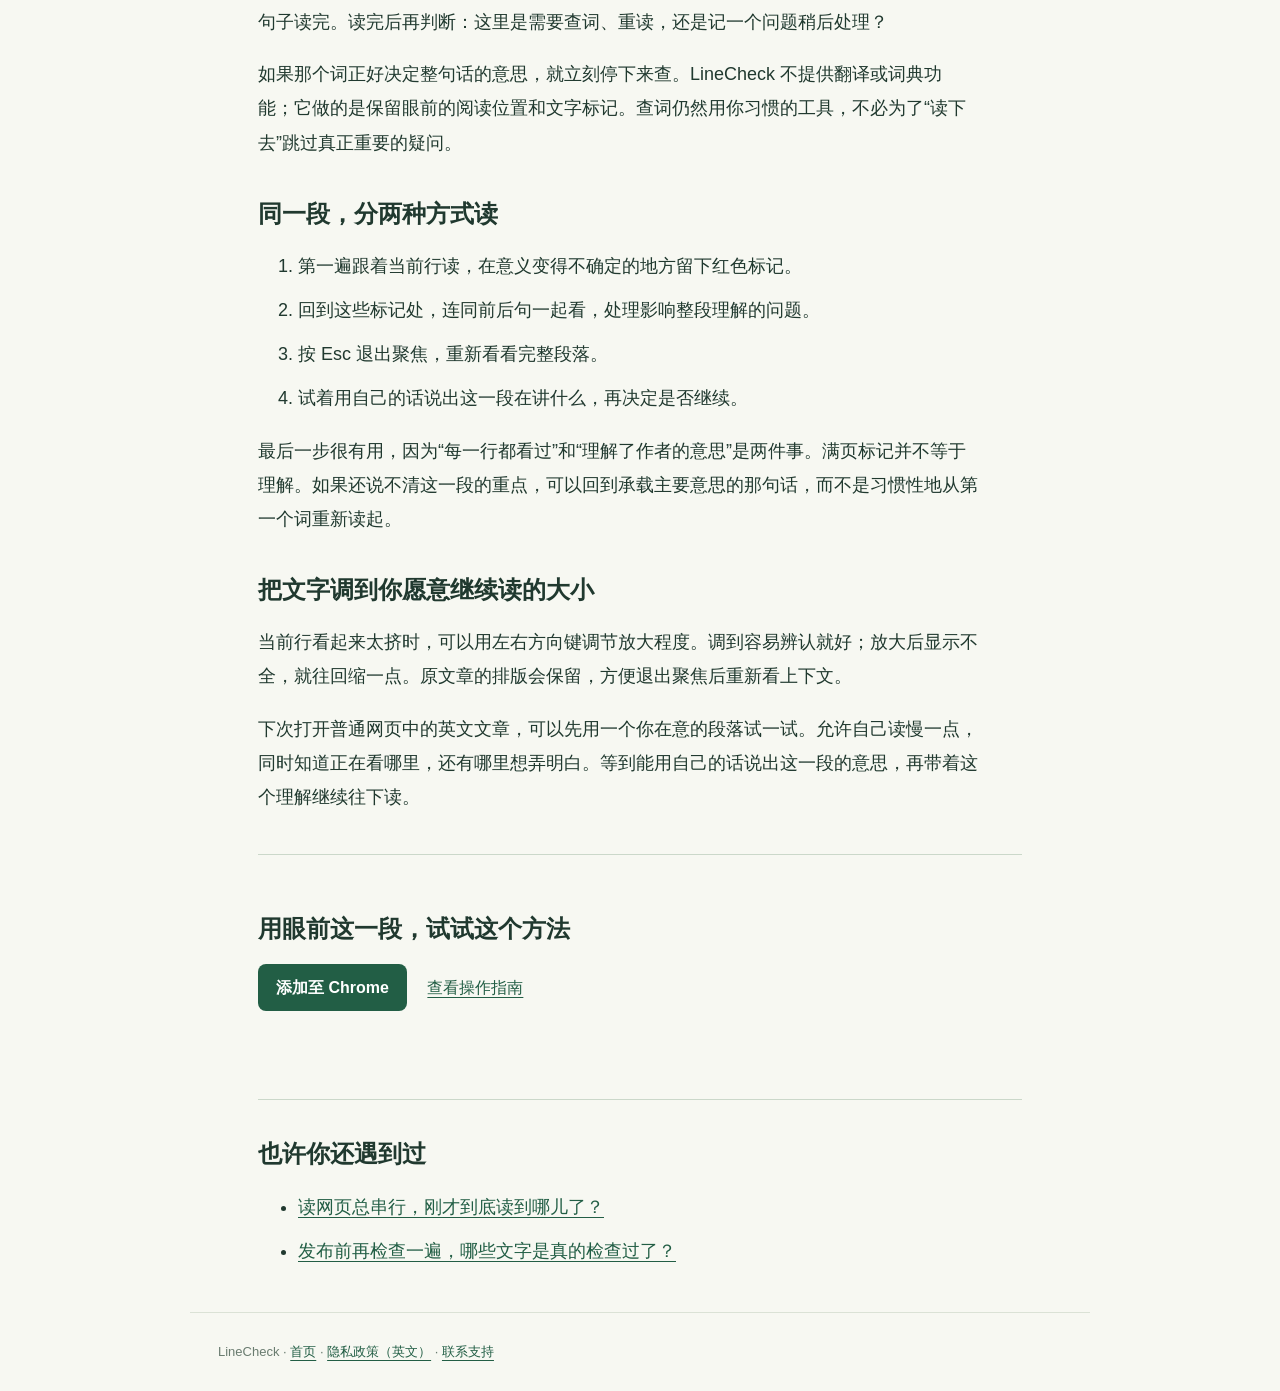
<file: zh/articles/read-english-articles-line-by-line.html>
<!doctype html>
<html lang="zh-CN">
<head>
  <meta charset="utf-8">
  <meta name="viewport" content="width=device-width, initial-scale=1">
  <title>读英文文章总要回看？试试逐行精读 | LineCheck</title>
  <meta name="description" content="单词大多认识，英文长句却读到后面忘了前面？试试在网页上逐行精读、标记疑问，再回到整段理解，把找位置和理解句意分开处理。">
  <meta name="robots" content="index, follow, max-image-preview:large">
  <link rel="canonical" href="https://shaokunw.github.io/linecheck-site/zh/articles/read-english-articles-line-by-line.html">
  <link rel="alternate" hreflang="en" href="https://shaokunw.github.io/linecheck-site/articles/read-english-articles-line-by-line.html">
  <link rel="alternate" hreflang="zh-CN" href="https://shaokunw.github.io/linecheck-site/zh/articles/read-english-articles-line-by-line.html">
  <link rel="alternate" hreflang="x-default" href="https://shaokunw.github.io/linecheck-site/articles/read-english-articles-line-by-line.html">
  <meta property="og:type" content="article">
  <meta property="og:site_name" content="LineCheck">
  <meta property="og:title" content="读英文文章总要回看？试试逐行精读 | LineCheck">
  <meta property="og:description" content="单词大多认识，英文长句却读到后面忘了前面？试试在网页上逐行精读、标记疑问，再回到整段理解，把找位置和理解句意分开处理。">
  <meta property="og:url" content="https://shaokunw.github.io/linecheck-site/zh/articles/read-english-articles-line-by-line.html">
  <meta property="og:locale" content="zh_CN">
  <meta property="og:image" content="https://shaokunw.github.io/linecheck-site/assets/illustrations/english-reading.jpg">
  <meta property="og:image:width" content="1536">
  <meta property="og:image:height" content="1024">
  <meta property="og:image:type" content="image/jpeg">
  <meta property="og:image:alt" content="插画：读者托腮细读电脑上的文字，身旁放着记录疑问的笔记本。">
  <meta name="twitter:card" content="summary_large_image">
  <meta name="twitter:title" content="读英文文章总要回看？试试逐行精读 | LineCheck">
  <meta name="twitter:description" content="单词大多认识，英文长句却读到后面忘了前面？试试在网页上逐行精读、标记疑问，再回到整段理解，把找位置和理解句意分开处理。">
  <meta name="twitter:image" content="https://shaokunw.github.io/linecheck-site/assets/illustrations/english-reading.jpg">
  <meta name="twitter:image:alt" content="插画：读者托腮细读电脑上的文字，身旁放着记录疑问的笔记本。">
  <link rel="stylesheet" href="../../style.css?v=20261002-illustrations">
  <link rel="icon" href="../../icon.png" type="image/png">
  <script type="application/ld+json">{"@context": "https://schema.org", "@type": "WebPage", "@id": "https://shaokunw.github.io/linecheck-site/zh/articles/read-english-articles-line-by-line.html#webpage", "url": "https://shaokunw.github.io/linecheck-site/zh/articles/read-english-articles-line-by-line.html", "name": "读英文文章总要回看？试试逐行精读 | LineCheck", "description": "单词大多认识，英文长句却读到后面忘了前面？试试在网页上逐行精读、标记疑问，再回到整段理解，把找位置和理解句意分开处理。", "inLanguage": "zh-CN", "mainEntity": {"@type": "Article", "headline": "读英文文章，一句话回看几次还是接不上？", "description": "单词大多认识，英文长句却读到后面忘了前面？试试在网页上逐行精读、标记疑问，再回到整段理解，把找位置和理解句意分开处理。", "inLanguage": "zh-CN", "mainEntityOfPage": {"@id": "https://shaokunw.github.io/linecheck-site/zh/articles/read-english-articles-line-by-line.html#webpage"}, "image": "https://shaokunw.github.io/linecheck-site/assets/illustrations/english-reading.jpg"}, "breadcrumb": {"@type": "BreadcrumbList", "itemListElement": [{"@type": "ListItem", "position": 1, "name": "LineCheck", "item": "https://shaokunw.github.io/linecheck-site/zh/"}, {"@type": "ListItem", "position": 2, "name": "读英文文章，一句话回看几次还是接不上？", "item": "https://shaokunw.github.io/linecheck-site/zh/articles/read-english-articles-line-by-line.html"}]}, "primaryImageOfPage": {"@type": "ImageObject", "url": "https://shaokunw.github.io/linecheck-site/assets/illustrations/english-reading.jpg", "width": 1536, "height": 1024}}</script>
</head>
<body>
  <a class="skip-link" href="#main">跳至正文</a>
  <header><a class="brand" href="../"><img src="../../icon.png" alt="" width="36" height="36">LineCheck</a><nav aria-label="主导航"><a href="../#reading-situations">阅读场景</a><a href="../guide.html">使用指南</a><a href="../../articles/read-english-articles-line-by-line.html" lang="en" hreflang="en">English</a></nav></header>
  <main id="main" class="story-page">
    <nav class="breadcrumbs" aria-label="当前位置"><a href="../">LineCheck</a> / <a href="../#reading-situations">阅读场景</a></nav>
    <article>
      <p class="eyebrow">阅读场景</p>
      <h1>读英文文章，一句话回看几次还是接不上？</h1>
      <p class="lead">这一句里的单词，你大多认识。可读到最后，前半句说的是什么，已经有点模糊了。</p>
<figure class="article-illustration"><img src="../../assets/illustrations/english-reading.jpg" srcset="../../assets/illustrations/english-reading-768.jpg 768w, ../../assets/illustrations/english-reading.jpg 1536w" sizes="(max-width: 820px) calc(100vw - 44px), 764px" width="1536" height="1024" alt="插画：读者托腮细读电脑上的文字，身旁放着记录疑问的笔记本。" decoding="async"></figure>
<p>你往回找主语，又遇到一个拿不准的表达，切出去查了一下。回来时，视线落在下一句，刚才理顺的关系也断了。你既要理解英文，又要记住自己读到哪里，最后只好整句重来。</p>
<p>这时很容易把问题归结成“我的英语还是不行”。不妨先把眼前的任务拆小：让阅读位置有一个清楚的参照，把跟住句子和处理每个疑问分开。</p>
<h2>一行只是视线的位置，不是理解的边界</h2>
<p>在普通英文文章网页中开启 LineCheck，用向下方向键跟随文字。句子跨到下一行，就接着往下读，不必把屏幕上的一行当成一个完整意思。</p>
<p>当前行的清晰显示，只是告诉眼睛“回来时看这里”。真正的理解仍然发生在整句话里。遇到指代、转折或条件关系，可以用向上方向键回看前文，把连接补起来，不需要强迫自己一直往前。</p>
<h2>暂时不懂的地方，也可以先有个安放的位置</h2>
<p>假设某个短语让你停了一下，但整句的大意还跟得上，可以先按 F，把这段文字标红，再把句子读完。读完后再判断：这里是需要查词、重读，还是记一个问题稍后处理？</p>
<p>如果那个词正好决定整句话的意思，就立刻停下来查。LineCheck 不提供翻译或词典功能；它做的是保留眼前的阅读位置和文字标记。查词仍然用你习惯的工具，不必为了“读下去”跳过真正重要的疑问。</p>
<h2>同一段，分两种方式读</h2>
<ol><li>第一遍跟着当前行读，在意义变得不确定的地方留下红色标记。</li><li>回到这些标记处，连同前后句一起看，处理影响整段理解的问题。</li><li>按 Esc 退出聚焦，重新看看完整段落。</li><li>试着用自己的话说出这一段在讲什么，再决定是否继续。</li></ol>
<p>最后一步很有用，因为“每一行都看过”和“理解了作者的意思”是两件事。满页标记并不等于理解。如果还说不清这一段的重点，可以回到承载主要意思的那句话，而不是习惯性地从第一个词重新读起。</p>
<h2>把文字调到你愿意继续读的大小</h2>
<p>当前行看起来太挤时，可以用左右方向键调节放大程度。调到容易辨认就好；放大后显示不全，就往回缩一点。原文章的排版会保留，方便退出聚焦后重新看上下文。</p>
<p>下次打开普通网页中的英文文章，可以先用一个你在意的段落试一试。允许自己读慢一点，同时知道正在看哪里，还有哪里想弄明白。等到能用自己的话说出这一段的意思，再带着这个理解继续往下读。</p>
    </article>
    <aside class="article-action" aria-label="试用 LineCheck"><h2>用眼前这一段，试试这个方法</h2><p><a class="button" href="https://chromewebstore.google.com/detail/linecheck/pcfmhpdkaplkchannpbidjinmlknlein">添加至 Chrome</a> <a href="../guide.html">查看操作指南</a></p></aside>
    <aside class="related-reading" aria-label="其他阅读场景"><h2>也许你还遇到过</h2><ul><li><a href="lose-place-reading-online.html">读网页总串行，刚才到底读到哪儿了？</a></li><li><a href="proofread-web-page-line-by-line.html">发布前再检查一遍，哪些文字是真的检查过了？</a></li></ul></aside>
  </main>
  <footer>LineCheck · <a href="../">首页</a> · <a href="../../privacy.html">隐私政策（英文）</a> · <a href="mailto:wangsk15@outlook.com">联系支持</a></footer>
</body>
</html>
</file>
<file: style.css>
:root{font-family:Inter,-apple-system,BlinkMacSystemFont,"Segoe UI",sans-serif;color:#20392f;background:#f7f8f2;line-height:1.7}*{box-sizing:border-box}body{margin:0}header,main,footer{max-width:900px;margin:auto;padding:28px}header{display:flex;justify-content:space-between;align-items:center;gap:20px;border-bottom:1px solid #dbe2d6}a{color:#225e45;text-underline-offset:4px}.brand{display:flex;gap:12px;align-items:center;font-weight:750;font-size:22px;text-decoration:none}.brand img{width:36px;height:36px}nav{display:flex;gap:20px;font-size:14px}.eyebrow{font-size:12px;letter-spacing:2px;text-transform:uppercase;color:#6b8072}h1{font-size:clamp(36px,6vw,62px);line-height:1.1;letter-spacing:-2px;margin:24px 0}h2{font-size:24px;margin-top:38px;line-height:1.3}p{max-width:720px}.lead{font-size:21px;color:#587060}.hero{padding-top:65px;padding-bottom:45px}.badge{display:inline-block;font-size:13px;border:1px solid #cbd8ca;padding:5px 11px;border-radius:30px}.reading{margin:40px 0;background:#e0e6dd;border-radius:14px;padding:26px;color:#6c7b71}.reading p{margin:8px 0}.reading .focus{background:#fff;padding:7px 10px;margin:14px -12px;color:#1d3528;border-left:3px solid #39765a}.reading mark{background:#cce8d4;color:inherit}kbd{background:#e8eee4;padding:2px 6px;border:1px solid #ccd7c7;border-radius:4px;font-size:12px}.grid{display:grid;grid-template-columns:repeat(3,1fr);gap:25px}.grid h2{font-size:18px;margin:0}.grid p{font-size:15px}footer{border-top:1px solid #dbe2d6;font-size:13px;color:#6a7c70}.policy h1{font-size:40px}.policy li{margin:8px 0}.meta{font-size:14px;color:#667a6b}@media(max-width:600px){header,main,footer{padding:22px}nav{gap:12px}.grid{grid-template-columns:1fr}h1{letter-spacing:-1px}}

/* Keep navigation and instructions readable on narrow screens without scripts. */
html{scroll-padding-top:24px}
body{overflow-wrap:break-word}
header{flex-wrap:wrap}
nav{flex-wrap:wrap;align-items:center}
nav a{padding-block:6px}
h3{font-size:19px;line-height:1.4;margin-top:28px}
li{margin-block:10px}
code{overflow-wrap:anywhere;font-size:.92em}
.actions{display:flex;align-items:center;flex-wrap:wrap;gap:20px}
.button{display:inline-block;padding:10px 18px;border-radius:8px;background:#225e45;color:#fff;text-decoration:none;font-weight:650}
.breadcrumbs,.contents{gap:8px;margin-block:16px}
table{width:100%;border-collapse:collapse;margin-block:24px;text-align:left}
caption{text-align:left;font-weight:650;margin-bottom:10px}
th,td{padding:12px 10px;border-bottom:1px solid #cbd8ca;vertical-align:top}
th[scope="row"]{width:25%}
table kbd{white-space:nowrap}
:focus-visible{outline:3px solid #225e45;outline-offset:4px}
.skip-link{position:absolute;left:16px;top:8px;padding:8px 12px;background:#fff;transform:translateY(-160%);z-index:1}
.skip-link:focus{transform:translateY(0)}
@media(max-width:600px){.hero{padding-top:30px}nav{column-gap:16px;row-gap:0}.lead{font-size:19px}th,td{padding:10px 6px}}

.scenario-list{display:grid;gap:20px;margin:28px 0 48px}
.scenario-card{padding:26px;border:1px solid #cbd8ca;border-radius:12px;background:#fffdf8}
.scenario-card .eyebrow{margin:0}
.scenario-card h3{font-size:25px;margin:12px 0}
.scenario-card h3 a{text-decoration:none}
.scenario-card p{margin-bottom:16px}
.story-link{font-size:15px}
.try-reading,.article-action{padding-block:20px}
.story-page{max-width:820px}
.story-page h1{font-size:clamp(32px,4.7vw,49px);line-height:1.2;letter-spacing:-1px}
.story-page article>p,.story-page li{font-size:18px;line-height:1.9}
.story-page article>.lead{font-size:22px}
.article-action,.related-reading{margin-top:40px;border-top:1px solid #cbd8ca}
.article-action .button{margin:0 16px 12px 0}
@media(max-width:600px){.scenario-card{padding:20px}.scenario-card h3{font-size:22px}.story-page article>p,.story-page li{font-size:17px}.story-page article>.lead{font-size:20px}}

.article-illustration{margin:28px 0 36px}
.article-illustration img{display:block;width:100%;height:auto;border-radius:12px}
.scenario-card{display:grid;grid-template-columns:230px minmax(0,1fr);gap:24px;align-items:center}
.scenario-image{display:block;width:100%;height:auto;border-radius:8px}
@media(max-width:600px){.scenario-card{grid-template-columns:1fr;gap:18px}.article-illustration{margin:24px 0 28px}}
</file>
